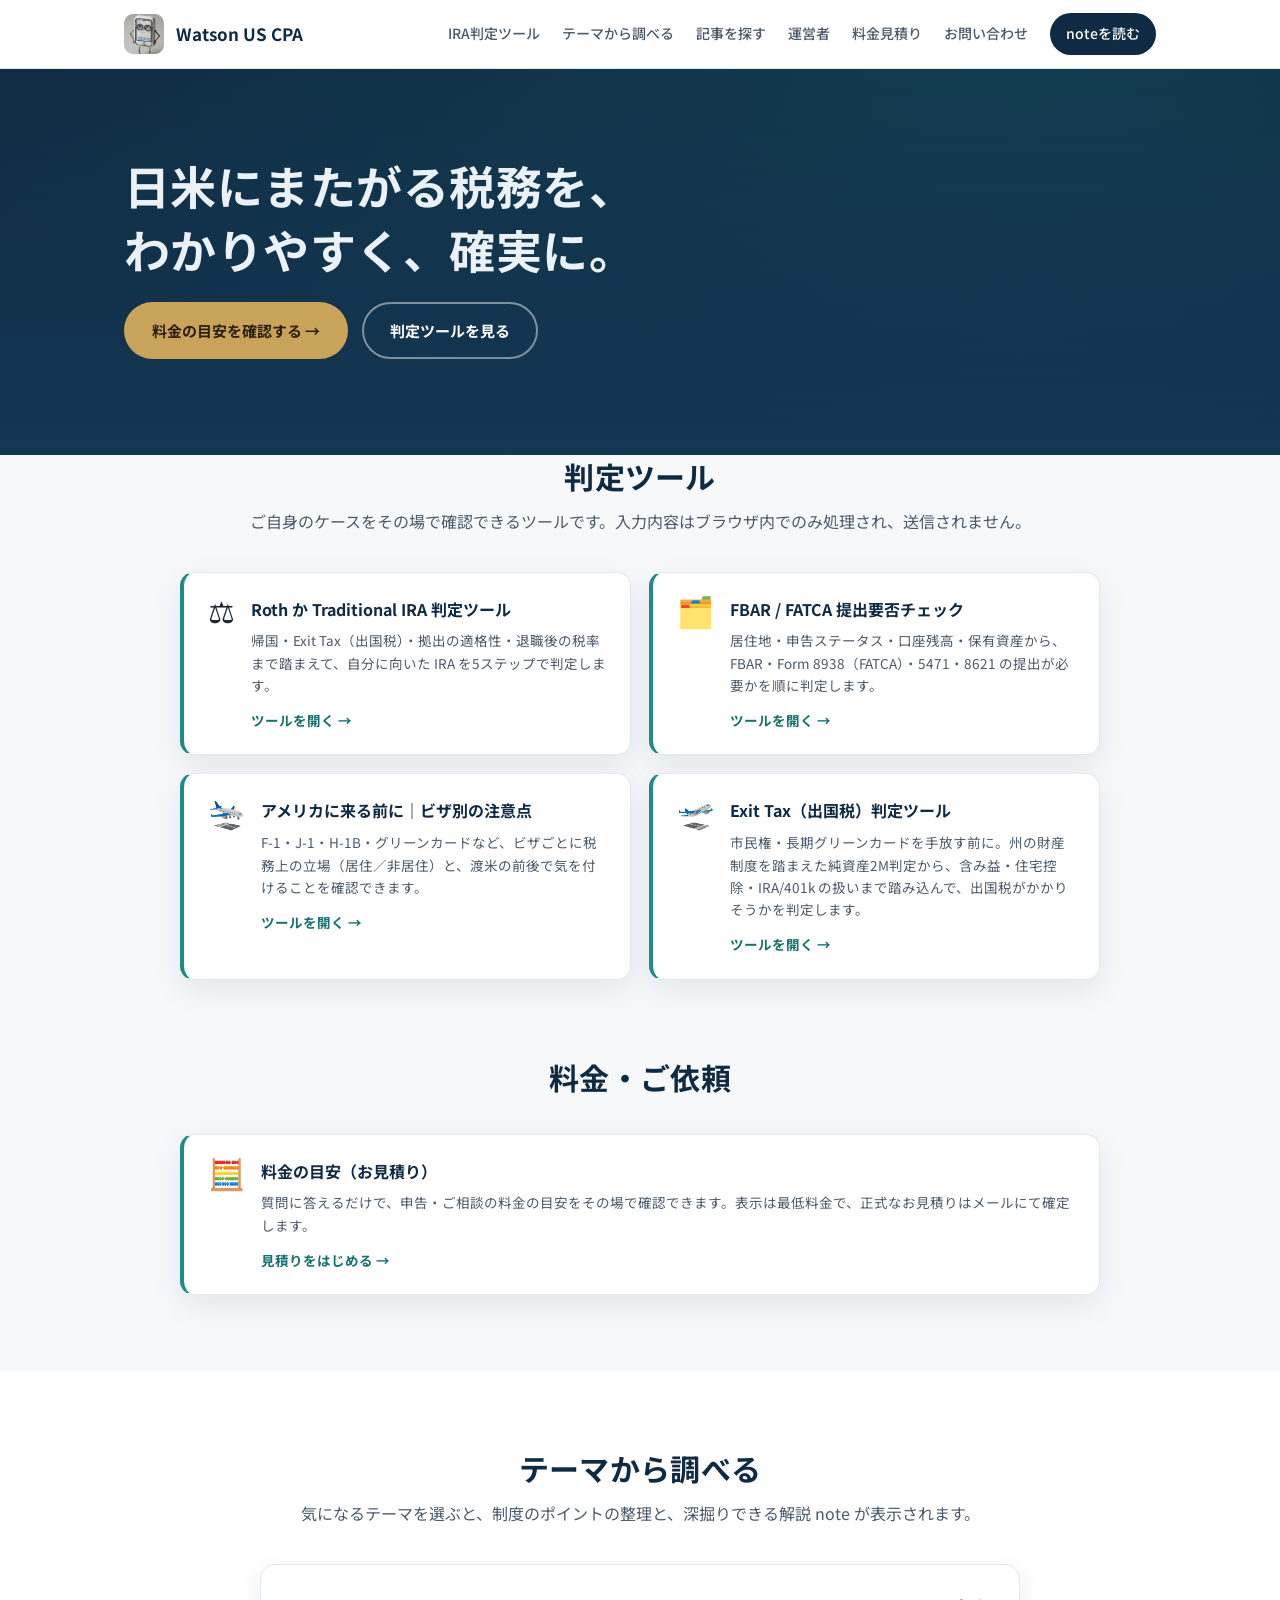
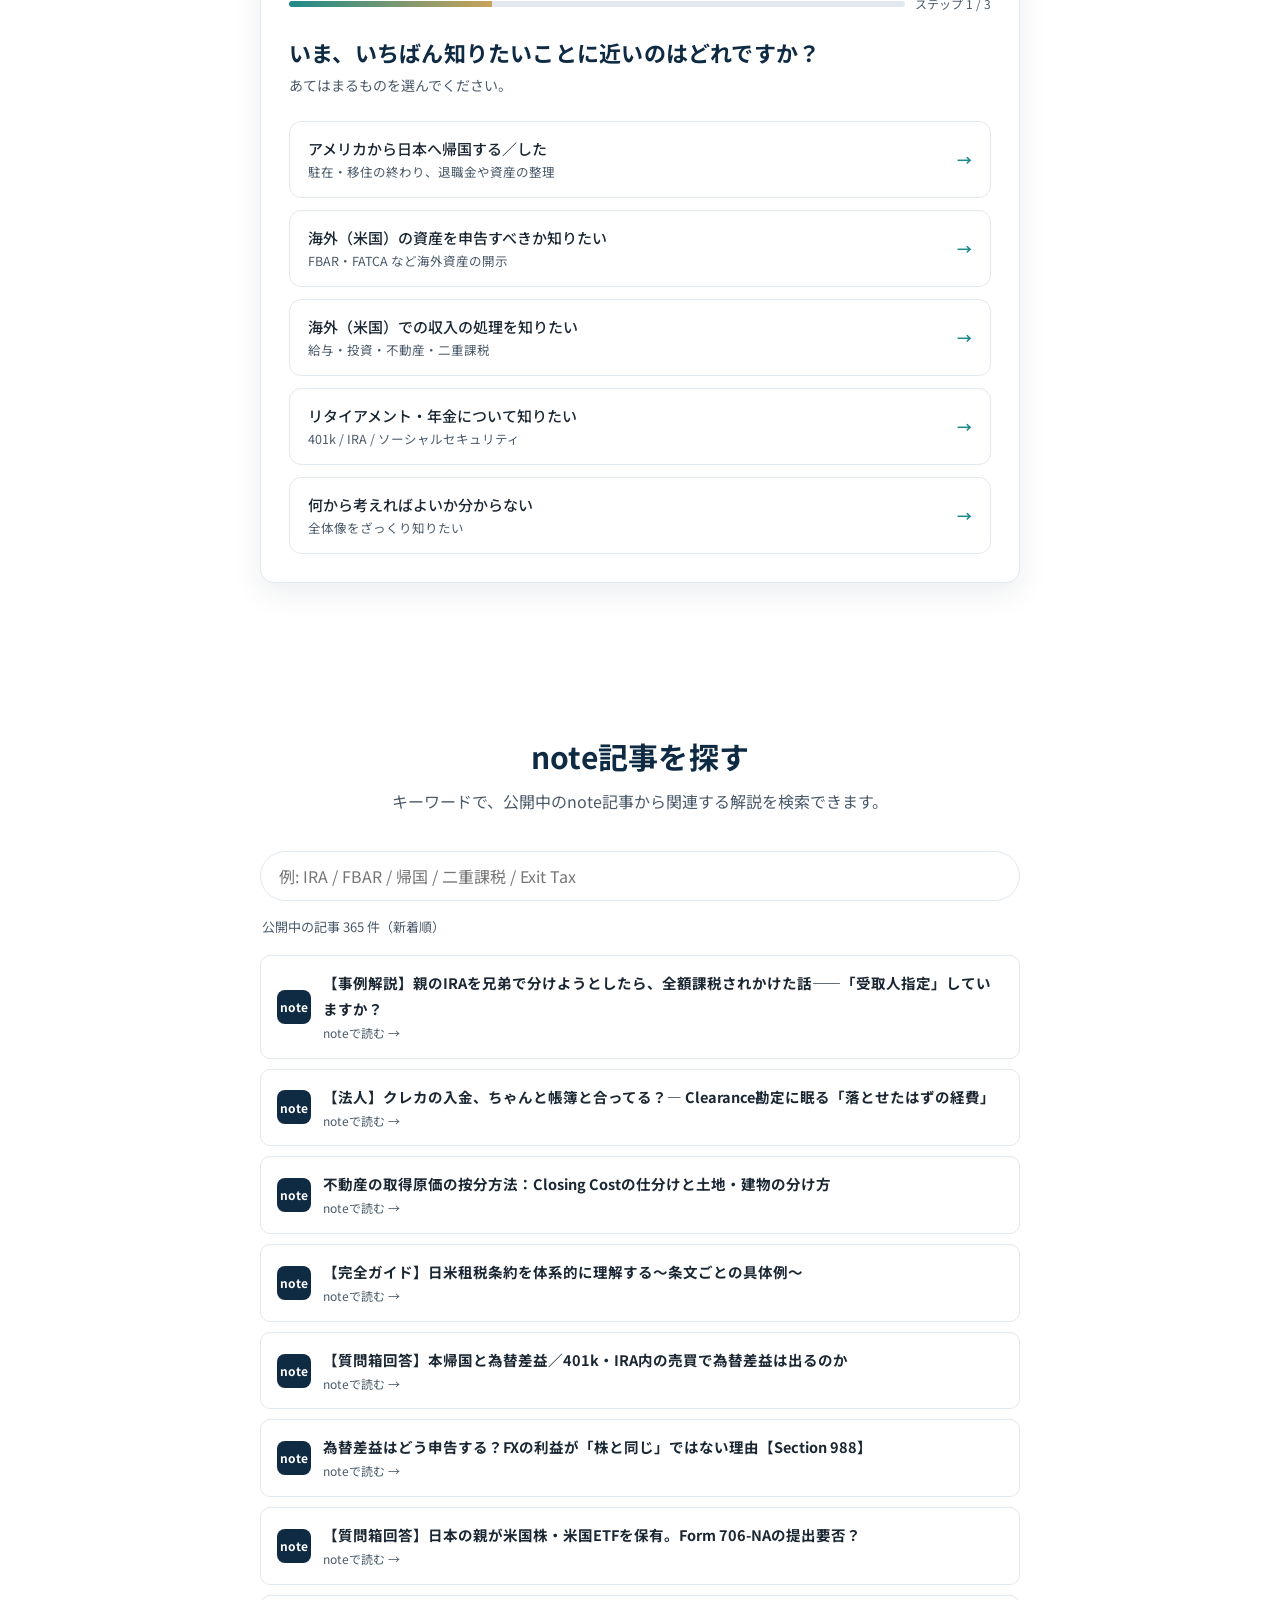
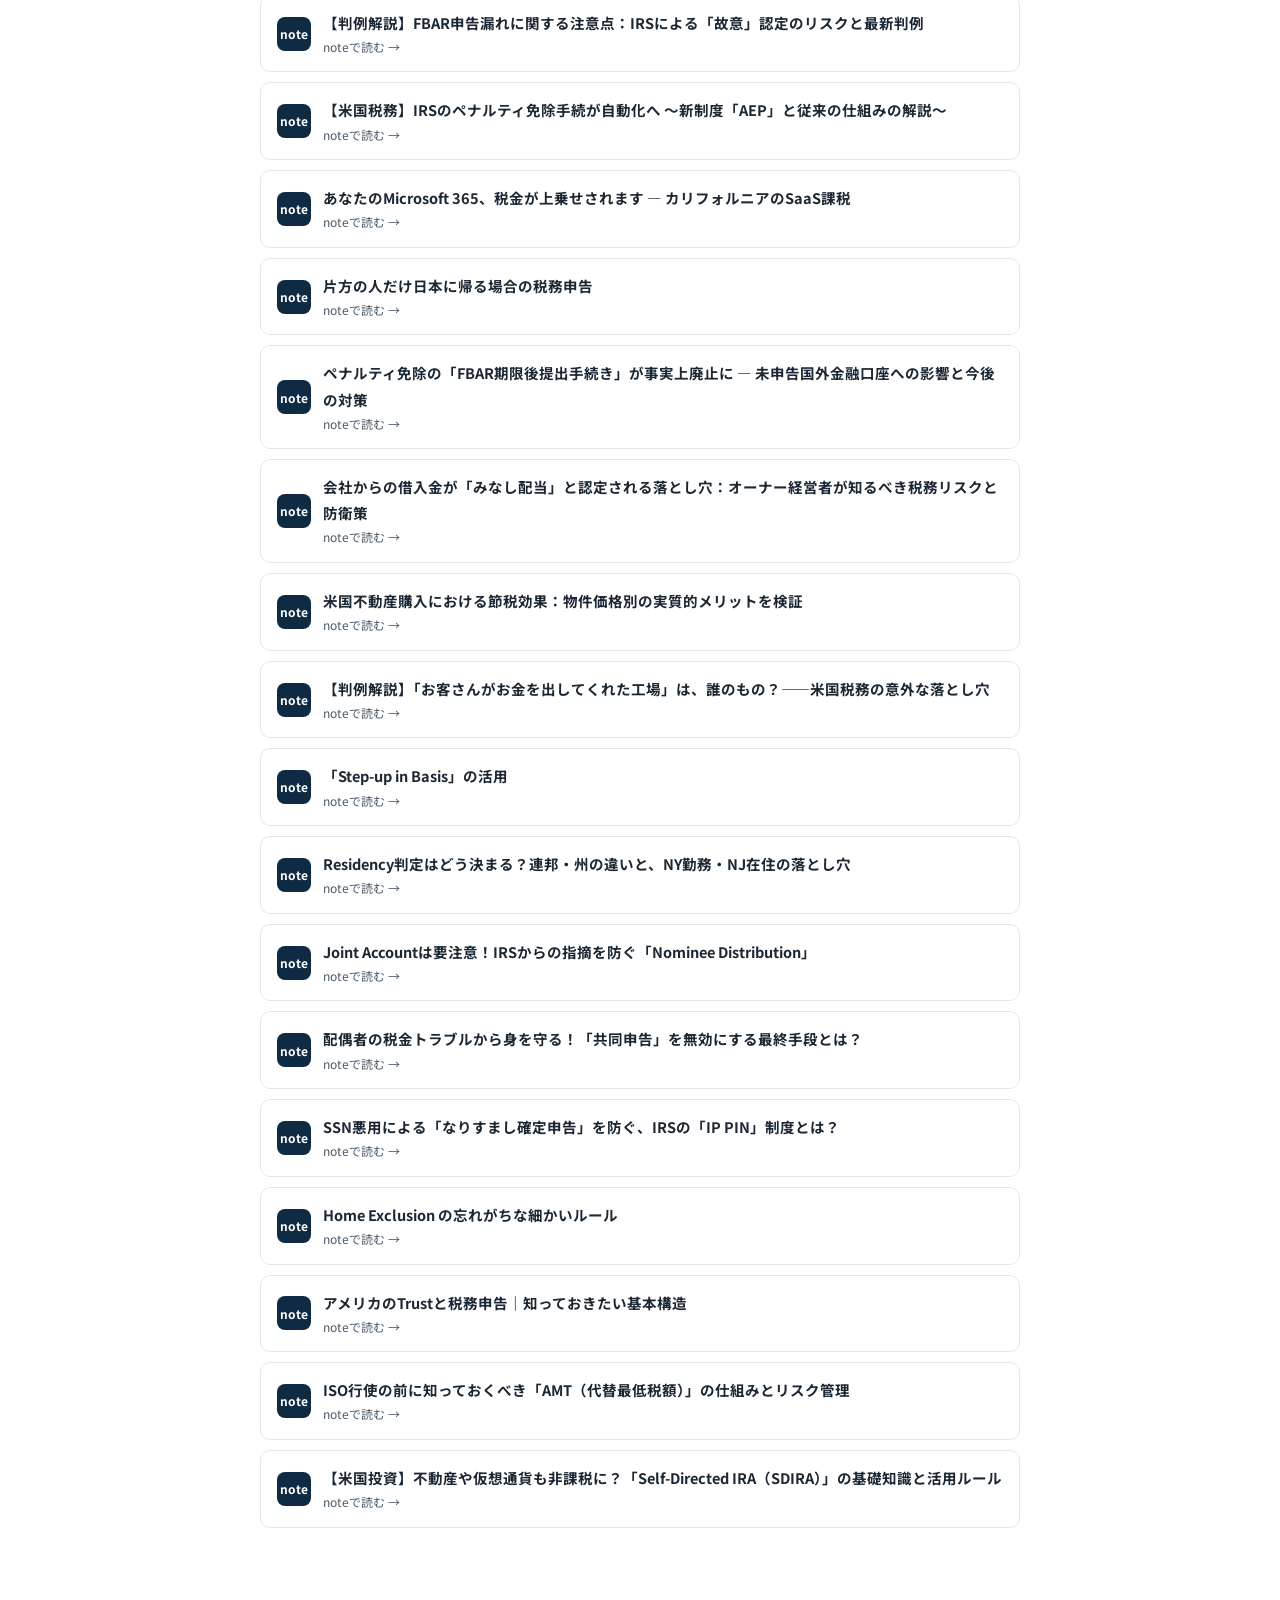
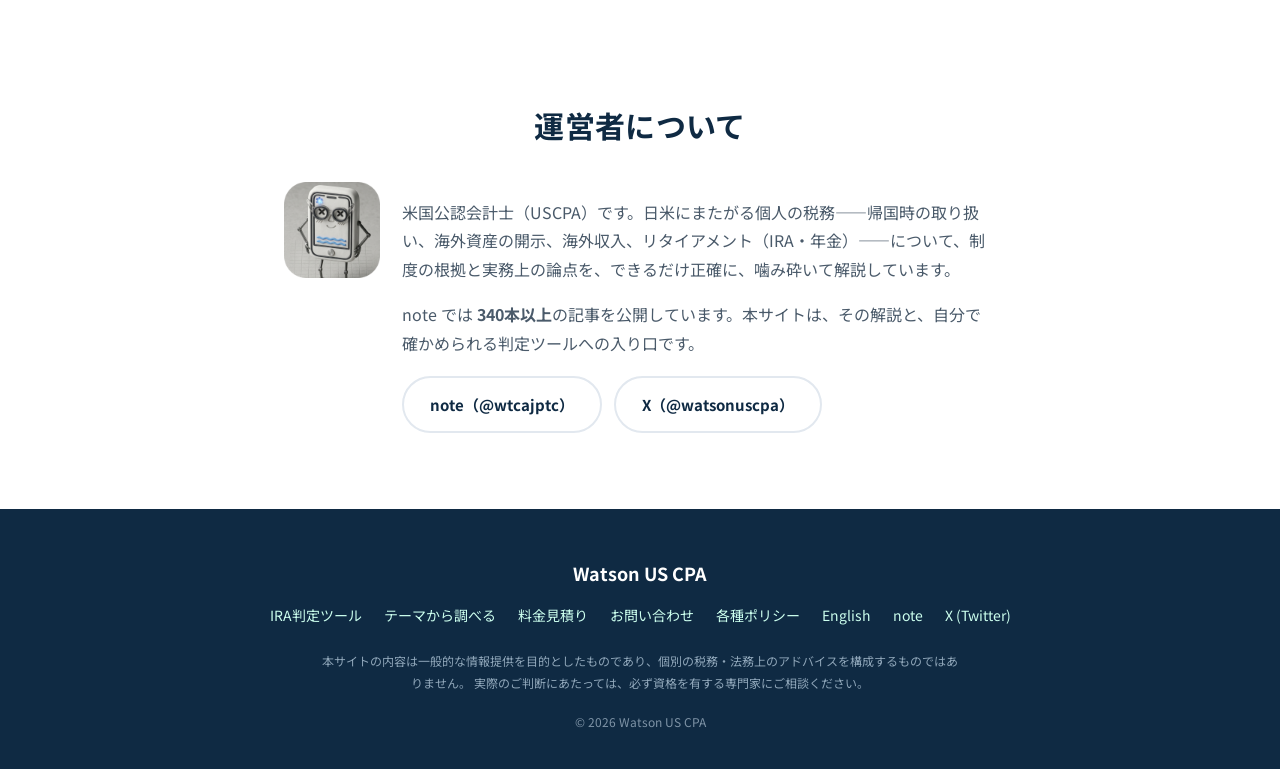
<file: index.html>
<!DOCTYPE html>
<html lang="ja">
<head>
  <meta charset="UTF-8" />
  <meta name="viewport" content="width=device-width, initial-scale=1.0" />
  <title>Watson US CPA ｜ 日米にまたがる税務の実務解説</title>
  <meta name="description" content="米国公認会計士（USCPA）が、日米にまたがる個人の税務——帰国、海外資産の開示（FBAR / FATCA）、海外収入、リタイアメント（IRA・年金）——を実務に基づいて解説します。知りたいテーマから、関連する解説noteと判定ツールにたどり着けます。" />

  <!-- OGP -->
  <meta property="og:type" content="website" />
  <meta property="og:title" content="Watson US CPA ｜ 日米にまたがる税務の実務解説" />
  <meta property="og:description" content="米国公認会計士（USCPA）が、日米にまたがる個人の税務を実務に基づいて解説。帰国・海外資産開示・海外収入・IRA / 年金。" />
  <meta name="twitter:card" content="summary" />
  <meta name="twitter:site" content="@watsonuscpa" />

  <link rel="icon" type="image/png" href="assets/img/favicon.png" />
  <link rel="apple-touch-icon" href="assets/img/apple-touch-icon.png" />

  <link rel="preconnect" href="https://fonts.googleapis.com" />
  <link rel="preconnect" href="https://fonts.gstatic.com" crossorigin />
  <link href="https://fonts.googleapis.com/css2?family=Noto+Sans+JP:wght@400;500;700&display=swap" rel="stylesheet" />
  <link rel="stylesheet" href="assets/css/style.css" />
</head>
<body>
  <!-- ===== Header ===== -->
  <header class="site-header">
    <div class="container header-inner">
      <a class="brand" href="#top">
        <img class="brand-mark" src="assets/img/avatar.png" alt="Watson US CPA" width="40" height="40" />
        <span class="brand-text">
          <strong>Watson US CPA</strong>
        </span>
      </a>
      <nav class="site-nav">
        <a href="ira/">IRA判定ツール</a>
        <a href="#diagnosis">テーマから調べる</a>
        <a href="#notes">記事を探す</a>
        <a href="#about">運営者</a>
        <a href="intake/">料金見積り</a>
        <a href="contact/">お問い合わせ</a>
        <a class="nav-cta" href="https://note.com/wtcajptc" target="_blank" rel="noopener">noteを読む</a>
      </nav>
    </div>
  </header>

  <main id="top">
    <!-- ===== Hero ===== -->
    <section class="hero">
      <div class="container hero-inner">
        <h1>日米にまたがる税務を、<br />わかりやすく、確実に。</h1>
        <div class="hero-actions">
          <a class="btn btn-primary" href="intake/">料金の目安を確認する →</a>
          <a class="btn btn-ghost" href="#tools">判定ツールを見る</a>
        </div>
      </div>
    </section>

    <!-- ===== Tools ===== -->
    <section id="tools" class="tools">
      <div class="container">
        <header class="section-head">
          <h2>判定ツール</h2>
          <p>ご自身のケースをその場で確認できるツールです。入力内容はブラウザ内でのみ処理され、送信されません。</p>
        </header>
        <div id="tools-list" class="tools-grid"></div>
        <noscript>
          <p class="noscript-msg" style="text-align:center;">
            <a href="ira/">Roth か Traditional IRA 判定ツールを開く →</a>
          </p>
        </noscript>
      </div>
    </section>

    <!-- ===== Pricing ===== -->
    <section id="pricing" class="tools">
      <div class="container">
        <header class="section-head">
          <h2>料金・ご依頼</h2>
        </header>
        <div class="tools-grid">
          <a class="tool-card" href="intake/">
            <span class="tool-card-emoji">🧮</span>
            <span class="tool-card-body">
              <strong>料金の目安（お見積り）</strong>
              <span class="tool-card-desc">質問に答えるだけで、申告・ご相談の料金の目安をその場で確認できます。表示は最低料金で、正式なお見積りはメールにて確定します。</span>
              <span class="tool-card-cta">見積りをはじめる →</span>
            </span>
          </a>
        </div>
      </div>
    </section>

    <!-- ===== Diagnosis ===== -->
    <section id="diagnosis" class="diagnosis">
      <div class="container">
        <header class="section-head">
          <h2>テーマから調べる</h2>
          <p>気になるテーマを選ぶと、制度のポイントの整理と、深掘りできる解説 note が表示されます。</p>
        </header>

        <div id="diagnosis-app" class="diagnosis-card">
          <!-- JSが描画します -->
          <noscript>
            <p class="noscript-msg">
              診断機能のご利用には JavaScript を有効にしてください。
              記事は <a href="https://note.com/wtcajptc" target="_blank" rel="noopener">note（@wtcajptc）</a> でもご覧いただけます。
            </p>
          </noscript>
        </div>
      </div>
    </section>

    <!-- ===== Notes search ===== -->
    <section id="notes" class="notes-search">
      <div class="container">
        <header class="section-head">
          <h2>note記事を探す</h2>
          <p>キーワードで、公開中のnote記事から関連する解説を検索できます。</p>
        </header>
        <div class="notes-box">
          <input id="notesSearch" type="search" placeholder="例: IRA / FBAR / 帰国 / 二重課税 / Exit Tax" autocomplete="off" />
          <p id="notesMeta" class="notes-meta"></p>
          <div id="notesList" class="dx-articles"></div>
        </div>
      </div>
    </section>

    <!-- ===== About ===== -->
    <section id="about" class="about">
      <div class="container about-inner">
        <header class="section-head">
          <h2>運営者について</h2>
        </header>
        <div class="about-card">
          <img class="about-avatar" src="assets/img/avatar.png" alt="Watson US CPA" width="96" height="96" />
          <div>
            <p>
              米国公認会計士（USCPA）です。日米にまたがる個人の税務——帰国時の取り扱い、海外資産の開示、海外収入、リタイアメント（IRA・年金）——について、制度の根拠と実務上の論点を、できるだけ正確に、噛み砕いて解説しています。
            </p>
            <p>
              note では <strong>340本以上</strong>の記事を公開しています。本サイトは、その解説と、自分で確かめられる判定ツールへの入り口です。
            </p>
            <p class="about-links">
              <a class="btn btn-outline" href="https://note.com/wtcajptc" target="_blank" rel="noopener">note（@wtcajptc）</a>
              <a class="btn btn-outline" href="https://x.com/watsonuscpa" target="_blank" rel="noopener">X（@watsonuscpa）</a>
            </p>
          </div>
        </div>
      </div>
    </section>
  </main>

  <!-- ===== Footer ===== -->
  <footer class="site-footer">
    <div class="container footer-inner">
      <p class="footer-brand">Watson US CPA</p>
      <nav class="footer-nav">
        <a href="ira/">IRA判定ツール</a>
        <a href="#diagnosis">テーマから調べる</a>
        <a href="intake/">料金見積り</a>
        <a href="contact/">お問い合わせ</a>
        <a href="policies/">各種ポリシー</a>
        <a href="en/">English</a>
        <a href="https://note.com/wtcajptc" target="_blank" rel="noopener">note</a>
        <a href="https://x.com/watsonuscpa" target="_blank" rel="noopener">X (Twitter)</a>
      </nav>
      <p class="footer-disclaimer">
        本サイトの内容は一般的な情報提供を目的としたものであり、個別の税務・法務上のアドバイスを構成するものではありません。
        実際のご判断にあたっては、必ず資格を有する専門家にご相談ください。
      </p>
      <p class="footer-copy">© <span id="year"></span> Watson US CPA</p>
    </div>
  </footer>

  <script src="assets/js/notes.js"></script>
  <script src="assets/js/content.js?v=20260614b"></script>
  <script src="assets/js/app.js?v=20260614a"></script>
</body>
</html>
</file>
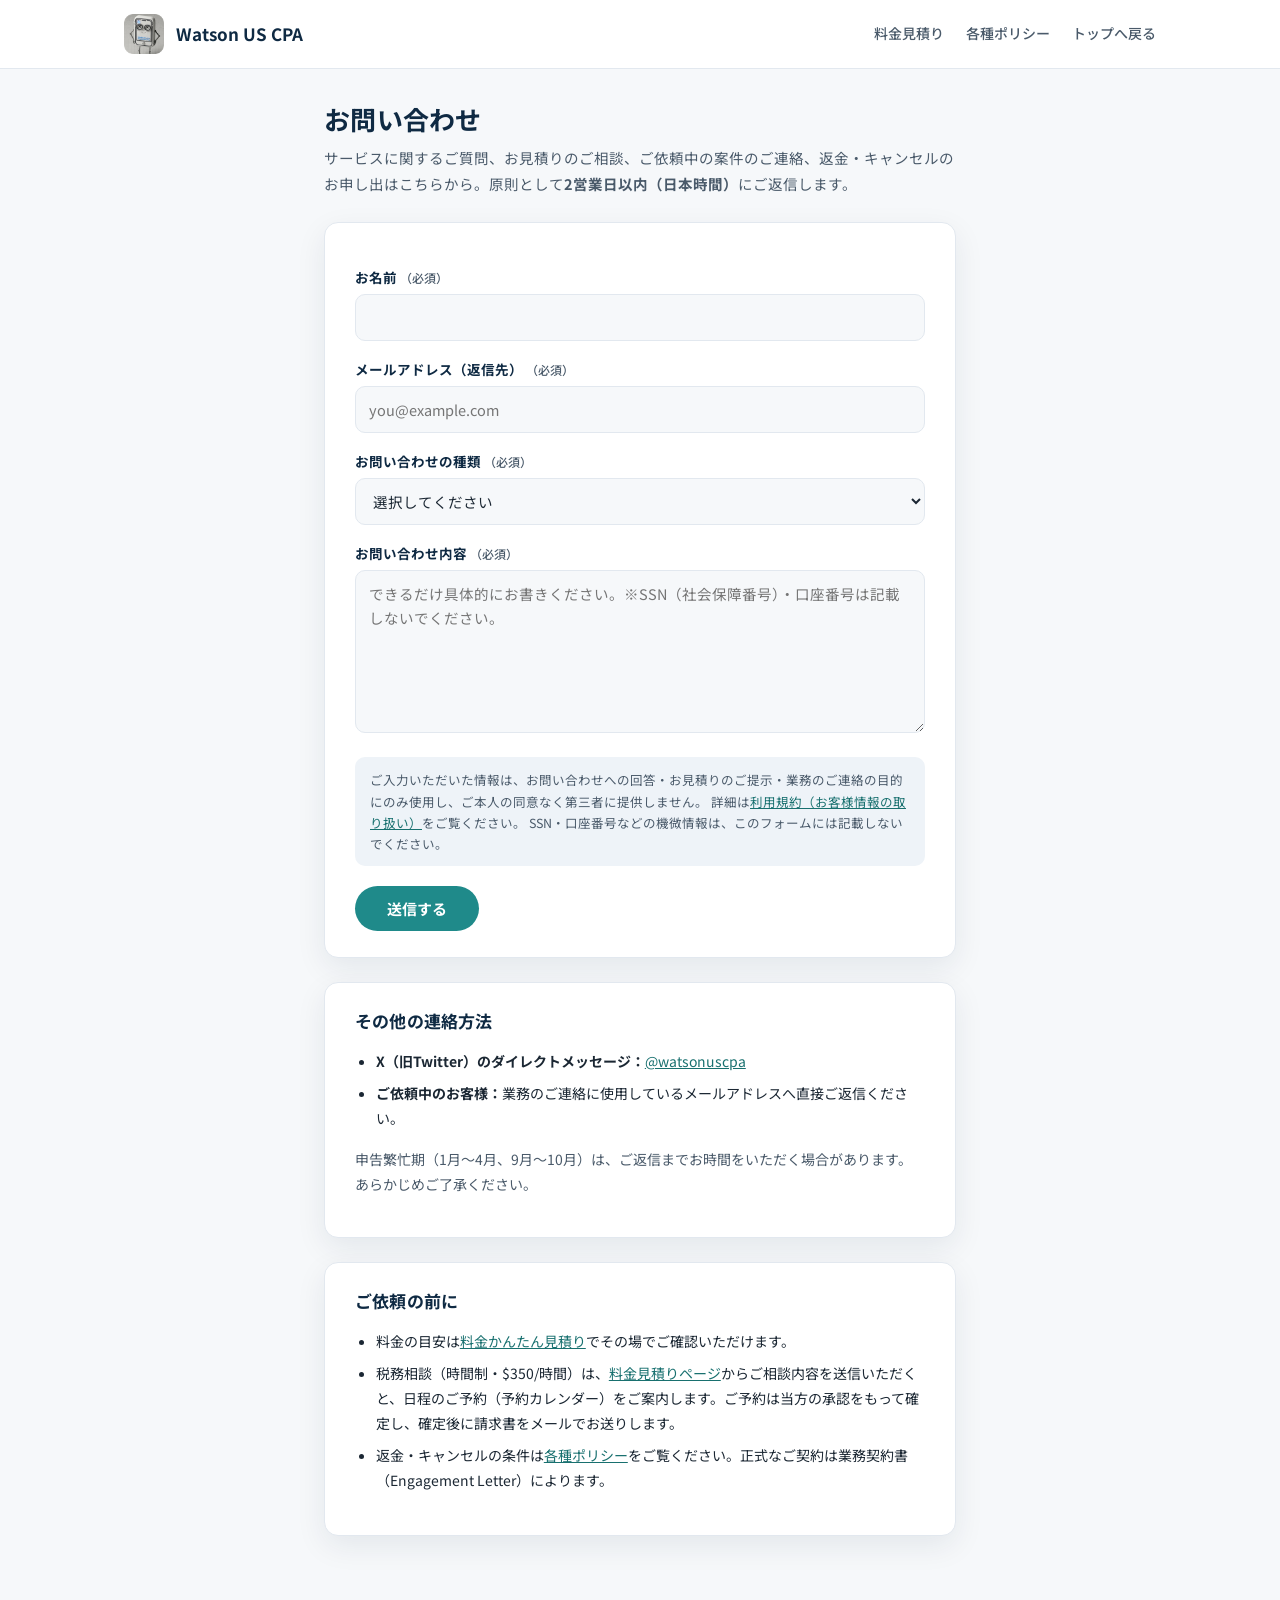
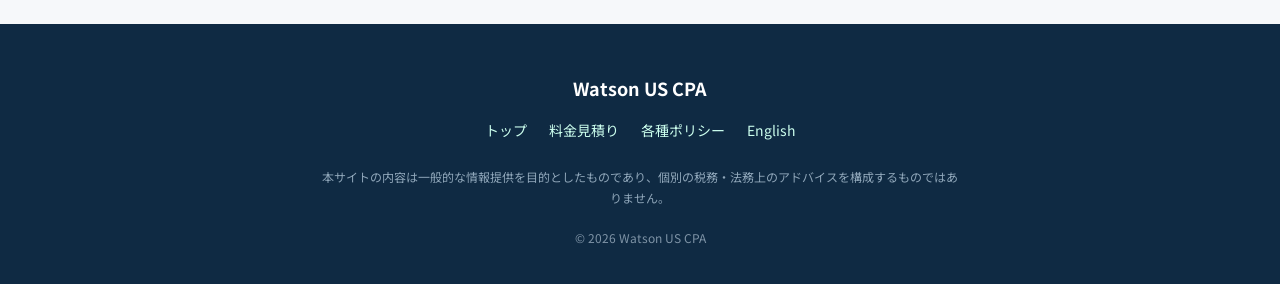
<file: contact/index.html>
<!DOCTYPE html>
<html lang="ja">
<head>
<meta charset="utf-8" />
<meta name="viewport" content="width=device-width, initial-scale=1" />
<title>お問い合わせ ｜ Watson US CPA</title>
<meta name="description" content="Watson US CPA へのお問い合わせフォームです。米国税務申告・税務相談に関するご質問、お見積り、ご依頼中の案件のご連絡はこちらから。2営業日以内にご返信します。" />

<link rel="icon" type="image/png" href="../assets/img/favicon.png" />
<link rel="apple-touch-icon" href="../assets/img/apple-touch-icon.png" />

<link rel="preconnect" href="https://fonts.googleapis.com" />
<link rel="preconnect" href="https://fonts.gstatic.com" crossorigin />
<link href="https://fonts.googleapis.com/css2?family=Noto+Sans+JP:wght@400;500;700&display=swap" rel="stylesheet" />
<link rel="stylesheet" href="../assets/css/style.css" />
<style>
  main.contact{ max-width:680px; margin:0 auto; padding:2rem 1.5rem 4rem; }
  main.contact h1{ font-size:26px; color:var(--navy); margin:0 0 .5rem; }
  main.contact .lead{ color:var(--ink-soft); font-size:14.5px; margin:0 0 1.5rem; }
  .card{ background:var(--surface); border:1px solid var(--line); border-radius:var(--radius); box-shadow:var(--shadow); padding:26px 30px; margin-bottom:1.5rem; }
  .card h2{ font-size:17px; color:var(--navy); margin:0 0 .75rem; }
  .card p, .card li{ font-size:14px; }
  .cform label{ display:block; font-size:13.5px; font-weight:700; color:var(--navy); margin:1rem 0 .3rem; }
  .cform label .opt-tag{ font-weight:500; color:var(--ink-soft); font-size:12px; }
  .cform input, .cform select, .cform textarea{ width:100%; box-sizing:border-box; font-family:inherit; font-size:14.5px; line-height:1.6; color:var(--ink); background:var(--bg); border:1px solid var(--line); border-radius:10px; padding:11px 13px; }
  .cform input:focus, .cform select:focus, .cform textarea:focus{ outline:none; border-color:var(--teal); }
  .cform textarea{ resize:vertical; }
  .cform .privacy{ background:#eef3f8; border-radius:10px; padding:12px 15px; font-size:12.5px; color:var(--ink-soft); margin-top:1rem; line-height:1.7; }
  .cform .btn-send{ font-family:inherit; font-size:15px; font-weight:700; color:#fff; background:var(--teal); border:none; border-radius:999px; padding:12px 32px; cursor:pointer; margin-top:1.25rem; }
  .cform .btn-send:hover{ background:var(--teal-600); }
  .cform .btn-send:disabled{ opacity:.5; cursor:default; }
  .form-ok{ display:none; background:#e3f4f1; color:#18706f; border-radius:10px; padding:14px 18px; font-size:14px; margin-top:1rem; }
  .form-err{ display:none; background:#fbeaea; color:#a32d2d; border-radius:10px; padding:12px 16px; font-size:13px; margin-top:1rem; }
  .alt-list{ padding-left:1.3rem; }
  .alt-list li{ margin:.4rem 0; }
  @media (max-width:640px){ .card{ padding:20px 18px; } }
</style>
</head>
<body>

<header class="site-header">
  <div class="container header-inner">
    <a class="brand" href="../index.html">
      <img class="brand-mark" src="../assets/img/avatar.png" alt="" width="40" height="40" />
      <span class="brand-text"><strong>Watson US CPA</strong></span>
    </a>
    <nav class="site-nav">
      <a href="../intake/">料金見積り</a>
      <a href="../policies/">各種ポリシー</a>
      <a href="../index.html">トップへ戻る</a>
    </nav>
  </div>
</header>

<main class="contact">
  <h1>お問い合わせ</h1>
  <p class="lead">サービスに関するご質問、お見積りのご相談、ご依頼中の案件のご連絡、返金・キャンセルのお申し出はこちらから。原則として<strong>2営業日以内（日本時間）</strong>にご返信します。</p>

  <div class="card">
    <form class="cform" id="contactform" name="contact" method="POST" data-netlify="true" netlify-honeypot="bot-field">
      <input type="hidden" name="form-name" value="contact" />
      <p style="display:none"><label>この欄は空のままにしてください<input name="bot-field" /></label></p>

      <label for="c-name">お名前 <span class="opt-tag">（必須）</span></label>
      <input id="c-name" name="name" type="text" required autocomplete="name" />

      <label for="c-email">メールアドレス（返信先） <span class="opt-tag">（必須）</span></label>
      <input id="c-email" name="email" type="email" required autocomplete="email" placeholder="you@example.com" />

      <label for="c-topic">お問い合わせの種類 <span class="opt-tag">（必須）</span></label>
      <select id="c-topic" name="topic" required>
        <option value="">選択してください</option>
        <option value="見積り・新規のご依頼">お見積り・新規のご依頼について</option>
        <option value="依頼中の案件">ご依頼中の案件について</option>
        <option value="返金・キャンセル">返金・キャンセルのお申し出</option>
        <option value="税務相談の予約">税務相談（時間制）のご予約</option>
        <option value="その他">その他</option>
      </select>

      <label for="c-message">お問い合わせ内容 <span class="opt-tag">（必須）</span></label>
      <textarea id="c-message" name="message" rows="6" required placeholder="できるだけ具体的にお書きください。※SSN（社会保障番号）・口座番号は記載しないでください。"></textarea>

      <div class="privacy">
        ご入力いただいた情報は、お問い合わせへの回答・お見積りのご提示・業務のご連絡の目的にのみ使用し、ご本人の同意なく第三者に提供しません。
        詳細は<a href="../policies/#terms">利用規約（お客様情報の取り扱い）</a>をご覧ください。
        SSN・口座番号などの機微情報は、このフォームには記載しないでください。
      </div>

      <button class="btn-send" type="submit">送信する</button>
      <div class="form-ok" id="form-ok">送信しました。内容を確認のうえ、ご入力のメールアドレスへ<b>2営業日以内</b>にご返信いたします。</div>
      <div class="form-err" id="form-err">送信できませんでした。時間をおいて再度お試しいただくか、下記の別の連絡方法をご利用ください。</div>
    </form>
  </div>

  <div class="card">
    <h2>その他の連絡方法</h2>
    <ul class="alt-list">
      <li><strong>X（旧Twitter）のダイレクトメッセージ：</strong><a href="https://x.com/watsonuscpa" target="_blank" rel="noopener">@watsonuscpa</a></li>
      <li><strong>ご依頼中のお客様：</strong>業務のご連絡に使用しているメールアドレスへ直接ご返信ください。</li>
    </ul>
    <p style="color:var(--ink-soft)">申告繁忙期（1月〜4月、9月〜10月）は、ご返信までお時間をいただく場合があります。あらかじめご了承ください。</p>
  </div>

  <div class="card">
    <h2>ご依頼の前に</h2>
    <ul class="alt-list">
      <li>料金の目安は<a href="../intake/">料金かんたん見積り</a>でその場でご確認いただけます。</li>
      <li>税務相談（時間制・$350/時間）は、<a href="../intake/?type=consult">料金見積りページ</a>からご相談内容を送信いただくと、日程のご予約（予約カレンダー）をご案内します。ご予約は当方の承認をもって確定し、確定後に請求書をメールでお送りします。</li>
      <li>返金・キャンセルの条件は<a href="../policies/">各種ポリシー</a>をご覧ください。正式なご契約は業務契約書（Engagement Letter）によります。</li>
    </ul>
  </div>
</main>

<footer class="site-footer">
  <div class="container footer-inner">
    <p class="footer-brand">Watson US CPA</p>
    <nav class="footer-nav">
      <a href="../index.html">トップ</a>
      <a href="../intake/">料金見積り</a>
      <a href="../policies/">各種ポリシー</a>
      <a href="../en/">English</a>
    </nav>
    <p class="footer-disclaimer">
      本サイトの内容は一般的な情報提供を目的としたものであり、個別の税務・法務上のアドバイスを構成するものではありません。
    </p>
    <p class="footer-copy">© <span id="year"></span> Watson US CPA</p>
  </div>
</footer>

<script>
document.getElementById('year').textContent = new Date().getFullYear();

// Netlify Forms へ AJAX 送信
document.getElementById('contactform').addEventListener('submit', function(e){
  e.preventDefault();
  const form = e.target;
  const btn = form.querySelector('.btn-send');
  btn.disabled = true; btn.textContent = '送信中…';
  fetch('/', {
    method: 'POST',
    headers: { 'Content-Type': 'application/x-www-form-urlencoded' },
    body: new URLSearchParams(new FormData(form)).toString(),
  }).then(res => {
    if (!res.ok) throw new Error(res.status);
    document.getElementById('form-ok').style.display = 'block';
    document.getElementById('form-err').style.display = 'none';
    form.querySelectorAll('input:not([type=hidden]),select,textarea,button').forEach(el => el.disabled = true);
    btn.textContent = '送信済み';
  }).catch(() => {
    document.getElementById('form-err').style.display = 'block';
    btn.disabled = false; btn.textContent = '送信する';
  });
});
</script>
</body>
</html>
</file>
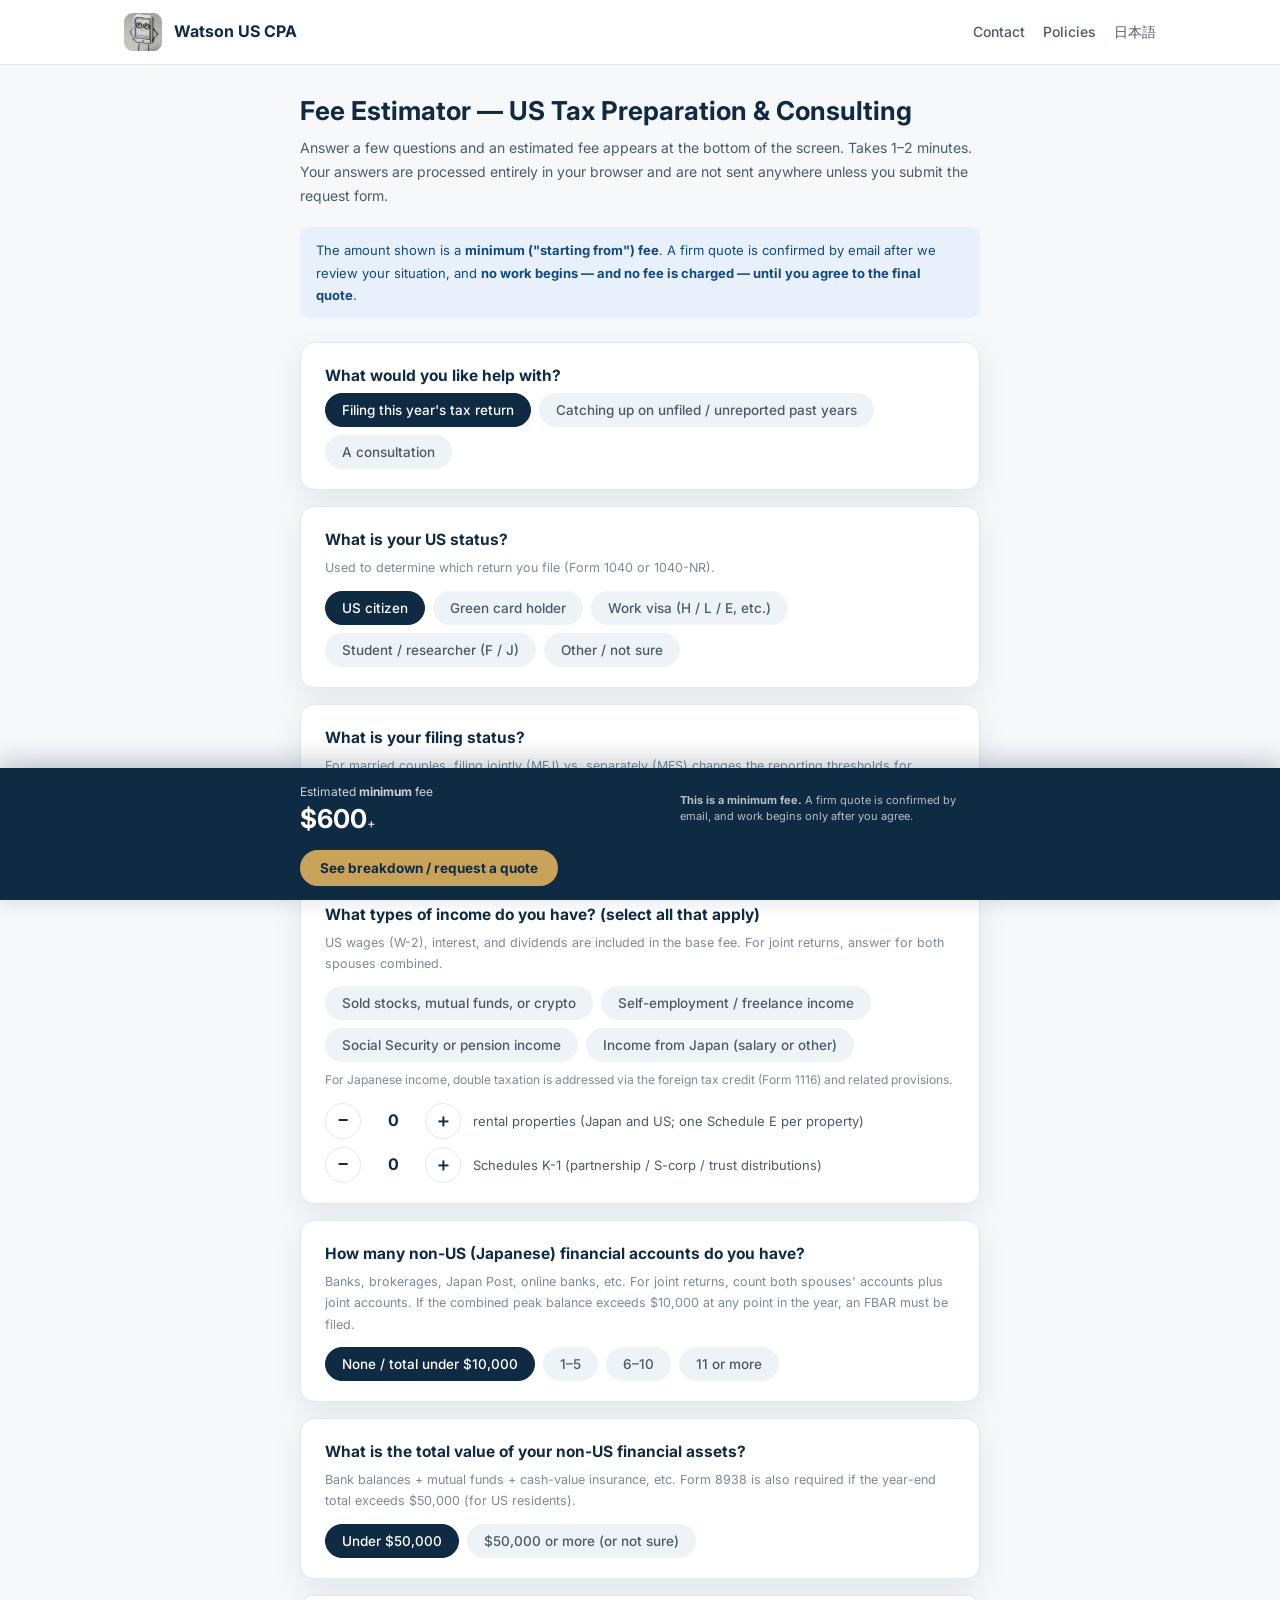
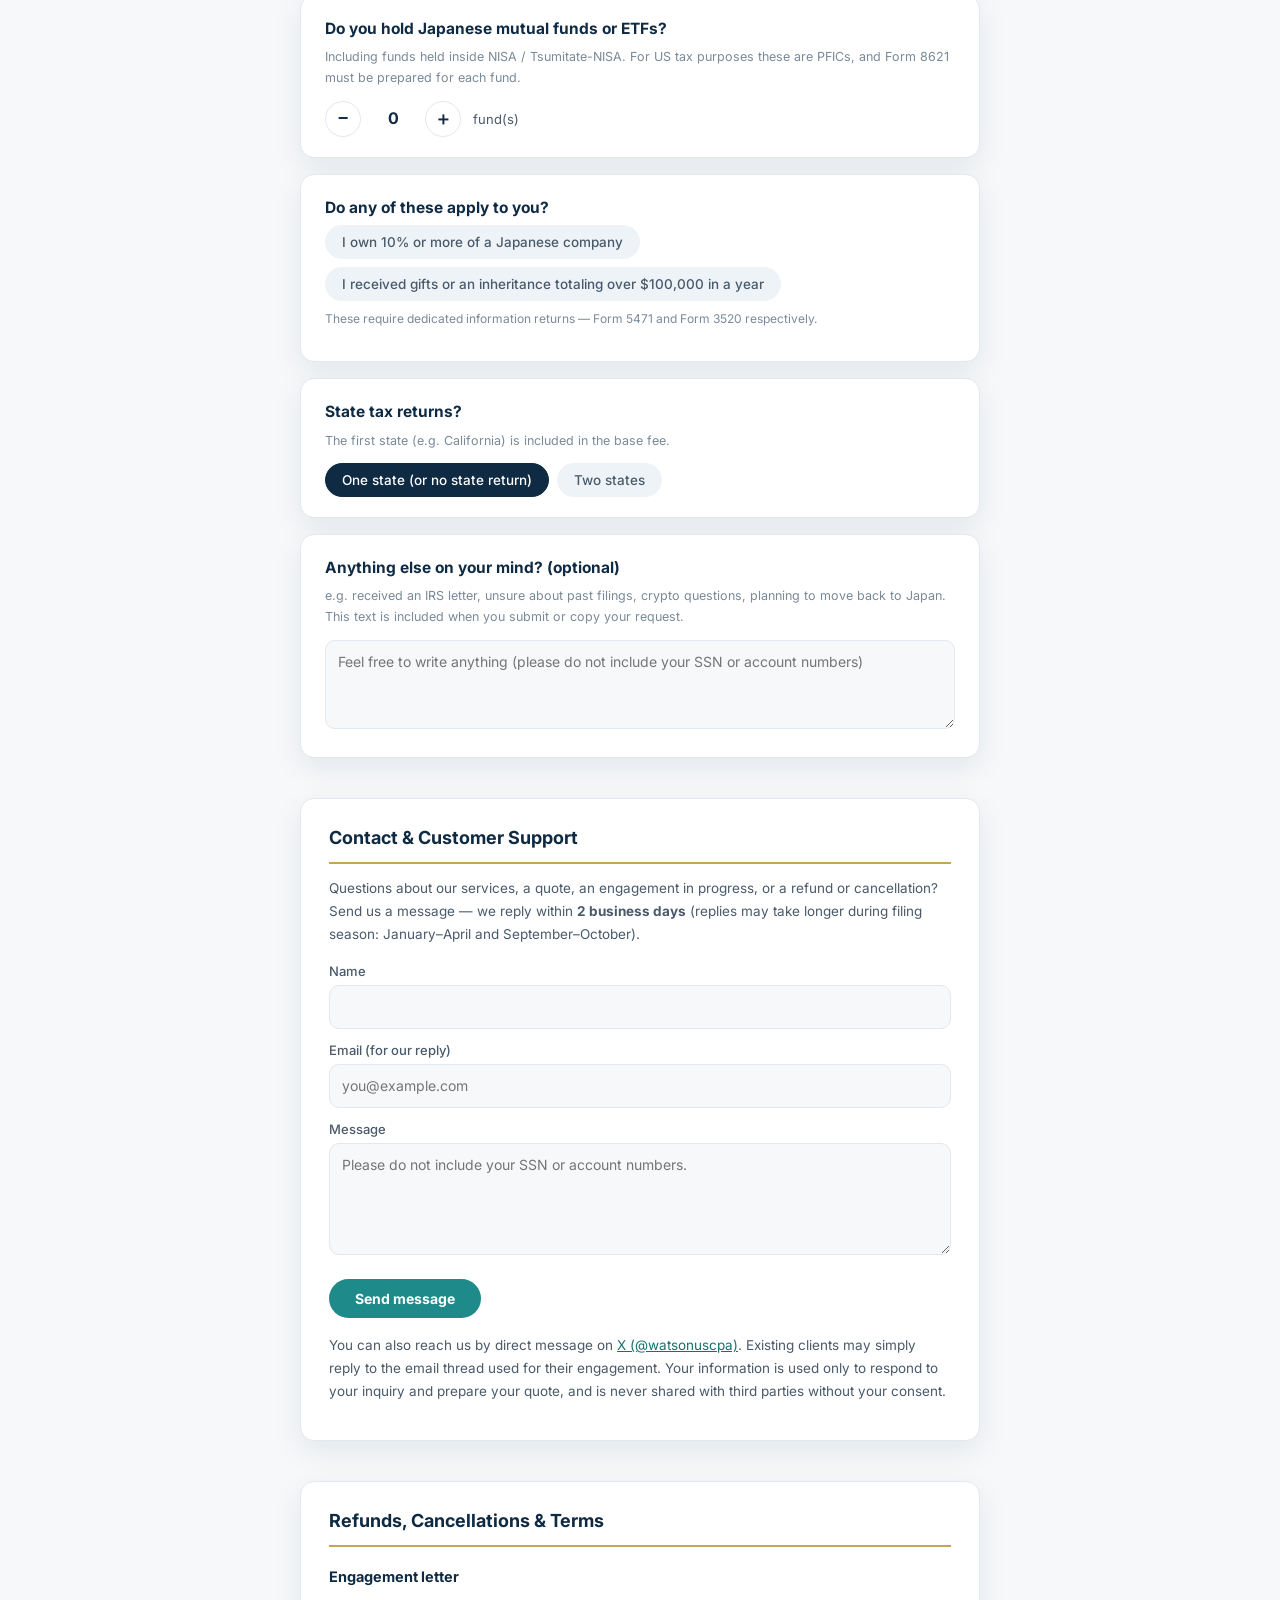
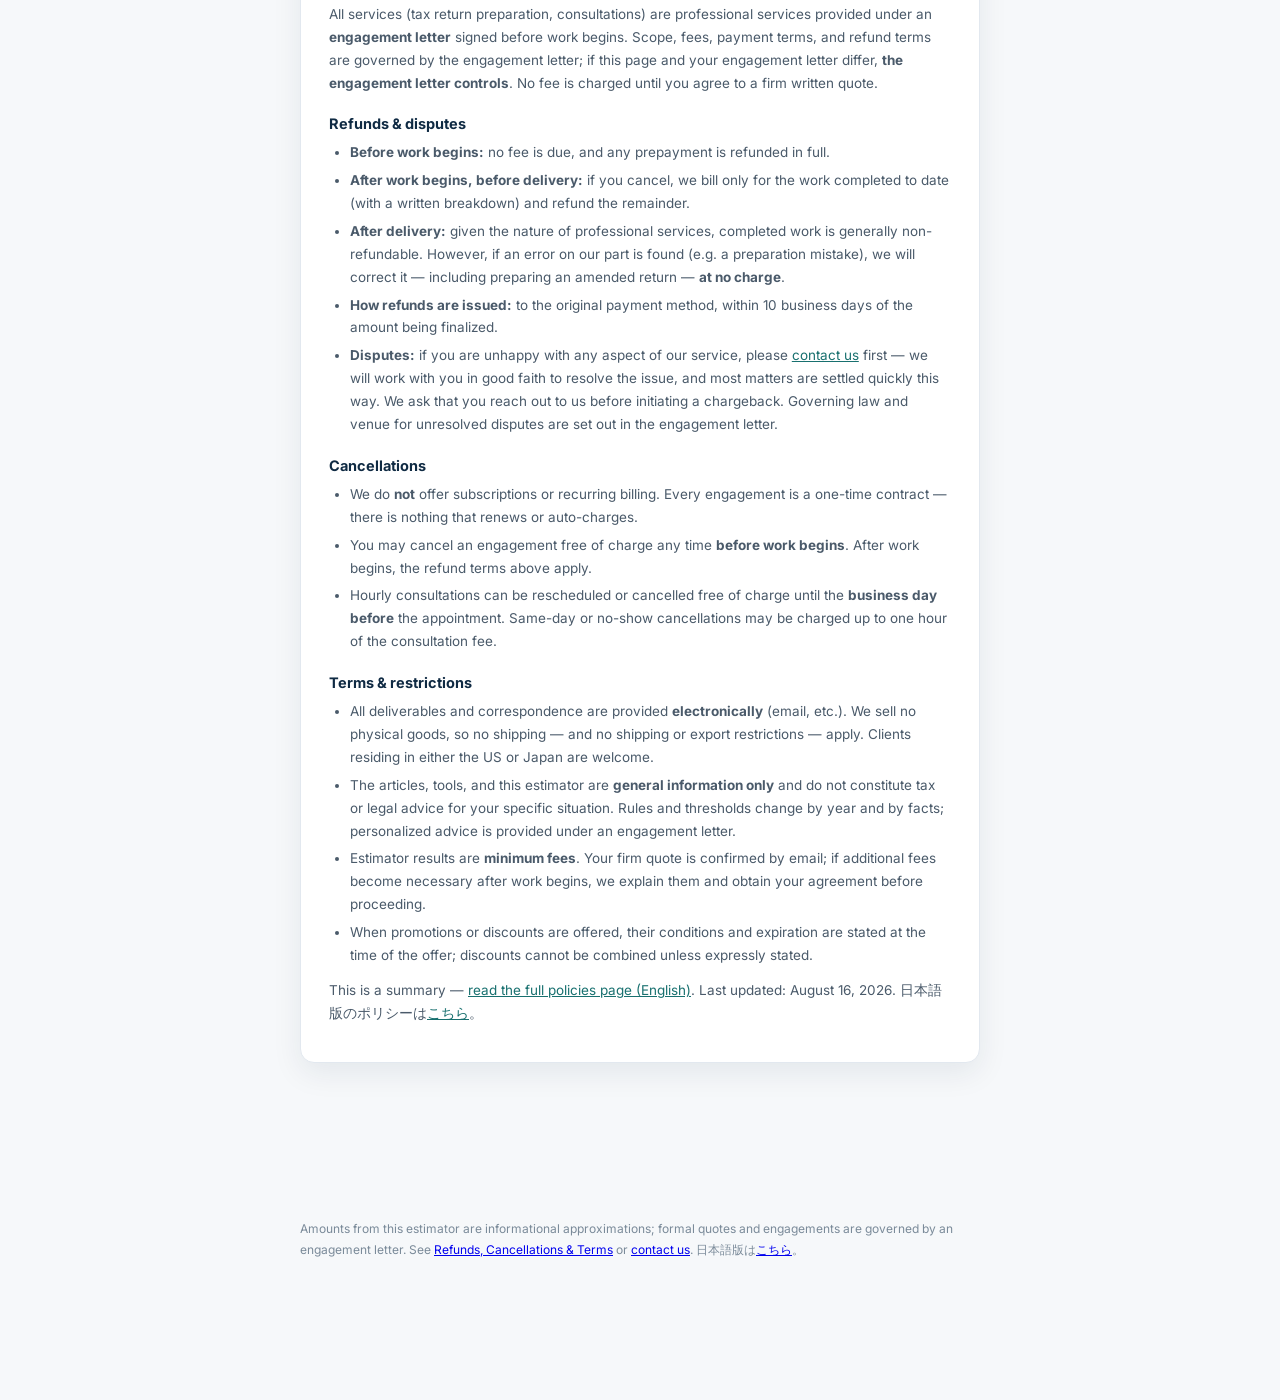
<file: en/index.html>
<!DOCTYPE html>
<html lang="en">
<head>
<meta charset="utf-8" />
<meta name="viewport" content="width=device-width, initial-scale=1" />
<title>Fee Estimator | Watson US CPA</title>
<meta name="description" content="Get an instant fee estimate for US tax preparation (Form 1040 / FBAR / PFIC / Streamlined Procedures) and tax consultations for US-Japan cross-border individuals, by a US CPA. Everything is calculated in your browser." />

<link rel="icon" type="image/png" href="../assets/img/favicon.png" />
<link rel="apple-touch-icon" href="../assets/img/apple-touch-icon.png" />

<link rel="preconnect" href="https://fonts.googleapis.com" />
<link rel="preconnect" href="https://fonts.gstatic.com" crossorigin />
<link href="https://fonts.googleapis.com/css2?family=Inter:wght@400;500;700&display=swap" rel="stylesheet" />
<style>
  :root {
    --navy:#0f2a43; --navy-700:#16395a; --teal:#1f8a8a; --teal-600:#18706f; --gold:#c9a35a;
    --bg-primary:#ffffff; --bg-secondary:#f6f8fa; --bg-tertiary:#eef3f8;
    --bg-info:#e8f1fb; --bg-warning:#f7efdd; --bg-success:#e3f4f1;
    --tx-primary:#1b2733; --tx-secondary:#4a5a6a; --tx-tertiary:#7a8a99;
    --tx-info:#11497e; --tx-warning:#8a6516; --tx-success:#18706f;
    --line:#e2e8ef;
    --r-md:10px; --r-lg:14px;
    --shadow:0 10px 30px rgba(15,42,67,0.08);
    --font:"Inter", system-ui, -apple-system, "Segoe UI", Helvetica, Arial, sans-serif;
  }
  *{ box-sizing:border-box; }
  body{ margin:0; font-family:var(--font); color:var(--tx-primary); line-height:1.7; background:var(--bg-secondary); -webkit-font-smoothing:antialiased; }

  .site-header{ position:sticky; top:0; z-index:50; background:rgba(255,255,255,0.92); backdrop-filter:blur(8px); border-bottom:1px solid var(--line); }
  .header-inner{ max-width:1080px; margin:0 auto; padding:0 24px; height:64px; display:flex; align-items:center; justify-content:space-between; }
  .brand{ display:flex; align-items:center; gap:12px; text-decoration:none; color:var(--navy); }
  .brand-mark{ width:38px; height:38px; object-fit:contain; }
  .brand-text{ display:flex; flex-direction:column; line-height:1.2; }
  .brand-text strong{ font-size:16px; font-weight:700; }
  .site-nav{ display:flex; gap:18px; }
  .site-nav a{ text-decoration:none; color:var(--tx-secondary); font-size:14px; font-weight:500; }
  .site-nav a:hover{ color:var(--navy); }

  main{ max-width:720px; margin:0 auto; padding:1.75rem 1.25rem 9rem; }
  h1{ font-size:26px; font-weight:700; margin:0 0 .5rem; color:var(--navy); line-height:1.35; }
  .lead{ color:var(--tx-secondary); font-size:14px; margin:0 0 1.25rem; }
  .notice{ background:var(--bg-info); color:var(--tx-info); border-radius:var(--r-md); padding:12px 16px; font-size:13px; margin-bottom:1.5rem; }

  .q{ background:var(--bg-primary); border:1px solid var(--line); border-radius:var(--r-lg); box-shadow:var(--shadow); padding:20px 24px; margin-bottom:1rem; }
  .q h2{ font-size:15.5px; font-weight:700; color:var(--navy); margin:0 0 .25rem; }
  .q .hint{ font-size:12.5px; color:var(--tx-tertiary); margin:0 0 .75rem; }
  .opts{ display:flex; flex-wrap:wrap; gap:8px; }
  .opt{ font-family:var(--font); font-size:13.5px; font-weight:500; color:var(--tx-secondary); background:var(--bg-tertiary); border:1.5px solid transparent; border-radius:999px; padding:8px 16px; cursor:pointer; transition:all .12s; }
  .opt:hover{ border-color:var(--teal); color:var(--teal-600); }
  .opt.on{ background:var(--navy); color:#fff; border-color:var(--navy); }
  .stepper{ display:flex; align-items:center; gap:12px; margin-top:.5rem; }
  .stepper button{ width:36px; height:36px; border-radius:50%; border:1.5px solid var(--line); background:var(--bg-primary); font-size:18px; font-weight:700; color:var(--navy); cursor:pointer; }
  .stepper button:hover{ border-color:var(--teal); }
  .stepper .val{ min-width:2.5em; text-align:center; font-size:16px; font-weight:700; color:var(--navy); }
  .stepper .slabel{ font-size:13px; color:var(--tx-secondary); }
  .q .addnote{ font-size:12px; color:var(--tx-tertiary); margin-top:.5rem; }

  /* Estimate bar */
  .estbar{ position:fixed; left:0; right:0; bottom:0; z-index:60; background:var(--navy); color:#fff; box-shadow:0 -6px 24px rgba(15,42,67,0.25); }
  .estbar-inner{ max-width:720px; margin:0 auto; padding:14px 1.25rem; display:flex; align-items:center; justify-content:space-between; gap:16px; flex-wrap:wrap; }
  .est-label{ font-size:12px; opacity:.8; }
  .est-amount{ font-size:26px; font-weight:700; line-height:1.2; }
  .est-amount small{ font-size:13px; font-weight:500; opacity:.85; }
  .est-note{ font-size:11px; opacity:.7; max-width:300px; line-height:1.5; }
  button.detail{ font-family:var(--font); font-size:13.5px; font-weight:700; color:var(--navy); background:var(--gold); border:none; border-radius:999px; padding:10px 20px; cursor:pointer; }
  button.detail:hover{ filter:brightness(1.08); }

  /* Breakdown sheet */
  .sheet{ display:none; position:fixed; inset:0; z-index:70; background:rgba(15,42,67,0.5); }
  .sheet.open{ display:flex; align-items:flex-end; justify-content:center; }
  .sheet-body{ background:var(--bg-primary); width:100%; max-width:720px; max-height:85vh; overflow:auto; border-radius:var(--r-lg) var(--r-lg) 0 0; padding:24px; }
  .sheet-body h2{ font-size:18px; font-weight:700; color:var(--navy); margin:0 0 1rem; }
  table.bd{ width:100%; border-collapse:collapse; font-size:14px; }
  table.bd td{ padding:8px 4px; border-bottom:1px solid var(--line); }
  table.bd td:last-child{ text-align:right; font-weight:700; white-space:nowrap; }
  table.bd tr.total td{ border-bottom:none; font-size:17px; color:var(--navy); font-weight:700; padding-top:14px; }
  .sheet-warn{ background:var(--bg-warning); color:var(--tx-warning); border-radius:var(--r-md); padding:12px 16px; font-size:13px; margin:1rem 0; }
  .sheet-actions{ display:flex; gap:10px; margin-top:1.25rem; flex-wrap:wrap; }
  .sheet-actions button{ font-family:var(--font); font-size:14px; font-weight:700; border-radius:999px; padding:11px 22px; cursor:pointer; border:none; }
  .btn-copy{ background:var(--teal); color:#fff; }
  .btn-copy:hover{ background:var(--teal-600); }
  .btn-close{ background:var(--bg-tertiary); color:var(--tx-secondary); }

  /* Request / contact forms */
  .req-form{ margin-top:1.25rem; border-top:1px solid var(--line); padding-top:1.25rem; }
  .req-form h3{ font-size:15px; font-weight:700; color:var(--navy); margin:0 0 .75rem; }
  .req-form label{ display:block; font-size:13px; font-weight:500; color:var(--tx-secondary); margin:.6rem 0 .2rem; }
  .req-form input, .req-form textarea{ width:100%; font-family:var(--font); font-size:14px; line-height:1.6; color:var(--tx-primary); background:var(--bg-secondary); border:1px solid var(--line); border-radius:var(--r-md); padding:10px 12px; }
  .req-form input:focus, .req-form textarea:focus{ outline:none; border-color:var(--teal); }
  .req-form .btn-send{ font-family:var(--font); font-size:14px; font-weight:700; color:#fff; background:var(--teal); border:none; border-radius:999px; padding:11px 26px; cursor:pointer; margin-top:1rem; }
  .req-form .btn-send:hover{ background:var(--teal-600); }
  .req-form .btn-send:disabled{ opacity:.5; cursor:default; }
  .consent{ display:flex; gap:10px; align-items:flex-start; background:var(--bg-tertiary); border-radius:var(--r-md); padding:12px 14px; margin-top:1rem; font-size:13px; color:var(--tx-secondary); line-height:1.6; cursor:pointer; }
  .consent input{ width:auto; margin-top:4px; accent-color:var(--teal); transform:scale(1.2); cursor:pointer; }
  .consent b{ color:var(--tx-primary); }
  .form-ok{ display:none; background:var(--bg-success); color:var(--tx-success); border-radius:var(--r-md); padding:14px 18px; font-size:14px; margin-top:1rem; }
  .form-err{ display:none; background:#fbeaea; color:#a32d2d; border-radius:var(--r-md); padding:12px 16px; font-size:13px; margin-top:1rem; }

  /* Contact & policies */
  .info-section{ background:var(--bg-primary); border:1px solid var(--line); border-radius:var(--r-lg); box-shadow:var(--shadow); padding:24px 28px; margin-top:2.5rem; }
  .info-section h2{ font-size:18px; font-weight:700; color:var(--navy); margin:0 0 .75rem; padding-bottom:.5rem; border-bottom:2px solid var(--gold); }
  .info-section h3{ font-size:14.5px; font-weight:700; color:var(--navy); margin:1.1rem 0 .3rem; }
  .info-section p, .info-section li{ font-size:13.5px; color:var(--tx-secondary); }
  .info-section ul{ padding-left:1.3rem; margin:.3rem 0; }
  .info-section li{ margin:.3rem 0; }
  .info-section a{ color:var(--teal-600); }

  footer{ max-width:720px; margin:0 auto; padding:0 1.25rem 8rem; color:var(--tx-tertiary); font-size:12px; }
</style>
</head>
<body>

<header class="site-header">
  <div class="header-inner">
    <a class="brand" href="../index.html">
      <img class="brand-mark" src="../assets/img/favicon.png" alt="" />
      <span class="brand-text"><strong>Watson US CPA</strong></span>
    </a>
    <nav class="site-nav">
      <a href="#contact">Contact</a>
      <a href="policies/">Policies</a>
      <a href="../index.html">日本語</a>
    </nav>
  </div>
</header>

<main>
  <h1>Fee Estimator — US Tax Preparation &amp; Consulting</h1>
  <p class="lead">Answer a few questions and an estimated fee appears at the bottom of the screen. Takes 1–2 minutes. Your answers are processed entirely in your browser and are not sent anywhere unless you submit the request form.</p>
  <div class="notice">The amount shown is a <b>minimum ("starting from") fee</b>. A firm quote is confirmed by email after we review your situation, and <b>no work begins — and no fee is charged — until you agree to the final quote</b>.</div>

  <!-- Q1 type -->
  <div class="q" id="q-type">
    <h2>What would you like help with?</h2>
    <div class="opts" data-key="type">
      <button class="opt on" data-v="annual">Filing this year's tax return</button>
      <button class="opt" data-v="sdop">Catching up on unfiled / unreported past years</button>
      <button class="opt" data-v="consult">A consultation</button>
    </div>
    <p class="addnote" id="type-note" style="display:none"></p>
  </div>

  <!-- Consultation only -->
  <div class="q mode-consult" id="q-consult" style="display:none">
    <h2>What is the consultation about?</h2>
    <p class="hint">All consultations are $350/hour (1-hour minimum). Answer the questions below, then send your topic via "See breakdown / request a quote" — we'll guide you to scheduling right after you submit.</p>
    <div class="opts" data-key="consult">
      <button class="opt on" data-v="move">Taxes around moving to/from the US or Japan</button>
      <button class="opt" data-v="invest">US taxation of Japanese investments &amp; assets (NISA, mutual funds, insurance, etc.)</button>
      <button class="opt" data-v="resident">Residency determination / US-Japan tax treaty</button>
      <button class="opt" data-v="other">Something else</button>
    </div>
  </div>

  <!-- SDOP type -->
  <div class="q mode-sdop" id="q-sdoptype" style="display:none">
    <h2>Which best describes your situation?</h2>
    <div class="opts" data-key="sdoptype">
      <button class="opt on" data-v="offshore">I didn't report my non-US (Japanese) accounts, assets, or income</button>
      <button class="opt" data-v="late">I didn't file for certain years / need to fix a mistake on a filed return</button>
    </div>
    <p class="addnote" id="sdoptype-note"></p>
  </div>

  <!-- Late years -->
  <div class="q mode-sdop" id="q-lateyears" style="display:none">
    <h2>How many years?</h2>
    <p class="hint">Each year is billed at the standard annual-return rate. Simple amendments (math errors, a missed form, etc.) can be as little as $350+ per year.</p>
    <div class="stepper" data-key="lateyears">
      <button type="button" onclick="step('lateyears',-1)">−</button>
      <span class="val" id="lateyears-val">1</span>
      <button type="button" onclick="step('lateyears',1)">＋</button>
      <span class="slabel">year(s)</span>
    </div>
  </div>

  <!-- US status -->
  <div class="q mode-annual mode-sdop" id="q-status">
    <h2>What is your US status?</h2>
    <p class="hint">Used to determine which return you file (Form 1040 or 1040-NR).</p>
    <div class="opts" data-key="status">
      <button class="opt on" data-v="citizen">US citizen</button>
      <button class="opt" data-v="gc">Green card holder</button>
      <button class="opt" data-v="work">Work visa (H / L / E, etc.)</button>
      <button class="opt" data-v="fj">Student / researcher (F / J)</button>
      <button class="opt" data-v="unknown">Other / not sure</button>
    </div>
    <p class="addnote" id="status-note" style="display:none"></p>
  </div>

  <!-- Work visa: days -->
  <div class="q mode-annual mode-sdop" id="q-workdays" style="display:none">
    <h2>How many days were you in the US during the tax year?</h2>
    <p class="hint">Used for the substantial presence test — resident (Form 1040) vs. nonresident (Form 1040-NR).</p>
    <div class="opts" data-key="workdays">
      <button class="opt on" data-v="ge183">183 days or more (most of the year)</button>
      <button class="opt" data-v="lt183">Fewer than 183 days</button>
      <button class="opt" data-v="partial">I moved to or from the US mid-year</button>
    </div>
    <p class="addnote" id="workdays-note" style="display:none"></p>
  </div>

  <!-- F/J: years -->
  <div class="q mode-annual mode-sdop" id="q-fjyears" style="display:none">
    <h2>How many years have you been in the US?</h2>
    <p class="hint">F/J visa holders are treated as nonresidents for their first years (5 calendar years for F) regardless of days present (exempt individual).</p>
    <div class="opts" data-key="fjyears">
      <button class="opt on" data-v="le5">5 years or fewer</button>
      <button class="opt" data-v="ge6">6th year or later</button>
    </div>
    <p class="addnote" id="fjyears-note" style="display:none"></p>
  </div>

  <!-- Filing status -->
  <div class="q mode-annual mode-sdop" id="q-filing">
    <h2 id="filing-title">What is your filing status?</h2>
    <p class="hint">For married couples, filing jointly (MFJ) vs. separately (MFS) changes the reporting thresholds for foreign assets.</p>
    <div class="opts" data-key="filing">
      <button class="opt on" data-v="single">Single</button>
      <button class="opt" data-v="mfj">Married filing jointly (MFJ)</button>
      <button class="opt" data-v="mfs">Married filing separately (MFS)</button>
      <button class="opt" data-v="unknown">Not sure</button>
    </div>
    <p class="addnote" id="filing-note" style="display:none">"Not sure" is fine. We'll review your situation and recommend the better option (the estimate assumes Single for now).</p>
  </div>

  <!-- Income -->
  <div class="q mode-annual mode-sdop" id="q-income">
    <h2 id="income-title">What types of income do you have? (select all that apply)</h2>
    <p class="hint">US wages (W-2), interest, and dividends are included in the base fee. For joint returns, answer for both spouses combined.</p>
    <div class="opts" data-key="income" data-multi="1">
      <button class="opt" data-v="stocks">Sold stocks, mutual funds, or crypto</button>
      <button class="opt" data-v="biz">Self-employment / freelance income</button>
      <button class="opt" data-v="pension">Social Security or pension income</button>
      <button class="opt" data-v="jp">Income from Japan (salary or other)</button>
    </div>
    <p class="addnote">For Japanese income, double taxation is addressed via the foreign tax credit (Form 1116) and related provisions.</p>
    <div class="stepper" data-key="rental">
      <button type="button" onclick="step('rental',-1)">−</button>
      <span class="val" id="rental-val">0</span>
      <button type="button" onclick="step('rental',1)">＋</button>
      <span class="slabel">rental properties (Japan and US; one Schedule E per property)</span>
    </div>
    <div class="stepper" data-key="k1">
      <button type="button" onclick="step('k1',-1)">−</button>
      <span class="val" id="k1-val">0</span>
      <button type="button" onclick="step('k1',1)">＋</button>
      <span class="slabel">Schedules K-1 (partnership / S-corp / trust distributions)</span>
    </div>
  </div>

  <!-- Business size -->
  <div class="q mode-annual mode-sdop" id="q-bizsize" style="display:none">
    <h2>Tell us about your self-employment / freelance activity</h2>
    <p class="hint">A rough figure is fine — it helps us estimate the workload (transaction volume, expense categorization).</p>
    <div style="font-size:13px;font-weight:700;color:var(--navy);margin-bottom:.4rem">Annual gross revenue</div>
    <div class="opts" data-key="bizrev">
      <button class="opt on" data-v="s">Under $100,000</button>
      <button class="opt" data-v="m">$100,000–$500,000</button>
      <button class="opt" data-v="l">Over $500,000</button>
    </div>
    <div style="font-size:13px;font-weight:700;color:var(--navy);margin:.9rem 0 .4rem">Annual net profit (revenue − expenses)</div>
    <div class="opts" data-key="bizprofit">
      <button class="opt on" data-v="p1">Under $50,000</button>
      <button class="opt" data-v="p2">$50,000–$150,000</button>
      <button class="opt" data-v="p3">Over $150,000</button>
    </div>
    <p class="addnote">Profit range is used for guidance on self-employment tax, the QBI deduction, and estimated tax payments. Fees are based on revenue size.</p>
  </div>

  <!-- FBAR accounts -->
  <div class="q mode-annual mode-sdop" id="q-fbar">
    <h2 id="fbar-title">How many non-US (Japanese) financial accounts do you have?</h2>
    <p class="hint">Banks, brokerages, Japan Post, online banks, etc. For joint returns, count both spouses' accounts plus joint accounts. If the combined peak balance exceeds $10,000 at any point in the year, an FBAR must be filed.</p>
    <div class="opts" data-key="fbar">
      <button class="opt on" data-v="0">None / total under $10,000</button>
      <button class="opt" data-v="5">1–5</button>
      <button class="opt" data-v="10">6–10</button>
      <button class="opt" data-v="15">11 or more</button>
    </div>
  </div>

  <!-- 8938 -->
  <div class="q mode-annual" id="q-8938">
    <h2 id="fatca-title">What is the total value of your non-US financial assets?</h2>
    <p class="hint" id="fatca-hint"></p>
    <div class="opts" data-key="fatca">
      <button class="opt on" data-v="no" id="fatca-btn-no">Under $50,000</button>
      <button class="opt" data-v="yes" id="fatca-btn-yes">$50,000 or more (or not sure)</button>
    </div>
  </div>

  <!-- PFIC -->
  <div class="q mode-annual mode-sdop" id="q-pfic">
    <h2 id="pfic-title">Do you hold Japanese mutual funds or ETFs?</h2>
    <p class="hint">Including funds held inside NISA / Tsumitate-NISA. For US tax purposes these are PFICs, and Form 8621 must be prepared for each fund.</p>
    <div class="stepper" data-key="pfic">
      <button type="button" onclick="step('pfic',-1)">−</button>
      <span class="val" id="pfic-val">0</span>
      <button type="button" onclick="step('pfic',1)">＋</button>
      <span class="slabel">fund(s)</span>
    </div>
  </div>

  <!-- Misc -->
  <div class="q mode-annual mode-sdop" id="q-misc">
    <h2 id="misc-title">Do any of these apply to you?</h2>
    <div class="opts" data-key="misc" data-multi="1">
      <button class="opt" data-v="corp">I own 10% or more of a Japanese company</button>
      <button class="opt" data-v="gift">I received gifts or an inheritance totaling over $100,000 in a year</button>
    </div>
    <p class="addnote">These require dedicated information returns — Form 5471 and Form 3520 respectively.</p>
  </div>

  <!-- State -->
  <div class="q mode-annual" id="q-state">
    <h2>State tax returns?</h2>
    <p class="hint">The first state (e.g. California) is included in the base fee.</p>
    <div class="opts" data-key="state">
      <button class="opt on" data-v="1">One state (or no state return)</button>
      <button class="opt" data-v="2">Two states</button>
    </div>
  </div>

  <!-- Concerns -->
  <div class="q mode-annual mode-sdop mode-consult" id="q-concerns">
    <h2 id="concerns-title">Anything else on your mind? (optional)</h2>
    <p class="hint" id="concerns-hint">e.g. received an IRS letter, unsure about past filings, crypto questions, planning to move back to Japan. This text is included when you submit or copy your request.</p>
    <textarea id="concerns" rows="3" style="width:100%;font-family:var(--font);font-size:14px;line-height:1.6;color:var(--tx-primary);background:var(--bg-secondary);border:1px solid var(--line);border-radius:var(--r-md);padding:10px 12px;resize:vertical" placeholder="Feel free to write anything (please do not include your SSN or account numbers)"></textarea>
  </div>

  <!-- SDOP years -->
  <div class="q mode-sdop" id="q-sdopyears" style="display:none">
    <h2>Roughly how many years are unfiled?</h2>
    <p class="hint">The Streamlined Procedures cover the most recent 3 years of returns plus 6 years of FBARs. Years beyond 3 are an additional charge.</p>
    <div class="opts" data-key="sdopyears">
      <button class="opt on" data-v="3">3 years or fewer</button>
      <button class="opt" data-v="4">4 years</button>
      <button class="opt" data-v="5">5 or more years</button>
    </div>
  </div>

  <!-- ===== Contact ===== -->
  <section class="info-section" id="contact">
    <h2>Contact &amp; Customer Support</h2>
    <p>Questions about our services, a quote, an engagement in progress, or a refund or cancellation? Send us a message — we reply within <b>2 business days</b> (replies may take longer during filing season: January–April and September–October).</p>
    <form class="req-form" id="contactform" name="contact-en" method="POST" data-netlify="true" netlify-honeypot="bot-field" style="border-top:none;padding-top:0;margin-top:.75rem">
      <input type="hidden" name="form-name" value="contact-en" />
      <p style="display:none"><label>Leave this field empty<input name="bot-field" /></label></p>
      <label for="c-name">Name</label>
      <input id="c-name" name="name" type="text" required autocomplete="name" />
      <label for="c-email">Email (for our reply)</label>
      <input id="c-email" name="email" type="email" required autocomplete="email" placeholder="you@example.com" />
      <label for="c-message">Message</label>
      <textarea id="c-message" name="message" rows="4" required placeholder="Please do not include your SSN or account numbers."></textarea>
      <button class="btn-send" type="submit">Send message</button>
      <div class="form-ok" id="cform-ok">Thank you — your message has been sent. We will reply to your email address within <b>2 business days</b>.</div>
      <div class="form-err" id="cform-err">Your message could not be sent. Please try again later, or DM us on <a href="https://x.com/watsonuscpa" target="_blank" rel="noopener">X (@watsonuscpa)</a>.</div>
    </form>
    <p style="margin-top:1rem">You can also reach us by direct message on <a href="https://x.com/watsonuscpa" target="_blank" rel="noopener">X (@watsonuscpa)</a>. Existing clients may simply reply to the email thread used for their engagement. Your information is used only to respond to your inquiry and prepare your quote, and is never shared with third parties without your consent.</p>
  </section>

  <!-- ===== Policies ===== -->
  <section class="info-section" id="policies">
    <h2>Refunds, Cancellations &amp; Terms</h2>

    <h3>Engagement letter</h3>
    <p>All services (tax return preparation, consultations) are professional services provided under an <b>engagement letter</b> signed before work begins. Scope, fees, payment terms, and refund terms are governed by the engagement letter; if this page and your engagement letter differ, <b>the engagement letter controls</b>. No fee is charged until you agree to a firm written quote.</p>

    <h3>Refunds &amp; disputes</h3>
    <ul>
      <li><b>Before work begins:</b> no fee is due, and any prepayment is refunded in full.</li>
      <li><b>After work begins, before delivery:</b> if you cancel, we bill only for the work completed to date (with a written breakdown) and refund the remainder.</li>
      <li><b>After delivery:</b> given the nature of professional services, completed work is generally non-refundable. However, if an error on our part is found (e.g. a preparation mistake), we will correct it — including preparing an amended return — <b>at no charge</b>.</li>
      <li><b>How refunds are issued:</b> to the original payment method, within 10 business days of the amount being finalized.</li>
      <li><b>Disputes:</b> if you are unhappy with any aspect of our service, please <a href="#contact">contact us</a> first — we will work with you in good faith to resolve the issue, and most matters are settled quickly this way. We ask that you reach out to us before initiating a chargeback. Governing law and venue for unresolved disputes are set out in the engagement letter.</li>
    </ul>

    <h3>Cancellations</h3>
    <ul>
      <li>We do <b>not</b> offer subscriptions or recurring billing. Every engagement is a one-time contract — there is nothing that renews or auto-charges.</li>
      <li>You may cancel an engagement free of charge any time <b>before work begins</b>. After work begins, the refund terms above apply.</li>
      <li>Hourly consultations can be rescheduled or cancelled free of charge until the <b>business day before</b> the appointment. Same-day or no-show cancellations may be charged up to one hour of the consultation fee.</li>
    </ul>

    <h3>Terms &amp; restrictions</h3>
    <ul>
      <li>All deliverables and correspondence are provided <b>electronically</b> (email, etc.). We sell no physical goods, so no shipping — and no shipping or export restrictions — apply. Clients residing in either the US or Japan are welcome.</li>
      <li>The articles, tools, and this estimator are <b>general information only</b> and do not constitute tax or legal advice for your specific situation. Rules and thresholds change by year and by facts; personalized advice is provided under an engagement letter.</li>
      <li>Estimator results are <b>minimum fees</b>. Your firm quote is confirmed by email; if additional fees become necessary after work begins, we explain them and obtain your agreement before proceeding.</li>
      <li>When promotions or discounts are offered, their conditions and expiration are stated at the time of the offer; discounts cannot be combined unless expressly stated.</li>
    </ul>
    <p style="margin-top:.75rem">This is a summary — <a href="policies/">read the full policies page (English)</a>. Last updated: August 16, 2026. 日本語版のポリシーは<a href="../policies/">こちら</a>。</p>
  </section>
</main>

<!-- Estimate bar -->
<div class="estbar">
  <div class="estbar-inner">
    <div>
      <div class="est-label" id="est-label">Estimated <b>minimum</b> fee</div>
      <div class="est-amount" id="est-amount">$600<small>+</small></div>
    </div>
    <div class="est-note" id="est-note">A firm quote is confirmed by email after we review your situation. Additional fees may apply depending on complexity.</div>
    <button class="detail" onclick="openSheet()">See breakdown / request a quote</button>
  </div>
</div>

<!-- Breakdown sheet -->
<div class="sheet" id="sheet" onclick="if(event.target===this)closeSheet()">
  <div class="sheet-body">
    <h2 id="sheet-title">Estimated fee breakdown</h2>
    <table class="bd" id="bdtable"></table>
    <div class="sheet-warn" id="sheet-warn">
      <b>This is a minimum fee.</b> Your firm quote is confirmed by email after we review the details. Typical reasons the final fee is higher:
      <ul style="margin:.5rem 0 0;padding-left:1.3rem">
        <li>More PFIC funds or Schedules K-1 than initially estimated</li>
        <li>High volume of stock / crypto transactions requiring reconciliation</li>
        <li>Form 5471 requiring financial statements to be rebuilt</li>
        <li>Missing historical balance records requiring reconstruction from bank statements ($350/hour)</li>
        <li>Years with a mid-year residency change (dual-status returns)</li>
      </ul>
      <div style="margin-top:.6rem"><b>Work begins only after you agree to the firm quote.</b> We never bill extra without telling you first.</div>
    </div>
    <form class="req-form" id="reqform" name="estimate-request-en" method="POST" data-netlify="true" netlify-honeypot="bot-field">
      <input type="hidden" name="form-name" value="estimate-request-en" />
      <input type="hidden" name="estimate" id="f-estimate" />
      <p style="display:none"><label>Leave this field empty<input name="bot-field" /></label></p>
      <h3>Request a firm quote / get in touch</h3>
      <label for="f-name">Name</label>
      <input id="f-name" name="name" type="text" required autocomplete="name" />
      <label for="f-email">Email (for our reply)</label>
      <input id="f-email" name="email" type="email" required autocomplete="email" placeholder="you@example.com" />
      <label for="f-message">Anything to add? (optional)</label>
      <textarea id="f-message" name="message" rows="3" placeholder="Please do not include your SSN or account numbers."></textarea>
      <label class="consent">
        <input type="checkbox" name="consent" id="f-consent" required value="I understand the displayed amount is a minimum fee and that work begins only after I agree to the firm quote." />
        <span>I understand that the amount shown is a <b>minimum fee</b>, that a firm quote will be confirmed by email, and that <b>work begins only after I agree to the firm quote</b> (no fee is charged until then).</span>
      </label>
      <button class="btn-send" type="submit">Send with my estimate details</button>
      <div class="form-ok" id="form-ok">Sent! We will review your answers and <b>reply to your email address with a firm quote</b>. <b>Work begins only after you agree to the quote</b>, so nothing is owed at this point.</div>
      <div class="form-ok" id="form-ok-consult">
        Your consultation topic has been sent. <b>Next, pick a time for your consultation.</b><br />
        <a href="https://cal.com/wataru-takahashi-0gmzon/60mins-consultation" target="_blank" rel="noopener"
           style="display:inline-block;background:var(--teal);color:#fff;text-decoration:none;font-weight:700;font-size:14px;border-radius:999px;padding:11px 26px;margin:.75rem 0 .5rem">
          Book your consultation → (60 min, online)
        </a><br />
        Your booking is submitted as a request and is <b>confirmed once we approve it</b>. After confirmation, we <b>send an invoice by email</b> for the consultation fee ($350/hour, 1-hour minimum). Nothing is owed until then.
      </div>
      <div class="form-err" id="form-err">Your request could not be sent. Please try again later, or use the copy button below to reach us by DM.</div>
    </form>
    <div class="sheet-actions" style="margin-top:1rem">
      <button class="btn-copy" onclick="copyEstimate()">(If the form fails) Copy details &amp; DM us on X</button>
      <button class="btn-close" onclick="closeSheet()">Close</button>
    </div>
    <p style="font-size:12px;color:var(--tx-tertiary);margin-top:.75rem">Your answers and the estimated amount are attached to the form automatically. Please do not send your SSN or account numbers.</p>
  </div>
</div>

<footer>
  <p>Amounts from this estimator are informational approximations; formal quotes and engagements are governed by an engagement letter. See <a href="#policies">Refunds, Cancellations &amp; Terms</a> or <a href="#contact">contact us</a>. 日本語版は<a href="../intake/">こちら</a>。</p>
</footer>

<script>
const DM_URL = 'https://x.com/watsonuscpa';

// ===== Fee schedule (keep in sync with intake/index.html) =====
const FEES = {
  base: 600,            // 1040 + one state (W-2 wages, interest, dividends included)
  nrBase: 700,          // 1040-NR + one state
  state2: 200,          // second state
  fbarOnly: 150,        // FBAR only (up to 5 accounts)
  fbarFatca: 200,       // FBAR + 8938 (up to 5 accounts/assets)
  per5accts: 100,       // each additional 5 accounts beyond the first 5
  ftc: 250,             // 1116/2555
  schedCE: 250,         // Schedule C / E
  schedD: 150,          // Schedule D (stock / crypto sales)
  k1: 250,              // per K-1
  pension: 50,          // Social Security / pension
  pficFirst: 300, pficAddl: 200,
  corp: 1000,           // 5471 (from)
  gift: 650,            // 3520
  sdopBase: 3500, sdopYear: 400,
  consultHr: 350,       // hourly consulting
};

const state = { type:'annual', consult:'move', sdoptype:'offshore', lateyears:1, status:'citizen', workdays:'ge183', fjyears:'le5', filing:'single', income:new Set(), k1:0, rental:0, bizrev:'s', bizprofit:'p1',
                fbar:0, fatca:'no', pfic:0, misc:new Set(), state:1, sdopyears:3 };

// ===== UI wiring =====
document.querySelectorAll('.opts').forEach(g => {
  const key = g.dataset.key, multi = g.dataset.multi;
  g.querySelectorAll('.opt').forEach(b => b.addEventListener('click', () => {
    if (multi) {
      b.classList.toggle('on');
      state[key].has(b.dataset.v) ? state[key].delete(b.dataset.v) : state[key].add(b.dataset.v);
    } else {
      g.querySelectorAll('.opt').forEach(x => x.classList.remove('on'));
      b.classList.add('on');
      state[key] = isNaN(+b.dataset.v) ? b.dataset.v : +b.dataset.v;
    }
    onChange();
  }));
});

function step(key, d){
  const lo = (key === 'lateyears') ? 1 : 0;
  state[key] = Math.max(lo, Math.min(30, state[key] + d));
  document.getElementById(key + '-val').textContent = state[key];
  onChange();
}

function isNR(){
  if (state.status === 'fj') return state.fjyears === 'le5';
  if (state.status === 'work') return state.workdays === 'lt183';
  return false;
}

function schedCFee(){
  return { s: FEES.schedCE, m: 400, l: 600 }[state.bizrev];
}
function schedCLabel(){
  return { s: 'Self-employment (Schedule C)', m: 'Self-employment (Schedule C, revenue $100K–500K)',
           l: 'Self-employment (Schedule C, revenue over $500K), from' }[state.bizrev];
}

// ===== Form 8938 thresholds (US resident, year-end basis) =====
function fatcaThreshold(){
  return state.filing === 'mfj' ? '$100,000' : '$50,000';
}

// ===== Mode switching =====
function onChange(){
  const isLate = state.type === 'sdop' && state.sdoptype === 'late';
  const mode = isLate ? 'annual' : state.type;   // "late" uses the same questions as an annual return
  document.querySelectorAll('.q').forEach(q => {
    if (q.id === 'q-type') return;
    const show = q.classList.contains('mode-' + mode);
    q.style.display = show ? '' : 'none';
  });
  document.getElementById('q-sdoptype').style.display = (state.type === 'sdop') ? '' : 'none';
  document.getElementById('q-lateyears').style.display = isLate ? '' : 'none';
  const stn = document.getElementById('sdoptype-note');
  if (state.type === 'sdop') {
    stn.textContent = (state.sdoptype === 'offshore')
      ? 'Unreported non-US accounts and assets are usually resolved in one package under the Streamlined Procedures: 3 years of returns, 6 years of FBARs, and a non-willfulness statement.'
      : 'Handled as ordinary late or amended returns, prepared year by year. Note: if unreported Japanese accounts or assets are involved, the Streamlined Procedures are often the safer route — email us if unsure.';
  }
  if (isLate) {
    document.getElementById('q-sdopyears').style.display = 'none';
    document.getElementById('q-concerns').style.display = '';
  }

  const note = document.getElementById('type-note');
  if (mode === 'sdop') {
    note.style.display = '';
    note.textContent = 'Catching up under the Streamlined Procedures is a complete package: 3 years of tax returns, 6 years of FBARs, and a non-willfulness statement.';
  } else if (mode === 'consult') {
    note.style.display = '';
    note.textContent = 'A one-time consultation or second opinion, with no return preparation involved.';
  } else {
    note.style.display = 'none';
  }

  // US status → sub-questions and NR determination
  const sn = document.getElementById('status-note');
  const inFiling = (state.type === 'annual' || state.type === 'sdop');
  document.getElementById('q-workdays').style.display = (inFiling && state.status === 'work') ? '' : 'none';
  document.getElementById('q-fjyears').style.display = (inFiling && state.status === 'fj') ? '' : 'none';
  const nr = isNR();
  sn.style.display = (state.status === 'unknown') ? '' : 'none';
  if (state.status === 'unknown') {
    sn.textContent = "Not sure is fine — we'll determine your status by email. The estimate assumes a standard Form 1040 for now.";
  }
  const wn = document.getElementById('workdays-note');
  if (state.status === 'work') {
    if (state.workdays === 'lt183') {
      wn.style.display = '';
      wn.textContent = 'With fewer than 183 days you are likely a nonresident (Form 1040-NR), so the estimate uses the 1040-NR base ($700+). Nonresidents generally do not file FBAR / Form 8938. The formal determination (3-year weighted substantial presence test, treaty) is made by email.';
    } else if (state.workdays === 'partial') {
      wn.style.display = '';
      wn.textContent = 'A year with a mid-year residency change (dual-status) involves different fees and procedures. The estimate assumes a standard Form 1040 for now; we confirm by email.';
    } else { wn.style.display = 'none'; }
  } else { wn.style.display = 'none'; }
  const fn = document.getElementById('fjyears-note');
  if (state.status === 'fj') {
    fn.style.display = '';
    fn.textContent = (state.fjyears === 'le5')
      ? 'Estimated on the nonresident (Form 1040-NR) basis ($700+). Nonresidents generally do not file FBAR / Form 8938. The formal determination is made by email.'
      : 'From the 6th year most F/J holders become residents (Form 1040) under the substantial presence test, so the standard 1040 basis is used. FBAR / Form 8938 reporting also applies.';
  } else { fn.style.display = 'none'; }
  // Hide foreign-asset questions for nonresidents (filing modes only)
  if (state.type === 'annual' || state.type === 'sdop') {
    ['q-fbar','q-8938','q-pfic','q-misc'].forEach(id => {
      const el = document.getElementById(id);
      if (el && el.classList.contains('mode-' + state.type)) el.style.display = nr ? 'none' : '';
    });
  }

  // Self-employment sub-question
  const bizOn = state.income.has('biz') && (state.type === 'annual' || state.type === 'sdop');
  document.getElementById('q-bizsize').style.display = bizOn ? '' : 'none';

  // In consultation mode, the "concerns" box IS the consultation topic
  if (mode === 'consult') {
    document.getElementById('concerns-title').textContent = 'Tell us about your consultation topic';
    document.getElementById('concerns-hint').textContent = 'e.g. how your stock holdings are treated when you move back to Japan, how to report NISA funds, an IRS letter you received. The more specific, the smoother the session. We guide you to scheduling right after you submit.';
  } else {
    document.getElementById('concerns-title').textContent = 'Anything else on your mind? (optional)';
    document.getElementById('concerns-hint').textContent = 'e.g. received an IRS letter, unsure about past filings, crypto questions, planning to move back to Japan. This text is included when you submit or copy your request.';
  }

  document.getElementById('filing-note').style.display = (state.filing === 'unknown') ? '' : 'none';
  const th = fatcaThreshold();
  document.getElementById('fatca-btn-no').textContent = 'Under ' + th;
  document.getElementById('fatca-btn-yes').textContent = th + ' or more (or not sure)';
  document.getElementById('fatca-hint').textContent =
    `Bank balances + mutual funds + cash-value insurance, etc. Form 8938 is also required if the ${state.filing === 'mfj' ? 'combined year-end total for both spouses exceeds ' + th : 'year-end total exceeds ' + th} (for US residents).`;

  render();
}

// ===== Estimate calculation =====
function calc(){
  const rows = [];
  let total = 0;
  const add = (label, amt) => { rows.push([label, amt]); total += amt; };

  if (state.type === 'consult') {
    const labels = { move:'Consultation: moving to/from the US or Japan', invest:'Consultation: US taxation of Japanese investments & assets',
                     resident:'Consultation: residency / tax treaty', other:'Tax consultation' };
    add(labels[state.consult] + ' (hourly)', FEES.consultHr);
    return { rows, total, consult:true };
  }

  if (state.type === 'sdop' && state.sdoptype === 'late') {
    // Late/amended returns: standard annual fee × years
    if (isNR()) add('Base fee (Form 1040-NR + one state) / year', FEES.nrBase);
    else add('Base fee (Form 1040 + one state) / year', FEES.base);
    if (state.state === 2) add('Second state / year', FEES.state2);
    if (!isNR() && state.fbar > 0) {
      if (state.fatca === 'yes') add('Foreign account & asset reporting (FBAR + Form 8938) / year', FEES.fbarFatca);
      else add('Foreign account reporting (FBAR) / year', FEES.fbarOnly);
      if (state.fbar > 5) add('Additional accounts / year', Math.ceil((state.fbar - 5) / 5) * FEES.per5accts);
    }
    if (!isNR() && state.income.has('jp')) add('Japanese income & foreign tax credit (Form 1116 / 2555) / year', FEES.ftc);
    if (state.income.has('pension')) add('Social Security / pension / year', FEES.pension);
    if (state.income.has('stocks')) add('Stock, fund & crypto sales (Schedule D) / year', FEES.schedD);
    if (state.income.has('biz')) add(schedCLabel() + ' / year', schedCFee());
    if (state.rental > 0) add(`Rental real estate (Schedule E), ${state.rental} propert${state.rental > 1 ? 'ies' : 'y'} / year`, state.rental * FEES.schedCE);
    if (state.k1 > 0) add(`Schedule K-1 × ${state.k1} / year`, state.k1 * FEES.k1);
    if (!isNR() && state.pfic > 0) add(`Mutual funds (PFIC / Form 8621), ${state.pfic} fund${state.pfic > 1 ? 's' : ''} / year`,
      FEES.pficFirst + Math.max(0, state.pfic - 1) * FEES.pficAddl);
    if (!isNR() && state.misc.has('corp')) add('Japanese corporation reporting (Form 5471), from / year', FEES.corp);
    if (!isNR() && state.misc.has('gift')) add('Gift / inheritance reporting (Form 3520) / year', FEES.gift);
    if (state.lateyears > 1) {
      const perYear = total;
      add(`Above × ${state.lateyears} years (${state.lateyears - 1} additional year${state.lateyears - 1 > 1 ? 's' : ''})`, perYear * (state.lateyears - 1));
    }
    return { rows, total };
  }

  if (state.type === 'sdop') {
    add('Streamlined package (3 years of returns + 6 years of FBARs + statement)', FEES.sdopBase);
    if (state.sdopyears > 3) add(`Additional years (${state.sdopyears - 3})`, (state.sdopyears - 3) * FEES.sdopYear);
    if (state.fbar > 5) add('Additional accounts', Math.ceil((state.fbar - 5) / 5) * FEES.per5accts);
    if (state.pfic > 0) add(`Mutual funds (PFIC), ${state.pfic} fund${state.pfic > 1 ? 's' : ''}`, state.pfic * FEES.pficAddl);
    if (state.income.has('biz')) add(schedCLabel() + ' (approx.)', schedCFee());
    if (state.rental > 0) add(`Rental real estate, ${state.rental} propert${state.rental > 1 ? 'ies' : 'y'} (approx.)`, state.rental * FEES.schedCE);
    if (state.k1 > 0) add(`Schedule K-1 × ${state.k1} (approx.)`, state.k1 * FEES.k1);
    if (state.misc.has('corp')) add('Japanese corporation reporting (Form 5471), from', FEES.corp);
    if (state.misc.has('gift')) add('Gift / inheritance reporting (Form 3520)', FEES.gift);
    return { rows, total };
  }

  // annual
  if (isNR()) add('Base fee (Form 1040-NR + one state)', FEES.nrBase);
  else add('Base fee (Form 1040 + one state; W-2 wages, interest & dividends included)', FEES.base);
  if (state.state === 2) add('Second state', FEES.state2);
  if (!isNR() && state.fbar > 0) {
    if (state.fatca === 'yes') add('Foreign account & asset reporting (FBAR + Form 8938)', FEES.fbarFatca);
    else add('Foreign account reporting (FBAR)', FEES.fbarOnly);
    if (state.fbar > 5) add('Additional accounts', Math.ceil((state.fbar - 5) / 5) * FEES.per5accts);
  }
  if (!isNR() && state.income.has('jp')) add('Japanese income & foreign tax credit (Form 1116 / 2555)', FEES.ftc);
  if (state.income.has('pension')) add('Social Security / pension', FEES.pension);
  if (state.income.has('stocks')) add('Stock, fund & crypto sales (Schedule D)', FEES.schedD);
  if (state.income.has('biz')) add(schedCLabel(), schedCFee());
  if (state.rental > 0) add(`Rental real estate (Schedule E), ${state.rental} propert${state.rental > 1 ? 'ies' : 'y'}`, state.rental * FEES.schedCE);
  if (state.k1 > 0) add(`Schedule K-1 × ${state.k1}`, state.k1 * FEES.k1);
  if (!isNR() && state.pfic > 0) add(`Mutual funds (PFIC / Form 8621), ${state.pfic} fund${state.pfic > 1 ? 's' : ''}`,
    FEES.pficFirst + Math.max(0, state.pfic - 1) * FEES.pficAddl);
  if (!isNR() && state.misc.has('corp')) add('Japanese corporation reporting (Form 5471), from', FEES.corp);
  if (!isNR() && state.misc.has('gift')) add('Gift / inheritance reporting (Form 3520)', FEES.gift);
  return { rows, total };
}

function render(){
  const r = calc();
  const amt = document.getElementById('est-amount');
  if (r.consult) {
    amt.innerHTML = `$${FEES.consultHr.toLocaleString()}<small> /hour (1-hour min.)</small>`;
    document.getElementById('est-note').textContent = 'Beyond the first hour, time is billed in 30-minute increments. Send your topic via "See breakdown / request a quote" and we guide you to scheduling right after.';
  } else {
    amt.innerHTML = `$${r.total.toLocaleString()}<small>+</small>`;
    document.getElementById('est-note').innerHTML = '<b>This is a minimum fee.</b> A firm quote is confirmed by email, and work begins only after you agree.';
  }
}

// ===== Breakdown & copy =====
function estimateText(){
  const { rows, total, consult } = calc();
  const filingLabel = { single:'Single', mfj:'Married filing jointly (MFJ)', mfs:'Married filing separately (MFS)', unknown:'Not sure' }[state.filing];
  let statusLabel = { citizen:'US citizen', gc:'Green card', work:'Work visa (H/L/E etc.)', fj:'Student/researcher (F/J)', unknown:'Other / not sure' }[state.status];
  if (state.status === 'work') statusLabel += ', ' + ({ ge183:'183+ days in the US', lt183:'under 183 days in the US', partial:'moved to/from the US mid-year' }[state.workdays]);
  if (state.status === 'fj') statusLabel += ', ' + (state.fjyears === 'le5' ? '5 years or fewer in the US' : '6th year or later in the US');
  const concerns = document.getElementById('concerns').value.trim();
  const profitLabel = { p1:'under $50K', p2:'$50K–150K', p3:'over $150K' }[state.bizprofit];
  return [
    ...(state.type !== 'consult' ? [`US status: ${statusLabel}`, `Filing status: ${filingLabel}`] : []),
    ...rows.map(([l, a]) => `- ${l}: $${a.toLocaleString()}${consult ? '/h' : ''}`),
    consult ? 'Fee: $350/hour (1-hour minimum)' : `Estimated total: $${total.toLocaleString()}+`,
    ...(state.income.has('biz') && state.type !== 'consult' ? [`Self-employment profit range: ${profitLabel}`] : []),
    ...(concerns ? ['', 'Notes / concerns:', concerns] : []),
  ].join('\n');
}

function openSheet(){
  const { rows, total, consult } = calc();
  document.getElementById('bdtable').innerHTML =
    rows.map(([l, a]) => `<tr><td>${l}</td><td>$${a.toLocaleString()}${consult ? '/h' : ''}</td></tr>`).join('') +
    (consult
      ? `<tr class="total"><td>Consultation fee</td><td>$350/hour (1-hour min.)</td></tr>`
      : `<tr class="total"><td>Estimated minimum fee</td><td>$${total.toLocaleString()}+</td></tr>`);
  document.getElementById('f-estimate').value = estimateText();
  document.getElementById('sheet').classList.add('open');
}
function closeSheet(){ document.getElementById('sheet').classList.remove('open'); }

// AJAX submit to Netlify Forms
function wireNetlifyForm(formId, okId, errId, sentLabel){
  document.getElementById(formId).addEventListener('submit', function(e){
    e.preventDefault();
    const form = e.target;
    if (formId === 'reqform') document.getElementById('f-estimate').value = estimateText();
    const btn = form.querySelector('.btn-send');
    const original = btn.textContent;
    btn.disabled = true; btn.textContent = 'Sending…';
    fetch('/', {
      method: 'POST',
      headers: { 'Content-Type': 'application/x-www-form-urlencoded' },
      body: new URLSearchParams(new FormData(form)).toString(),
    }).then(res => {
      if (!res.ok) throw new Error(res.status);
      const finalOk = (formId === 'reqform' && state.type === 'consult') ? 'form-ok-consult' : okId;
      document.getElementById(finalOk).style.display = 'block';
      document.getElementById(errId).style.display = 'none';
      form.querySelectorAll('input:not([type=hidden]),textarea,button').forEach(el => el.disabled = true);
      btn.textContent = sentLabel;
    }).catch(() => {
      document.getElementById(errId).style.display = 'block';
      btn.disabled = false; btn.textContent = original;
    });
  });
}
wireNetlifyForm('reqform', 'form-ok', 'form-err', 'Sent');
wireNetlifyForm('contactform', 'cform-ok', 'cform-err', 'Sent');

function copyEstimate(){
  const text = [
    '[Quote request] Watson US CPA fee estimator',
    '',
    estimateText(),
    '',
    '* The above is an approximation from the online estimator. Please send me a firm quote.',
    '',
    'Name:',
    'Contact:',
  ].join('\n');
  const btn = document.querySelector('.btn-copy');
  navigator.clipboard.writeText(text).then(() => {
    btn.textContent = 'Copied — paste it into a DM on X';
    setTimeout(() => { btn.textContent = '(If the form fails) Copy details & DM us on X'; }, 2500);
  }).catch(() => {
    window.prompt('Automatic copy failed. Select all and copy the text below:', text);
  });
  window.open(DM_URL, '_blank', 'noopener');
}

// Preselect mode via URL parameter
(function(){
  const t = new URLSearchParams(location.search).get('type');
  if (t === 'consult' || t === 'sdop') {
    state.type = t;
    document.querySelectorAll('[data-key="type"] .opt').forEach(b => b.classList.toggle('on', b.dataset.v === t));
  }
})();

onChange();
</script>
</body>
</html>
</file>
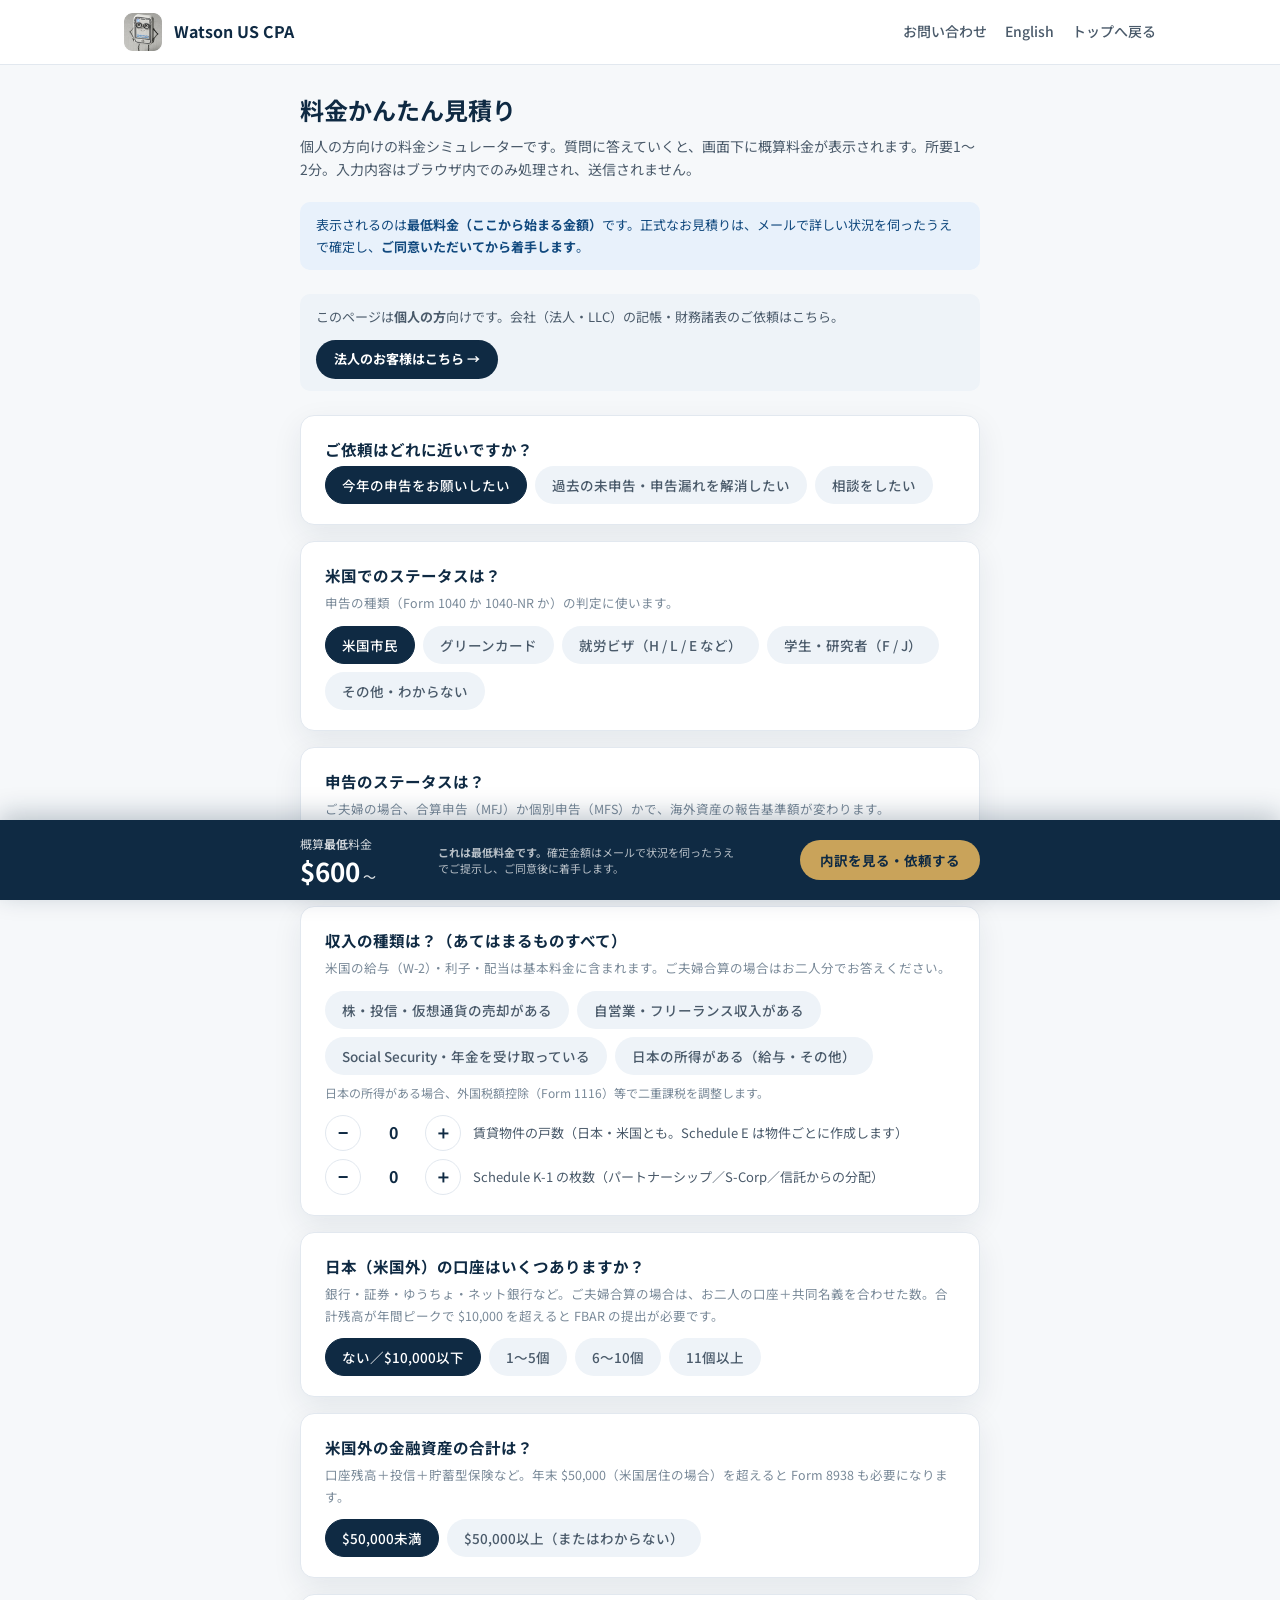
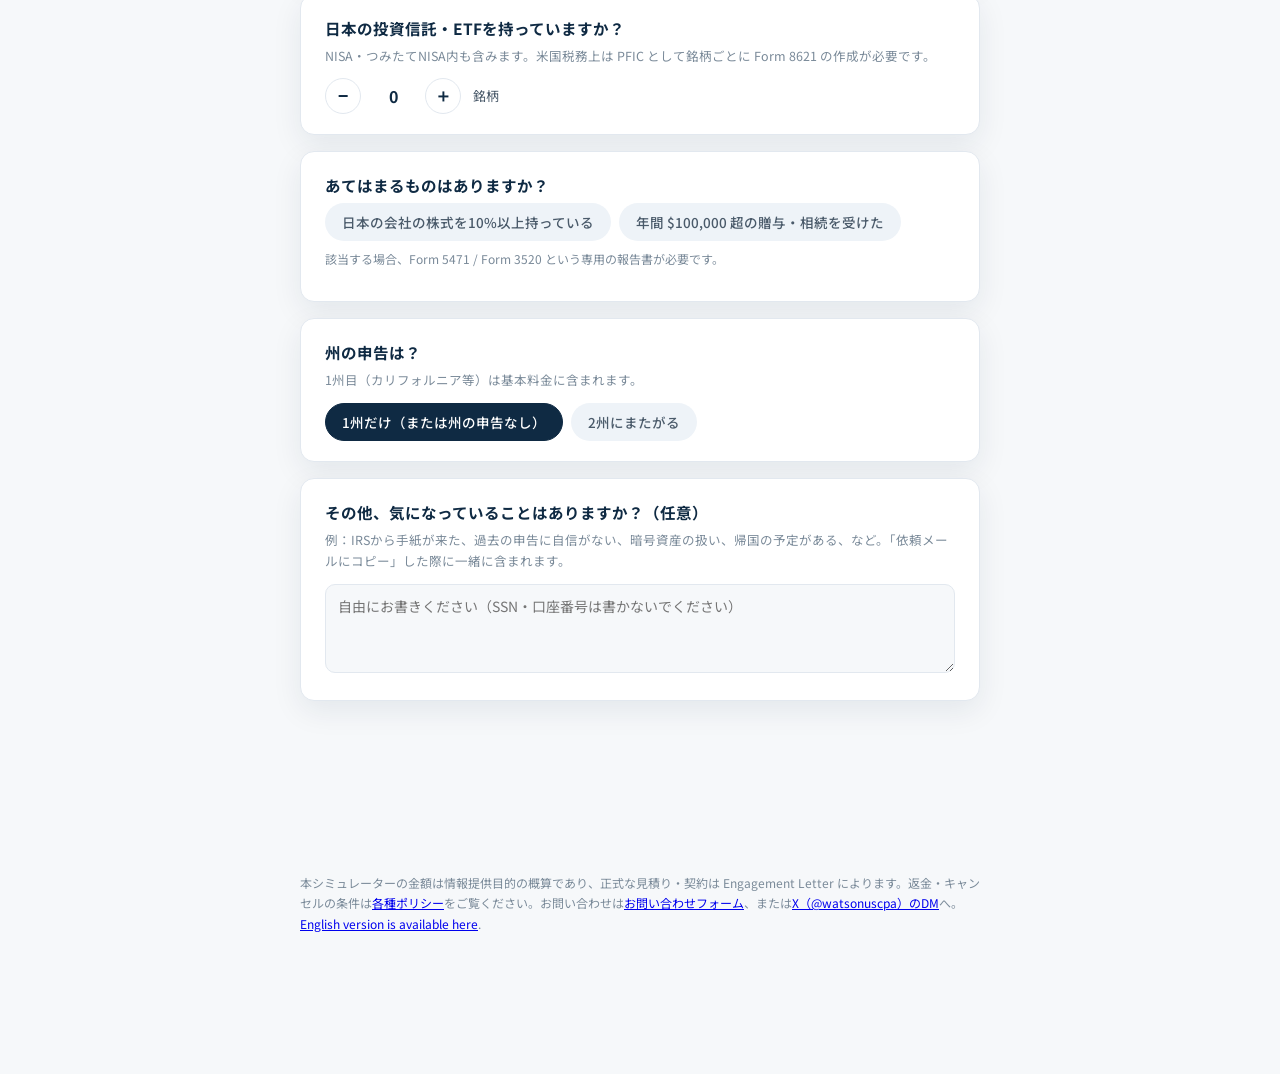
<file: intake/index.html>
<!DOCTYPE html>
<html lang="ja">
<head>
<meta charset="utf-8" />
<meta name="viewport" content="width=device-width, initial-scale=1" />
<title>料金かんたん見積り ｜ Watson US CPA</title>
<meta name="description" content="米国税務申告（Form 1040 / FBAR / PFIC / Streamlined）や税務相談の概算料金を、質問に答えるだけで確認できます。米国公認会計士（USCPA）によるお見積りシミュレーター。入力はブラウザ内のみで処理されます。" />

<link rel="icon" type="image/png" href="../assets/img/favicon.png" />
<link rel="apple-touch-icon" href="../assets/img/apple-touch-icon.png" />

<link rel="preconnect" href="https://fonts.googleapis.com" />
<link rel="preconnect" href="https://fonts.gstatic.com" crossorigin />
<link href="https://fonts.googleapis.com/css2?family=Noto+Sans+JP:wght@400;500;700&display=swap" rel="stylesheet" />
<style>
  :root {
    --navy:#0f2a43; --navy-700:#16395a; --teal:#1f8a8a; --teal-600:#18706f; --gold:#c9a35a;
    --bg-primary:#ffffff; --bg-secondary:#f6f8fa; --bg-tertiary:#eef3f8;
    --bg-info:#e8f1fb; --bg-warning:#f7efdd; --bg-success:#e3f4f1;
    --tx-primary:#1b2733; --tx-secondary:#4a5a6a; --tx-tertiary:#7a8a99;
    --tx-info:#11497e; --tx-warning:#8a6516; --tx-success:#18706f;
    --line:#e2e8ef;
    --r-md:10px; --r-lg:14px;
    --shadow:0 10px 30px rgba(15,42,67,0.08);
    --font:"Noto Sans JP", system-ui, -apple-system, "Segoe UI", "Hiragino Kaku Gothic ProN", Meiryo, sans-serif;
  }
  *{ box-sizing:border-box; }
  body{ margin:0; font-family:var(--font); color:var(--tx-primary); line-height:1.7; background:var(--bg-secondary); -webkit-font-smoothing:antialiased; }

  .site-header{ position:sticky; top:0; z-index:50; background:rgba(255,255,255,0.92); backdrop-filter:blur(8px); border-bottom:1px solid var(--line); }
  .header-inner{ max-width:1080px; margin:0 auto; padding:0 24px; height:64px; display:flex; align-items:center; justify-content:space-between; }
  .brand{ display:flex; align-items:center; gap:12px; text-decoration:none; color:var(--navy); }
  .brand-mark{ width:38px; height:38px; object-fit:contain; }
  .brand-text{ display:flex; flex-direction:column; line-height:1.2; }
  .brand-text strong{ font-size:16px; font-weight:700; }
  .brand-text small{ color:var(--tx-secondary); font-size:11px; }
  .site-nav a{ text-decoration:none; color:var(--tx-secondary); font-size:14px; font-weight:500; }
  .site-nav a:hover{ color:var(--navy); }

  main{ max-width:720px; margin:0 auto; padding:1.75rem 1.25rem 9rem; }
  h1{ font-size:24px; font-weight:700; margin:0 0 .5rem; color:var(--navy); line-height:1.4; }
  .lead{ color:var(--tx-secondary); font-size:14px; margin:0 0 1.25rem; }
  .notice{ background:var(--bg-info); color:var(--tx-info); border-radius:var(--r-md); padding:12px 16px; font-size:13px; margin-bottom:1.5rem; }

  .q{ background:var(--bg-primary); border:1px solid var(--line); border-radius:var(--r-lg); box-shadow:var(--shadow); padding:20px 24px; margin-bottom:1rem; }
  .q h2{ font-size:15.5px; font-weight:700; color:var(--navy); margin:0 0 .25rem; }
  .q .hint{ font-size:12.5px; color:var(--tx-tertiary); margin:0 0 .75rem; }
  .opts{ display:flex; flex-wrap:wrap; gap:8px; }
  .opt{ font-family:var(--font); font-size:13.5px; font-weight:500; color:var(--tx-secondary); background:var(--bg-tertiary); border:1.5px solid transparent; border-radius:999px; padding:8px 16px; cursor:pointer; transition:all .12s; }
  .opt:hover{ border-color:var(--teal); color:var(--teal-600); }
  .opt.on{ background:var(--navy); color:#fff; border-color:var(--navy); }
  .stepper{ display:flex; align-items:center; gap:12px; margin-top:.5rem; }
  .stepper button{ width:36px; height:36px; border-radius:50%; border:1.5px solid var(--line); background:var(--bg-primary); font-size:18px; font-weight:700; color:var(--navy); cursor:pointer; }
  .stepper button:hover{ border-color:var(--teal); }
  .stepper .val{ min-width:2.5em; text-align:center; font-size:16px; font-weight:700; color:var(--navy); }
  .stepper .slabel{ font-size:13px; color:var(--tx-secondary); }
  .q .addnote{ font-size:12px; color:var(--tx-tertiary); margin-top:.5rem; }

  /* 見積バー */
  .estbar{ position:fixed; left:0; right:0; bottom:0; z-index:60; background:var(--navy); color:#fff; box-shadow:0 -6px 24px rgba(15,42,67,0.25); }
  .estbar-inner{ max-width:720px; margin:0 auto; padding:14px 1.25rem; display:flex; align-items:center; justify-content:space-between; gap:16px; flex-wrap:wrap; }
  .est-label{ font-size:12px; opacity:.8; }
  .est-amount{ font-size:26px; font-weight:700; line-height:1.2; }
  .est-amount small{ font-size:13px; font-weight:500; opacity:.85; }
  .est-note{ font-size:11px; opacity:.7; max-width:300px; line-height:1.5; }
  button.detail{ font-family:var(--font); font-size:13.5px; font-weight:700; color:var(--navy); background:var(--gold); border:none; border-radius:999px; padding:10px 20px; cursor:pointer; }
  button.detail:hover{ filter:brightness(1.08); }

  /* 内訳モーダル */
  .sheet{ display:none; position:fixed; inset:0; z-index:70; background:rgba(15,42,67,0.5); }
  .sheet.open{ display:flex; align-items:flex-end; justify-content:center; }
  .sheet-body{ background:var(--bg-primary); width:100%; max-width:720px; max-height:85vh; overflow:auto; border-radius:var(--r-lg) var(--r-lg) 0 0; padding:24px; }
  .sheet-body h2{ font-size:18px; font-weight:700; color:var(--navy); margin:0 0 1rem; }
  table.bd{ width:100%; border-collapse:collapse; font-size:14px; }
  table.bd td{ padding:8px 4px; border-bottom:1px solid var(--line); }
  table.bd td:last-child{ text-align:right; font-weight:700; white-space:nowrap; }
  table.bd tr.total td{ border-bottom:none; font-size:17px; color:var(--navy); font-weight:700; padding-top:14px; }
  .sheet-warn{ background:var(--bg-warning); color:var(--tx-warning); border-radius:var(--r-md); padding:12px 16px; font-size:13px; margin:1rem 0; }
  .sheet-actions{ display:flex; gap:10px; margin-top:1.25rem; flex-wrap:wrap; }
  .sheet-actions button{ font-family:var(--font); font-size:14px; font-weight:700; border-radius:999px; padding:11px 22px; cursor:pointer; border:none; }
  .btn-copy{ background:var(--teal); color:#fff; }
  .btn-copy:hover{ background:var(--teal-600); }
  .btn-close{ background:var(--bg-tertiary); color:var(--tx-secondary); }

  /* 依頼フォーム */
  .req-form{ margin-top:1.25rem; border-top:1px solid var(--line); padding-top:1.25rem; }
  .req-form h3{ font-size:15px; font-weight:700; color:var(--navy); margin:0 0 .75rem; }
  .req-form label{ display:block; font-size:13px; font-weight:500; color:var(--tx-secondary); margin:.6rem 0 .2rem; }
  .req-form input, .req-form textarea{ width:100%; font-family:var(--font); font-size:14px; line-height:1.6; color:var(--tx-primary); background:var(--bg-secondary); border:1px solid var(--line); border-radius:var(--r-md); padding:10px 12px; }
  .req-form input:focus, .req-form textarea:focus{ outline:none; border-color:var(--teal); }
  .req-form .btn-send{ font-family:var(--font); font-size:14px; font-weight:700; color:#fff; background:var(--teal); border:none; border-radius:999px; padding:11px 26px; cursor:pointer; margin-top:1rem; }
  .req-form .btn-send:hover{ background:var(--teal-600); }
  .req-form .btn-send:disabled{ opacity:.5; cursor:default; }
  .consent{ display:flex; gap:10px; align-items:flex-start; background:var(--bg-tertiary); border-radius:var(--r-md); padding:12px 14px; margin-top:1rem; font-size:13px; color:var(--tx-secondary); line-height:1.6; cursor:pointer; }
  .consent input{ width:auto; margin-top:4px; accent-color:var(--teal); transform:scale(1.2); cursor:pointer; }
  .consent b{ color:var(--tx-primary); }
  .form-ok{ display:none; background:var(--bg-success); color:var(--tx-success); border-radius:var(--r-md); padding:14px 18px; font-size:14px; margin-top:1rem; }
  .form-err{ display:none; background:#fbeaea; color:#a32d2d; border-radius:var(--r-md); padding:12px 16px; font-size:13px; margin-top:1rem; }

  footer{ max-width:720px; margin:0 auto; padding:0 1.25rem 8rem; color:var(--tx-tertiary); font-size:12px; }
</style>
</head>
<body>

<header class="site-header">
  <div class="header-inner">
    <a class="brand" href="../index.html">
      <img class="brand-mark" src="../assets/img/favicon.png" alt="" />
      <span class="brand-text"><strong>Watson US CPA</strong></span>
    </a>
    <nav class="site-nav" style="display:flex;gap:18px">
      <a href="../contact/">お問い合わせ</a>
      <a href="../en/">English</a>
      <a href="../index.html">トップへ戻る</a>
    </nav>
  </div>
</header>

<main>
  <h1>料金かんたん見積り</h1>
  <p class="lead">個人の方向けの料金シミュレーターです。質問に答えていくと、画面下に概算料金が表示されます。所要1〜2分。入力内容はブラウザ内でのみ処理され、送信されません。</p>
  <div class="notice">表示されるのは<b>最低料金（ここから始まる金額）</b>です。正式なお見積りは、メールで詳しい状況を伺ったうえで確定し、<b>ご同意いただいてから着手します</b>。</div>
  <div class="notice" style="background:var(--bg-tertiary);color:var(--tx-secondary);display:flex;align-items:center;justify-content:space-between;gap:12px;flex-wrap:wrap">
    <span>このページは<b>個人の方</b>向けです。会社（法人・LLC）の記帳・財務諸表のご依頼はこちら。</span>
    <a href="./corp/" style="flex:none;text-decoration:none;font-weight:700;font-size:13px;color:#fff;background:var(--navy);border-radius:999px;padding:8px 18px">法人のお客様はこちら →</a>
  </div>

  <!-- Q1 依頼タイプ -->
  <div class="q" id="q-type">
    <h2>ご依頼はどれに近いですか？</h2>
    <div class="opts" data-key="type">
      <button class="opt on" data-v="annual">今年の申告をお願いしたい</button>
      <button class="opt" data-v="sdop">過去の未申告・申告漏れを解消したい</button>
      <button class="opt" data-v="consult">相談をしたい</button>
    </div>
    <p class="addnote" id="type-note" style="display:none"></p>
  </div>

  <!-- 相談専用 -->
  <div class="q mode-consult" id="q-consult" style="display:none">
    <h2>どんなご相談ですか？</h2>
    <p class="hint">「税務戦略」は、申告書の作成ではなく<b>これからの意思決定</b>のご相談です（例：RSU・ストックオプションの行使時期、NISA・投信の持ち方、帰国前後の資産の整理、不動産の売却時期、自営業の法人化）。料金はいずれも $350/時間（最低1時間）です。下の質問にお答えのうえ「内訳を見る・依頼する」からご相談内容をお送りください。日程のご予約は送信後にご案内します。</p>
    <div class="opts" data-key="consult">
      <button class="opt on" data-v="move">渡米・帰国前後の税金の相談</button>
      <button class="opt" data-v="invest">日本の投資・資産の米国税務（NISA・投信・保険など）</button>
      <button class="opt" data-v="resident">居住判定・日米租税条約の適用</button>
      <button class="opt" data-v="strategy">税務戦略・タックスプランニングの相談</button>
      <button class="opt" data-v="other">その他</button>
    </div>
  </div>

  <!-- 未申告の種類（SDOPモードのみ） -->
  <div class="q mode-sdop" id="q-sdoptype" style="display:none">
    <h2>未申告の内容はどちらに近いですか？</h2>
    <div class="opts" data-key="sdoptype">
      <button class="opt on" data-v="offshore">日本の口座・資産・所得を申告に入れていなかった</button>
      <button class="opt" data-v="late">特定の年度の申告書を出していない／間違えたので直したい</button>
    </div>
    <p class="addnote" id="sdoptype-note"></p>
  </div>

  <!-- 過年度申告の年数（lateのみ） -->
  <div class="q mode-sdop" id="q-lateyears" style="display:none">
    <h2>何年分ですか？</h2>
    <p class="hint">1年あたり通常の申告料金で計算します。単純な修正（計算間違い・書類の出し忘れ等）は1年あたり $350〜 で済む場合もあります。</p>
    <div class="stepper" data-key="lateyears">
      <button type="button" onclick="step('lateyears',-1)">−</button>
      <span class="val" id="lateyears-val">1</span>
      <button type="button" onclick="step('lateyears',1)">＋</button>
      <span class="slabel">年分</span>
    </div>
  </div>

  <!-- 米国ステータス -->
  <div class="q mode-annual mode-sdop" id="q-status">
    <h2>米国でのステータスは？</h2>
    <p class="hint">申告の種類（Form 1040 か 1040-NR か）の判定に使います。</p>
    <div class="opts" data-key="status">
      <button class="opt on" data-v="citizen">米国市民</button>
      <button class="opt" data-v="gc">グリーンカード</button>
      <button class="opt" data-v="work">就労ビザ（H / L / E など）</button>
      <button class="opt" data-v="fj">学生・研究者（F / J）</button>
      <button class="opt" data-v="unknown">その他・わからない</button>
    </div>
    <p class="addnote" id="status-note" style="display:none"></p>
  </div>

  <!-- 就労ビザ：滞在日数 -->
  <div class="q mode-annual mode-sdop" id="q-workdays" style="display:none">
    <h2>対象年の米国滞在日数は？</h2>
    <p class="hint">居住者（Form 1040）か非居住者（Form 1040-NR）かの判定に使います（実質滞在テスト）。</p>
    <div class="opts" data-key="workdays">
      <button class="opt on" data-v="ge183">183日以上（ほぼ通年）</button>
      <button class="opt" data-v="lt183">183日未満</button>
      <button class="opt" data-v="partial">年の途中で渡米・帰国した</button>
    </div>
    <p class="addnote" id="workdays-note" style="display:none"></p>
  </div>

  <!-- F/J：滞在年数 -->
  <div class="q mode-annual mode-sdop" id="q-fjyears" style="display:none">
    <h2>米国に来て何年目ですか？</h2>
    <p class="hint">F/J ビザは最初の数年間（Fは5暦年）、滞在日数に関係なく非居住者として扱われます（exempt individual）。</p>
    <div class="opts" data-key="fjyears">
      <button class="opt on" data-v="le5">5年以内</button>
      <button class="opt" data-v="ge6">6年目以降</button>
    </div>
    <p class="addnote" id="fjyears-note" style="display:none"></p>
  </div>

  <!-- 申告ステータス -->
  <div class="q mode-annual mode-sdop" id="q-filing">
    <h2 id="filing-title">申告のステータスは？</h2>
    <p class="hint">ご夫婦の場合、合算申告（MFJ）か個別申告（MFS）かで、海外資産の報告基準額が変わります。</p>
    <div class="opts" data-key="filing">
      <button class="opt on" data-v="single">単身</button>
      <button class="opt" data-v="mfj">夫婦合算（MFJ）</button>
      <button class="opt" data-v="mfs">夫婦個別（MFS）</button>
      <button class="opt" data-v="unknown">わからない</button>
    </div>
    <p class="addnote" id="filing-note" style="display:none">「わからない」でOKです。ご状況を伺って有利な方をご提案します（見積りは単身基準で仮計算します）。</p>
  </div>

  <!-- 収入 -->
  <div class="q mode-annual mode-sdop" id="q-income">
    <h2 id="income-title">収入の種類は？（あてはまるものすべて）</h2>
    <p class="hint">米国の給与（W-2）・利子・配当は基本料金に含まれます。ご夫婦合算の場合はお二人分でお答えください。</p>
    <div class="opts" data-key="income" data-multi="1">
      <button class="opt" data-v="stocks">株・投信・仮想通貨の売却がある</button>
      <button class="opt" data-v="biz">自営業・フリーランス収入がある</button>
      <button class="opt" data-v="pension">Social Security・年金を受け取っている</button>
      <button class="opt" data-v="jp">日本の所得がある（給与・その他）</button>
    </div>
    <p class="addnote">日本の所得がある場合、外国税額控除（Form 1116）等で二重課税を調整します。</p>
    <div class="stepper" data-key="rental">
      <button type="button" onclick="step('rental',-1)">−</button>
      <span class="val" id="rental-val">0</span>
      <button type="button" onclick="step('rental',1)">＋</button>
      <span class="slabel">賃貸物件の戸数（日本・米国とも。Schedule E は物件ごとに作成します）</span>
    </div>
    <div class="stepper" data-key="k1">
      <button type="button" onclick="step('k1',-1)">−</button>
      <span class="val" id="k1-val">0</span>
      <button type="button" onclick="step('k1',1)">＋</button>
      <span class="slabel">Schedule K-1 の枚数（パートナーシップ／S-Corp／信託からの分配）</span>
    </div>
  </div>

  <!-- 自営業の規模（bizのとき表示） -->
  <div class="q mode-annual mode-sdop" id="q-bizsize" style="display:none">
    <h2>自営業・フリーランスについて教えてください</h2>
    <p class="hint">ざっくりで構いません。作業量（取引の集計・経費区分）の見積りに使います。</p>
    <div style="font-size:13px;font-weight:700;color:var(--navy);margin-bottom:.4rem">年間の売上（収入）</div>
    <div class="opts" data-key="bizrev">
      <button class="opt on" data-v="s">$100,000未満</button>
      <button class="opt" data-v="m">$100,000〜$500,000</button>
      <button class="opt" data-v="l">$500,000以上</button>
    </div>
    <div style="font-size:13px;font-weight:700;color:var(--navy);margin:.9rem 0 .4rem">年間の利益（売上−経費）</div>
    <div class="opts" data-key="bizprofit">
      <button class="opt on" data-v="p1">$50,000未満</button>
      <button class="opt" data-v="p2">$50,000〜$150,000</button>
      <button class="opt" data-v="p3">$150,000以上</button>
    </div>
    <p class="addnote">利益の規模は自営業税（SE tax）・QBI控除・推定納税のご案内に使います。料金は売上規模で変わります。</p>
  </div>

  <!-- 口座 -->
  <div class="q mode-annual mode-sdop" id="q-fbar">
    <h2 id="fbar-title">日本（米国外）の口座はいくつありますか？</h2>
    <p class="hint">銀行・証券・ゆうちょ・ネット銀行など。ご夫婦合算の場合は、お二人の口座＋共同名義を合わせた数。合計残高が年間ピークで $10,000 を超えると FBAR の提出が必要です。</p>
    <div class="opts" data-key="fbar">
      <button class="opt on" data-v="0">ない／$10,000以下</button>
      <button class="opt" data-v="5">1〜5個</button>
      <button class="opt" data-v="10">6〜10個</button>
      <button class="opt" data-v="15">11個以上</button>
    </div>
  </div>

  <!-- 8938 -->
  <div class="q mode-annual" id="q-8938">
    <h2 id="fatca-title">米国外の金融資産の合計は？</h2>
    <p class="hint" id="fatca-hint"></p>
    <div class="opts" data-key="fatca">
      <button class="opt on" data-v="no" id="fatca-btn-no">$50,000未満</button>
      <button class="opt" data-v="yes" id="fatca-btn-yes">$50,000以上（またはわからない）</button>
    </div>
  </div>

  <!-- PFIC -->
  <div class="q mode-annual mode-sdop" id="q-pfic">
    <h2 id="pfic-title">日本の投資信託・ETFを持っていますか？</h2>
    <p class="hint">NISA・つみたてNISA内も含みます。米国税務上は PFIC として銘柄ごとに Form 8621 の作成が必要です。</p>
    <div class="stepper" data-key="pfic">
      <button type="button" onclick="step('pfic',-1)">−</button>
      <span class="val" id="pfic-val">0</span>
      <button type="button" onclick="step('pfic',1)">＋</button>
      <span class="slabel">銘柄</span>
    </div>
  </div>

  <!-- その他の資産イベント -->
  <div class="q mode-annual mode-sdop" id="q-misc">
    <h2 id="misc-title">あてはまるものはありますか？</h2>
    <div class="opts" data-key="misc" data-multi="1">
      <button class="opt" data-v="corp">日本の会社の株式を10%以上持っている</button>
      <button class="opt" data-v="gift">年間 $100,000 超の贈与・相続を受けた</button>
    </div>
    <p class="addnote">該当する場合、Form 5471 / Form 3520 という専用の報告書が必要です。</p>
  </div>

  <!-- 州 -->
  <div class="q mode-annual" id="q-state">
    <h2>州の申告は？</h2>
    <p class="hint">1州目（カリフォルニア等）は基本料金に含まれます。</p>
    <div class="opts" data-key="state">
      <button class="opt on" data-v="1">1州だけ（または州の申告なし）</button>
      <button class="opt" data-v="2">2州にまたがる</button>
    </div>
  </div>

  <!-- 懸念点（全モード共通） -->
  <div class="q mode-annual mode-sdop mode-consult" id="q-concerns">
    <h2 id="concerns-title">その他、気になっていることはありますか？（任意）</h2>
    <p class="hint" id="concerns-hint">例：IRSから手紙が来た、過去の申告に自信がない、暗号資産の扱い、帰国の予定がある、など。「依頼メールにコピー」した際に一緒に含まれます。</p>
    <textarea id="concerns" rows="3" style="width:100%;font-family:var(--font);font-size:14px;line-height:1.6;color:var(--tx-primary);background:var(--bg-secondary);border:1px solid var(--line);border-radius:var(--r-md);padding:10px 12px;resize:vertical" placeholder="自由にお書きください（SSN・口座番号は書かないでください）"></textarea>
  </div>

  <!-- SDOP専用 -->
  <div class="q mode-sdop" id="q-sdopyears" style="display:none">
    <h2>未申告はおよそ何年分ですか？</h2>
    <p class="hint">Streamlined では直近3年分の申告書＋6年分のFBARを提出します。3年を超える分は加算になります。</p>
    <div class="opts" data-key="sdopyears">
      <button class="opt on" data-v="3">3年以内</button>
      <button class="opt" data-v="4">4年</button>
      <button class="opt" data-v="5">5年以上</button>
    </div>
  </div>
</main>

<!-- 見積バー -->
<div class="estbar">
  <div class="estbar-inner">
    <div>
      <div class="est-label" id="est-label">概算<b>最低</b>料金</div>
      <div class="est-amount" id="est-amount">$600<small> 〜</small></div>
    </div>
    <div class="est-note" id="est-note">確定金額はメールで状況を伺ったうえでご提示します。内容により追加費用が生じる場合があります。</div>
    <button class="detail" onclick="openSheet()">内訳を見る・依頼する</button>
  </div>
</div>

<!-- 内訳シート -->
<div class="sheet" id="sheet" onclick="if(event.target===this)closeSheet()">
  <div class="sheet-body">
    <h2 id="sheet-title">概算お見積りの内訳</h2>
    <table class="bd" id="bdtable"></table>
    <div class="sheet-warn" id="sheet-warn">
      <b>この金額は最低料金です。</b>正式なお見積りは、メールで詳しい状況を確認してから確定します。実際の料金が上がる典型例：
      <ul style="margin:.5rem 0 0;padding-left:1.3rem">
        <li>投資信託の銘柄数・K-1の枚数が申告時に増えた</li>
        <li>株・仮想通貨の取引数が多い（明細の集計が必要）</li>
        <li>日本法人の報告（Form 5471）で財務諸表の作り直しが必要</li>
        <li>過去の残高資料が揃わず、銀行明細からの再構築が必要（$350/時間）</li>
        <li>年の途中で居住ステータスが変わる年度（Dual-status）</li>
      </ul>
      <div style="margin-top:.6rem"><b>確定金額にご同意いただいてから着手します。</b>着手後に黙って追加請求することはありません。</div>
    </div>
    <form class="req-form" id="reqform" name="estimate-request" method="POST" data-netlify="true" netlify-honeypot="bot-field">
      <input type="hidden" name="form-name" value="estimate-request" />
      <input type="hidden" name="estimate" id="f-estimate" />
      <p style="display:none"><label>この欄は空のままにしてください<input name="bot-field" /></label></p>
      <h3>このままご依頼・お問い合わせ</h3>
      <label for="f-name">お名前</label>
      <input id="f-name" name="name" type="text" required autocomplete="name" />
      <label for="f-email">メールアドレス（返信先）</label>
      <input id="f-email" name="email" type="email" required autocomplete="email" placeholder="you@example.com" />
      <label for="f-message">補足があればどうぞ（任意）</label>
      <textarea id="f-message" name="message" rows="3" placeholder="SSN・口座番号は書かないでください"></textarea>
      <label class="consent">
        <input type="checkbox" name="consent" id="f-consent" required value="表示金額が最低料金であること、確定見積に同意後に着手されることを理解した" />
        <span>表示されている金額は<b>最低料金</b>であり、正式なお見積りはメールで確定すること、<b>確定金額に同意してから作業が始まる</b>こと（それまで費用は発生しないこと）を理解しました。</span>
      </label>
      <button class="btn-send" type="submit">上の見積り内容とあわせて送信</button>
      <div class="form-ok" id="form-ok">送信しました。内容を確認のうえ、<b>ご入力のメールアドレスへ正式なお見積りを返信</b>いたします。<b>確定金額にご同意いただいてから着手</b>しますので、この時点で費用は発生しません。</div>
      <div class="form-ok" id="form-ok-consult">
        ご相談内容を送信しました。<b>続いて、ご相談日時をご予約ください。</b><br />
        <a href="https://cal.com/wataru-takahashi-0gmzon/60mins-consultation" target="_blank" rel="noopener"
           style="display:inline-block;background:var(--teal);color:#fff;text-decoration:none;font-weight:700;font-size:14px;border-radius:999px;padding:11px 26px;margin:.75rem 0 .5rem">
          相談日時を予約する →（60分・オンライン）
        </a><br />
        ご予約はリクエストとして送信され、<b>当方が承認した時点で確定</b>します。確定後、相談料（$350/時間・最低1時間）の<b>請求書をメールでお送りします</b>。この時点ではまだ費用は発生しません。
      </div>
      <div class="form-err" id="form-err">送信できませんでした。時間をおいて再度お試しいただくか、ページ下部の「コピー」からメールでお送りください。</div>
    </form>
    <div class="sheet-actions" style="margin-top:1rem">
      <button class="btn-copy" onclick="copyEstimate()">（うまく送れない場合）内容をコピーして X のDMで連絡</button>
      <button class="btn-close" onclick="closeSheet()">閉じる</button>
    </div>
    <p style="font-size:12px;color:var(--tx-tertiary);margin-top:.75rem">回答内容と概算額はフォームに自動で添付されます。SSN・口座番号は送らないでください。</p>
  </div>
</div>

<footer>
  <p>本シミュレーターの金額は情報提供目的の概算であり、正式な見積り・契約は Engagement Letter によります。返金・キャンセルの条件は<a href="../policies/">各種ポリシー</a>をご覧ください。お問い合わせは<a href="../contact/">お問い合わせフォーム</a>、または<a href="https://x.com/watsonuscpa" target="_blank" rel="noopener">X（@watsonuscpa）のDM</a>へ。<a href="../en/">English version is available here</a>.</p>
</footer>

<script>
const DM_URL = 'https://x.com/watsonuscpa';

// ===== 料金マスタ（TaxReturn/startup/fee-schedule.md と同期させること） =====
const FEES = {
  base: 600,            // 1040 + 州1つ（W-2給与・利子・配当込み）
  nrBase: 700,          // 1040-NR + 州1つ
  state2: 200,          // 2州目
  fbarOnly: 150,        // FBAR単体（5口座まで）
  fbarFatca: 200,       // FBAR + 8938 セット（5口座/資産まで）
  per5accts: 100,       // 6口座目以降 5口座ごと
  ftc: 250,             // 1116/2555
  schedCE: 250,         // Schedule C / E
  schedD: 150,          // Schedule D（株式・仮想通貨の売却）
  k1: 250,              // K-1 1枚あたり
  pension: 50,          // Social Security・年金
  pficFirst: 300, pficAddl: 200,
  corp: 1000,           // 5471（〜から）
  gift: 650,            // 3520
  sdopBase: 3500, sdopYear: 400,
  consultHr: 350,       // 時間制コンサル
};

const state = { type:'annual', consult:'move', sdoptype:'offshore', lateyears:1, status:'citizen', workdays:'ge183', fjyears:'le5', filing:'single', income:new Set(), k1:0, rental:0, bizrev:'s', bizprofit:'p1',
                fbar:0, fatca:'no', pfic:0, misc:new Set(), state:1, sdopyears:3 };

// ===== UI 配線 =====
document.querySelectorAll('.opts').forEach(g => {
  const key = g.dataset.key, multi = g.dataset.multi;
  g.querySelectorAll('.opt').forEach(b => b.addEventListener('click', () => {
    if (multi) {
      b.classList.toggle('on');
      state[key].has(b.dataset.v) ? state[key].delete(b.dataset.v) : state[key].add(b.dataset.v);
    } else {
      g.querySelectorAll('.opt').forEach(x => x.classList.remove('on'));
      b.classList.add('on');
      state[key] = isNaN(+b.dataset.v) ? b.dataset.v : +b.dataset.v;
    }
    onChange();
  }));
});

function step(key, d){
  const lo = (key === 'lateyears') ? 1 : 0;
  state[key] = Math.max(lo, Math.min(30, state[key] + d));
  document.getElementById(key + '-val').textContent = state[key];
  onChange();
}

function isNR(){
  if (state.status === 'fj') return state.fjyears === 'le5';
  if (state.status === 'work') return state.workdays === 'lt183';
  return false;
}

function schedCFee(){
  return { s: FEES.schedCE, m: 400, l: 600 }[state.bizrev];
}
function schedCLabel(){
  return { s: '自営業（Schedule C）', m: '自営業（Schedule C・売上$100K〜500K）',
           l: '自営業（Schedule C・売上$500K超）〜' }[state.bizrev];
}

// ===== 8938 基準額（米国居住・年末ベース） =====
function fatcaThreshold(){
  return state.filing === 'mfj' ? '$100,000' : '$50,000';
}

// ===== モード切替 =====
function onChange(){
  const isLate = state.type === 'sdop' && state.sdoptype === 'late';
  const mode = isLate ? 'annual' : state.type;   // late は年次申告と同じ質問構成
  document.querySelectorAll('.q').forEach(q => {
    if (q.id === 'q-type') return;
    const show = q.classList.contains('mode-' + mode);
    q.style.display = show ? '' : 'none';
  });
  // SDOP系の質問の表示制御
  document.getElementById('q-sdoptype').style.display = (state.type === 'sdop') ? '' : 'none';
  document.getElementById('q-lateyears').style.display = isLate ? '' : 'none';
  const stn = document.getElementById('sdoptype-note');
  if (state.type === 'sdop') {
    stn.textContent = (state.sdoptype === 'offshore')
      ? '海外の口座・資産の申告漏れは、Streamlined Procedures（過去3年分の申告＋6年分のFBAR＋非故意性の説明書）でまとめて解消するのが一般的です。'
      : '通常の過年度申告・修正申告として、年度ごとに作成します。※日本の口座・資産の申告漏れを含む場合は、Streamlined の方が安全なことが多いです — ご不明ならメールでご相談ください。';
  }
  if (isLate) {
    document.getElementById('q-sdopyears').style.display = 'none';
    document.getElementById('q-concerns').style.display = '';
  }

  const note = document.getElementById('type-note');
  if (mode === 'sdop') {
    note.style.display = '';
    note.textContent = '過去の申告漏れの解消（Streamlined Procedures）は、過去3年分の申告書と6年分のFBAR、非故意性の説明書の作成を含む一式のお手続きです。';
  } else if (mode === 'consult') {
    note.style.display = '';
    note.textContent = '申告書の作成を伴わない、単発のご相談・セカンドオピニオンです。';
  } else {
    note.style.display = 'none';
  }

  // 米国ステータス → サブ質問と NR 判定
  const sn = document.getElementById('status-note');
  const inFiling = (state.type === 'annual' || state.type === 'sdop');
  document.getElementById('q-workdays').style.display = (inFiling && state.status === 'work') ? '' : 'none';
  document.getElementById('q-fjyears').style.display = (inFiling && state.status === 'fj') ? '' : 'none';
  const nr = isNR();
  sn.style.display = (state.status === 'unknown') ? '' : 'none';
  if (state.status === 'unknown') {
    sn.textContent = 'ステータスが不明でも大丈夫です。メールでご状況を伺って判定します（見積りは通常の 1040 基準で仮計算します）。';
  }
  const wn = document.getElementById('workdays-note');
  if (state.status === 'work') {
    if (state.workdays === 'lt183') {
      wn.style.display = '';
      wn.textContent = '滞在183日未満の年は非居住者（1040-NR）になる可能性が高いため、見積りは 1040-NR 基準（$700〜）で計算します。非居住者の間は海外口座の報告（FBAR / 8938）は通常不要です。正式な判定（3年加重の実質滞在テスト・条約）はメールで行います。';
    } else if (state.workdays === 'partial') {
      wn.style.display = '';
      wn.textContent = '年の途中で居住ステータスが変わる年（Dual-status）は通常と料金・手続きが異なります。見積りは通常の1040基準で仮計算し、確定はメールでご案内します。';
    } else { wn.style.display = 'none'; }
  } else { wn.style.display = 'none'; }
  const fn = document.getElementById('fjyears-note');
  if (state.status === 'fj') {
    fn.style.display = '';
    fn.textContent = (state.fjyears === 'le5')
      ? '非居住者（Form 1040-NR）基準（$700〜）で計算します。非居住者の間は海外口座の報告（FBAR / 8938）は通常不要です。正式な判定はメールで行います。'
      : '6年目以降は実質滞在テストにより居住者（Form 1040）となることが多いため、通常の1040基準で計算します。海外口座の報告（FBAR / 8938）も対象になります。';
  } else { fn.style.display = 'none'; }
  // NR のときは海外資産系の質問を隠す（申告モードのみ）
  if (state.type === 'annual' || state.type === 'sdop') {
    ['q-fbar','q-8938','q-pfic','q-misc'].forEach(id => {
      const el = document.getElementById(id);
      if (el && el.classList.contains('mode-' + state.type)) el.style.display = nr ? 'none' : '';
    });
  }

  // 自営業サブ質問
  const bizOn = state.income.has('biz') && (state.type === 'annual' || state.type === 'sdop');
  document.getElementById('q-bizsize').style.display = bizOn ? '' : 'none';

  // 相談モードでは「気になっていること」＝ご相談内容そのもの
  if (mode === 'consult') {
    document.getElementById('concerns-title').textContent = 'ご相談内容をお聞かせください';
    document.getElementById('concerns-hint').textContent = '例：帰国予定と持ち株の扱い、NISA・投信の申告方法、IRSからの手紙、など。具体的に書いていただくほど当日のご相談がスムーズです。送信後に日程のご予約をご案内します。';
  } else {
    document.getElementById('concerns-title').textContent = 'その他、気になっていることはありますか？（任意）';
    document.getElementById('concerns-hint').textContent = '例：IRSから手紙が来た、過去の申告に自信がない、暗号資産の扱い、帰国の予定がある、など。「依頼メールにコピー」した際に一緒に含まれます。';
  }

  document.getElementById('filing-note').style.display = (state.filing === 'unknown') ? '' : 'none';
  const th = fatcaThreshold();
  document.getElementById('fatca-btn-no').textContent = th + '未満';
  document.getElementById('fatca-btn-yes').textContent = th + '以上（またはわからない）';
  document.getElementById('fatca-hint').textContent =
    `口座残高＋投信＋貯蓄型保険など。${state.filing === 'mfj' ? 'ご夫婦合算で年末 ' + fatcaThreshold() : '年末 ' + fatcaThreshold()}（米国居住の場合）を超えると Form 8938 も必要になります。`;

  render();
}

// ===== 見積計算 =====
function calc(){
  const rows = [];
  let total = 0;
  const add = (label, amt) => { rows.push([label, amt]); total += amt; };

  if (state.type === 'consult') {
    const labels = { move:'渡米・帰国前後の税金の相談', invest:'日本の投資・資産の米国税務のご相談',
                     resident:'居住判定・租税条約のご相談', strategy:'税務戦略・タックスプランニングのご相談',
                     other:'税務のご相談' };
    add(labels[state.consult] + '（時間制）', FEES.consultHr);
    return { rows, total, consult:true };
  }

  if (state.type === 'sdop' && state.sdoptype === 'late') {
    // 過年度申告：1年あたり通常料金 × 年数
    if (isNR()) add('基本料金（Form 1040-NR ＋ 州1つ）／年', FEES.nrBase);
    else add('基本料金（Form 1040 ＋ 州1つ）／年', FEES.base);
    if (state.state === 2) add('2州目／年', FEES.state2);
    if (!isNR() && state.fbar > 0) {
      if (state.fatca === 'yes') add('海外口座・資産の報告（FBAR＋Form 8938）／年', FEES.fbarFatca);
      else add('海外口座の報告（FBAR）／年', FEES.fbarOnly);
      if (state.fbar > 5) add('口座数の加算／年', Math.ceil((state.fbar - 5) / 5) * FEES.per5accts);
    }
    if (!isNR() && state.income.has('jp')) add('日本の所得・外国税額控除（Form 1116 / 2555）／年', FEES.ftc);
    if (state.income.has('pension')) add('Social Security・年金／年', FEES.pension);
    if (state.income.has('stocks')) add('株・投信・仮想通貨の売却（Schedule D）／年', FEES.schedD);
    if (state.income.has('biz')) add(schedCLabel() + '／年', schedCFee());
    if (state.rental > 0) add(`不動産賃貸（Schedule E）${state.rental}戸／年`, state.rental * FEES.schedCE);
    if (state.k1 > 0) add(`Schedule K-1 ${state.k1}枚／年`, state.k1 * FEES.k1);
    if (!isNR() && state.pfic > 0) add(`投資信託（PFIC / Form 8621）${state.pfic}銘柄／年`,
      FEES.pficFirst + Math.max(0, state.pfic - 1) * FEES.pficAddl);
    if (!isNR() && state.misc.has('corp')) add('日本法人の報告（Form 5471）〜／年', FEES.corp);
    if (!isNR() && state.misc.has('gift')) add('贈与・相続の報告（Form 3520）／年', FEES.gift);
    if (state.lateyears > 1) {
      const perYear = total;
      add(`上記 × ${state.lateyears}年分（残り${state.lateyears - 1}年分）`, perYear * (state.lateyears - 1));
    }
    return { rows, total };
  }

  if (state.type === 'sdop') {
    add('Streamlined 一式（3年分の申告＋6年分FBAR＋説明書）', FEES.sdopBase);
    if (state.sdopyears > 3) add(`年度追加（${state.sdopyears - 3}年分）`, (state.sdopyears - 3) * FEES.sdopYear);
    if (state.fbar > 5) add('口座数の加算', Math.ceil((state.fbar - 5) / 5) * FEES.per5accts);
    if (state.pfic > 0) add(`投資信託（PFIC）${state.pfic}銘柄`, state.pfic * FEES.pficAddl);
    if (state.income.has('biz')) add(schedCLabel() + '（概算）', schedCFee());
    if (state.rental > 0) add(`不動産賃貸 ${state.rental}戸（概算）`, state.rental * FEES.schedCE);
    if (state.k1 > 0) add(`Schedule K-1 ${state.k1}枚（概算）`, state.k1 * FEES.k1);
    if (state.misc.has('corp')) add('日本法人の報告（Form 5471）〜', FEES.corp);
    if (state.misc.has('gift')) add('贈与・相続の報告（Form 3520）', FEES.gift);
    return { rows, total };
  }

  // annual
  if (isNR()) add('基本料金（Form 1040-NR ＋ 州1つ）', FEES.nrBase);
  else add('基本料金（Form 1040 ＋ 州1つ、W-2給与・利子・配当込み）', FEES.base);
  if (state.state === 2) add('2州目', FEES.state2);
  if (!isNR() && state.fbar > 0) {
    if (state.fatca === 'yes') add('海外口座・資産の報告（FBAR＋Form 8938）', FEES.fbarFatca);
    else add('海外口座の報告（FBAR）', FEES.fbarOnly);
    if (state.fbar > 5) add('口座数の加算', Math.ceil((state.fbar - 5) / 5) * FEES.per5accts);
  }
  if (!isNR() && state.income.has('jp')) add('日本の所得・外国税額控除（Form 1116 / 2555）', FEES.ftc);
  if (state.income.has('pension')) add('Social Security・年金', FEES.pension);
  if (state.income.has('stocks')) add('株・投信・仮想通貨の売却（Schedule D）', FEES.schedD);
  if (state.income.has('biz')) add(schedCLabel(), schedCFee());
  if (state.rental > 0) add(`不動産賃貸（Schedule E）${state.rental}戸`, state.rental * FEES.schedCE);
  if (state.k1 > 0) add(`Schedule K-1 ${state.k1}枚`, state.k1 * FEES.k1);
  if (!isNR() && state.pfic > 0) add(`投資信託（PFIC / Form 8621）${state.pfic}銘柄`,
    FEES.pficFirst + Math.max(0, state.pfic - 1) * FEES.pficAddl);
  if (!isNR() && state.misc.has('corp')) add('日本法人の報告（Form 5471）〜', FEES.corp);
  if (!isNR() && state.misc.has('gift')) add('贈与・相続の報告（Form 3520）', FEES.gift);
  return { rows, total };
}

function render(){
  const r = calc();
  const amt = document.getElementById('est-amount');
  if (r.consult) {
    amt.innerHTML = `$${FEES.consultHr.toLocaleString()}<small> /時間（最低1時間）</small>`;
    document.getElementById('est-note').textContent = '2時間目以降は30分単位で計算します。「内訳を見る・依頼する」からご相談内容を送信すると、日程のご予約をご案内します。';
  } else {
    amt.innerHTML = `$${r.total.toLocaleString()}<small> 〜</small>`;
    document.getElementById('est-note').innerHTML = '<b>これは最低料金です。</b>確定金額はメールで状況を伺ったうえでご提示し、ご同意後に着手します。';
  }
}

// ===== 内訳・コピー =====
function estimateText(){
  const { rows, total, consult } = calc();
  const filingLabel = { single:'単身', mfj:'夫婦合算（MFJ）', mfs:'夫婦個別（MFS）', unknown:'わからない' }[state.filing];
  let statusLabel = { citizen:'米国市民', gc:'グリーンカード', work:'就労ビザ（H/L/E等）', fj:'学生・研究者（F/J）', unknown:'その他・わからない' }[state.status];
  if (state.status === 'work') statusLabel += '・滞在' + ({ ge183:'183日以上', lt183:'183日未満', partial:'年の途中で渡米/帰国' }[state.workdays]);
  if (state.status === 'fj') statusLabel += '・米国' + (state.fjyears === 'le5' ? '5年以内' : '6年目以降');
  const concerns = document.getElementById('concerns').value.trim();
  const profitLabel = { p1:'$50K未満', p2:'$50K〜150K', p3:'$150K以上' }[state.bizprofit];
  return [
    ...(state.type !== 'consult' ? [`米国ステータス: ${statusLabel}`, `申告ステータス: ${filingLabel}`] : []),
    ...rows.map(([l, a]) => `・${l}: $${a.toLocaleString()}${consult ? '/h' : ''}`),
    consult ? '料金: $350/時間（最低1時間）' : `概算合計: $${total.toLocaleString()} 〜`,
    ...(state.income.has('biz') && state.type !== 'consult' ? [`自営業の利益レンジ: ${profitLabel}`] : []),
    ...(concerns ? ['', '気になっていること:', concerns] : []),
  ].join('\n');
}

function openSheet(){
  const { rows, total, consult } = calc();
  document.getElementById('bdtable').innerHTML =
    rows.map(([l, a]) => `<tr><td>${l}</td><td>$${a.toLocaleString()}${consult ? '/h' : ''}</td></tr>`).join('') +
    (consult
      ? `<tr class="total"><td>ご相談料</td><td>$350/時間（最低1時間）</td></tr>`
      : `<tr class="total"><td>概算最低料金</td><td>$${total.toLocaleString()} 〜</td></tr>`);
  document.getElementById('f-estimate').value = estimateText();
  document.getElementById('sheet').classList.add('open');
}
function closeSheet(){ document.getElementById('sheet').classList.remove('open'); }

// Netlify Forms へ AJAX 送信
document.getElementById('reqform').addEventListener('submit', function(e){
  e.preventDefault();
  const form = e.target;
  document.getElementById('f-estimate').value = estimateText();
  const btn = form.querySelector('.btn-send');
  btn.disabled = true; btn.textContent = '送信中…';
  fetch('/', {
    method: 'POST',
    headers: { 'Content-Type': 'application/x-www-form-urlencoded' },
    body: new URLSearchParams(new FormData(form)).toString(),
  }).then(res => {
    if (!res.ok) throw new Error(res.status);
    const okId = (state.type === 'consult') ? 'form-ok-consult' : 'form-ok';
    document.getElementById(okId).style.display = 'block';
    document.getElementById('form-err').style.display = 'none';
    form.querySelectorAll('input:not([type=hidden]),textarea,button').forEach(el => el.disabled = true);
    btn.textContent = '送信済み';
  }).catch(() => {
    document.getElementById('form-err').style.display = 'block';
    btn.disabled = false; btn.textContent = '上の見積り内容とあわせて送信';
  });
});

function copyEstimate(){
  const text = [
    '【お見積り依頼】Watson US CPA 料金シミュレーター',
    '',
    estimateText(),
    '',
    '※上記はシミュレーターによる概算です。正式見積りをお願いします。',
    '',
    'お名前：',
    'ご連絡先：',
  ].join('\n');
  const btn = document.querySelector('.btn-copy');
  navigator.clipboard.writeText(text).then(() => {
    btn.textContent = 'コピーしました — X のDMに貼り付けてください';
    setTimeout(() => { btn.textContent = '（うまく送れない場合）内容をコピーして X のDMで連絡'; }, 2500);
  }).catch(() => {
    window.prompt('自動コピーできませんでした。以下を全選択してコピーしてください：', text);
  });
  window.open(DM_URL, '_blank', 'noopener');
}

// URLパラメータでモードを初期選択（判定ツールの「相談する」導線用）
(function(){
  const t = new URLSearchParams(location.search).get('type');
  if (t === 'consult' || t === 'sdop') {
    state.type = t;
    document.querySelectorAll('[data-key="type"] .opt').forEach(b => b.classList.toggle('on', b.dataset.v === t));
  }
})();

onChange();
</script>
</body>
</html>
</file>
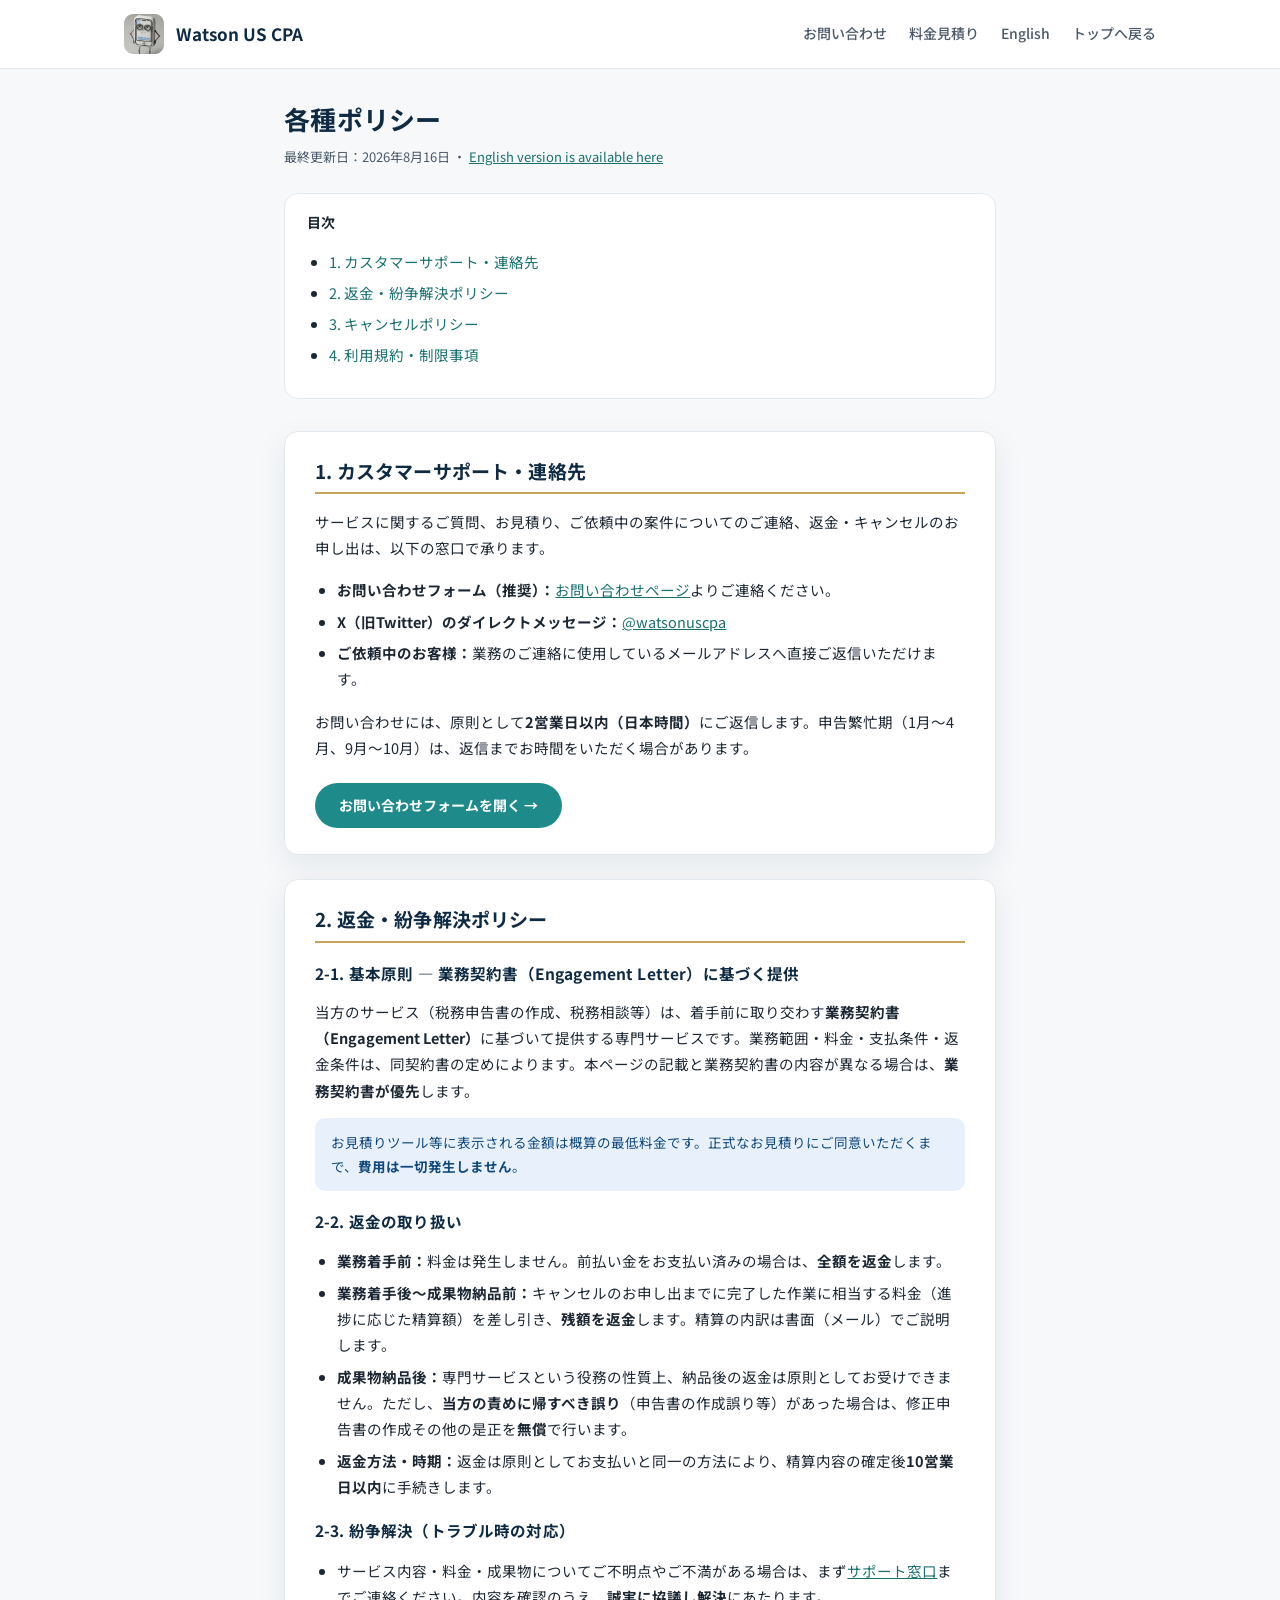
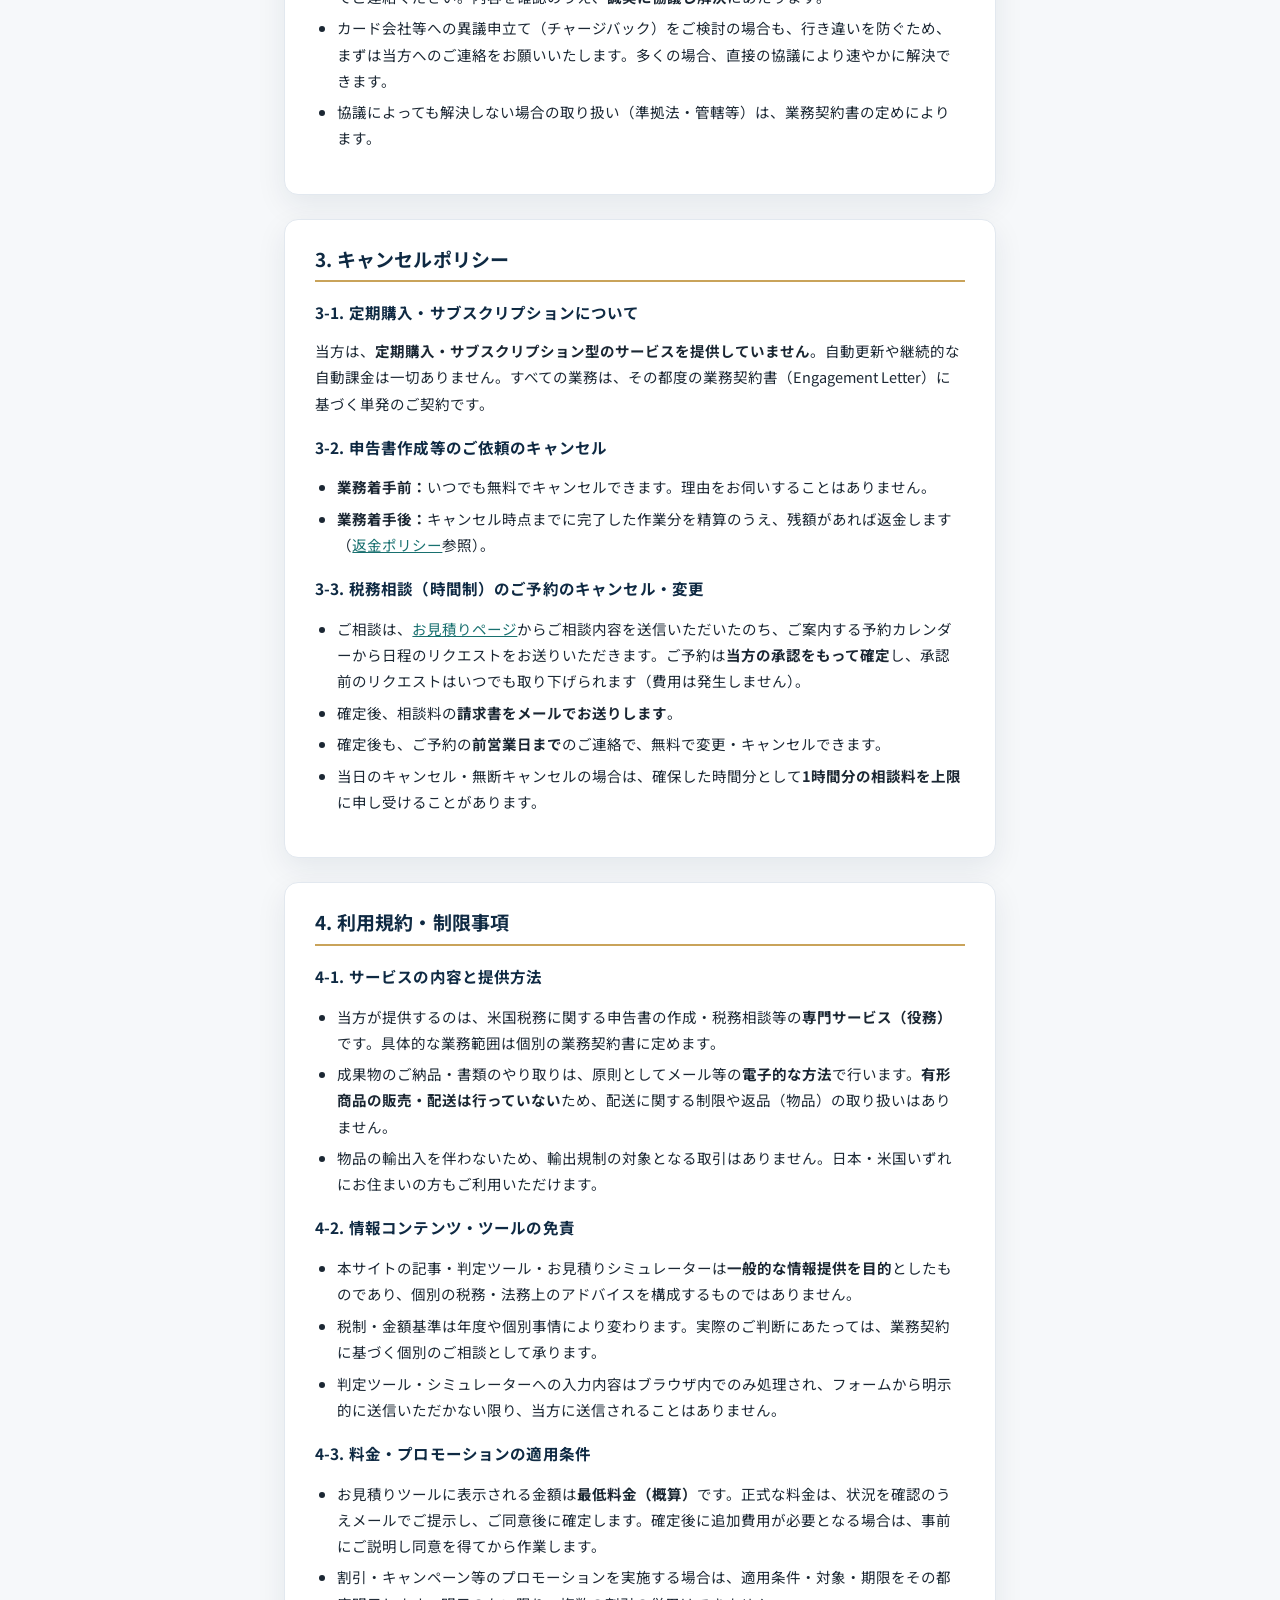
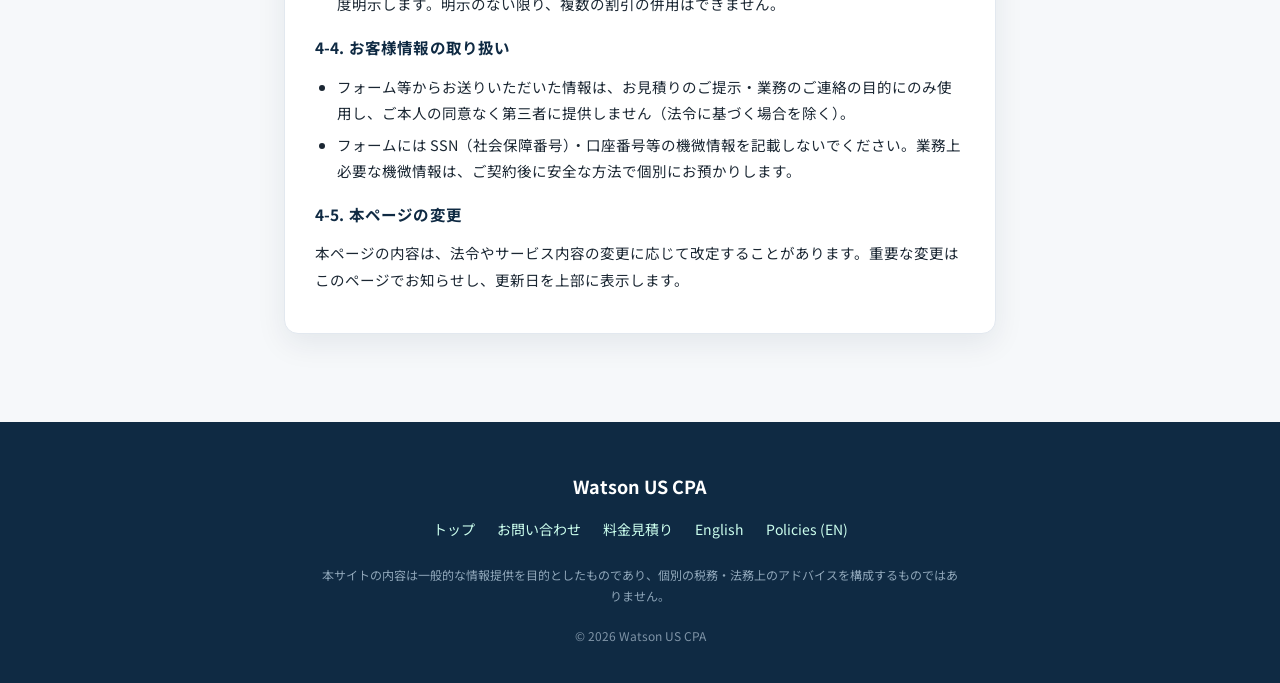
<file: policies/index.html>
<!DOCTYPE html>
<html lang="ja">
<head>
<meta charset="utf-8" />
<meta name="viewport" content="width=device-width, initial-scale=1" />
<title>各種ポリシー（返金・キャンセル・利用規約） ｜ Watson US CPA</title>
<meta name="description" content="Watson US CPA のサポート窓口、返金・紛争解決ポリシー、キャンセルポリシー、利用規約・制限事項のご案内です。" />

<link rel="icon" type="image/png" href="../assets/img/favicon.png" />
<link rel="apple-touch-icon" href="../assets/img/apple-touch-icon.png" />

<link rel="preconnect" href="https://fonts.googleapis.com" />
<link rel="preconnect" href="https://fonts.gstatic.com" crossorigin />
<link href="https://fonts.googleapis.com/css2?family=Noto+Sans+JP:wght@400;500;700&display=swap" rel="stylesheet" />
<link rel="stylesheet" href="../assets/css/style.css" />
<style>
  main.legal{ max-width:760px; margin:0 auto; padding:2rem 1.5rem 4rem; }
  main.legal h1{ font-size:26px; color:var(--navy); margin:0 0 .5rem; }
  main.legal .updated{ color:var(--ink-soft); font-size:13px; margin:0 0 1.5rem; }
  main.legal .toc{ background:var(--surface); border:1px solid var(--line); border-radius:var(--radius); padding:16px 22px; margin-bottom:2rem; font-size:14px; }
  main.legal .toc a{ text-decoration:none; }
  main.legal .toc li{ margin:.3rem 0; }
  main.legal section{ background:var(--surface); border:1px solid var(--line); border-radius:var(--radius); box-shadow:var(--shadow); padding:26px 30px; margin-bottom:1.5rem; }
  main.legal h2{ font-size:19px; color:var(--navy); margin:0 0 .75rem; padding-bottom:.5rem; border-bottom:2px solid var(--gold); }
  main.legal h3{ font-size:15.5px; color:var(--navy); margin:1.25rem 0 .4rem; }
  main.legal p, main.legal li{ font-size:14.5px; color:var(--ink); }
  main.legal ul{ padding-left:1.4rem; }
  main.legal li{ margin:.35rem 0; }
  .legal-note{ background:#e8f1fb; color:#11497e; border-radius:10px; padding:12px 16px; font-size:13.5px; }
  .contact-cta{ display:inline-block; background:var(--teal); color:#fff !important; text-decoration:none; font-weight:700; font-size:14px; border-radius:999px; padding:10px 24px; margin-top:.5rem; }
  .contact-cta:hover{ background:var(--teal-600); }
  @media (max-width:640px){ main.legal section{ padding:20px 18px; } }
</style>
</head>
<body>

<header class="site-header">
  <div class="container header-inner">
    <a class="brand" href="../index.html">
      <img class="brand-mark" src="../assets/img/avatar.png" alt="" width="40" height="40" />
      <span class="brand-text"><strong>Watson US CPA</strong></span>
    </a>
    <nav class="site-nav">
      <a href="../contact/">お問い合わせ</a>
      <a href="../intake/">料金見積り</a>
      <a href="../en/policies/">English</a>
      <a href="../index.html">トップへ戻る</a>
    </nav>
  </div>
</header>

<main class="legal">
  <h1>各種ポリシー</h1>
  <p class="updated">最終更新日：2026年8月16日 ・ <a href="../en/policies/">English version is available here</a></p>

  <div class="toc">
    <strong>目次</strong>
    <ul>
      <li><a href="#support">1. カスタマーサポート・連絡先</a></li>
      <li><a href="#refund">2. 返金・紛争解決ポリシー</a></li>
      <li><a href="#cancel">3. キャンセルポリシー</a></li>
      <li><a href="#terms">4. 利用規約・制限事項</a></li>
    </ul>
  </div>

  <!-- ===== 1. サポート窓口 ===== -->
  <section id="support">
    <h2>1. カスタマーサポート・連絡先</h2>
    <p>サービスに関するご質問、お見積り、ご依頼中の案件についてのご連絡、返金・キャンセルのお申し出は、以下の窓口で承ります。</p>
    <ul>
      <li><strong>お問い合わせフォーム（推奨）：</strong><a href="../contact/">お問い合わせページ</a>よりご連絡ください。</li>
      <li><strong>X（旧Twitter）のダイレクトメッセージ：</strong><a href="https://x.com/watsonuscpa" target="_blank" rel="noopener">@watsonuscpa</a></li>
      <li><strong>ご依頼中のお客様：</strong>業務のご連絡に使用しているメールアドレスへ直接ご返信いただけます。</li>
    </ul>
    <p>お問い合わせには、原則として<strong>2営業日以内（日本時間）</strong>にご返信します。申告繁忙期（1月〜4月、9月〜10月）は、返信までお時間をいただく場合があります。</p>
    <a class="contact-cta" href="../contact/">お問い合わせフォームを開く →</a>
  </section>

  <!-- ===== 2. 返金・紛争 ===== -->
  <section id="refund">
    <h2>2. 返金・紛争解決ポリシー</h2>

    <h3>2-1. 基本原則 — 業務契約書（Engagement Letter）に基づく提供</h3>
    <p>当方のサービス（税務申告書の作成、税務相談等）は、着手前に取り交わす<strong>業務契約書（Engagement Letter）</strong>に基づいて提供する専門サービスです。業務範囲・料金・支払条件・返金条件は、同契約書の定めによります。本ページの記載と業務契約書の内容が異なる場合は、<strong>業務契約書が優先</strong>します。</p>
    <div class="legal-note">お見積りツール等に表示される金額は概算の最低料金です。正式なお見積りにご同意いただくまで、<strong>費用は一切発生しません</strong>。</div>

    <h3>2-2. 返金の取り扱い</h3>
    <ul>
      <li><strong>業務着手前：</strong>料金は発生しません。前払い金をお支払い済みの場合は、<strong>全額を返金</strong>します。</li>
      <li><strong>業務着手後〜成果物納品前：</strong>キャンセルのお申し出までに完了した作業に相当する料金（進捗に応じた精算額）を差し引き、<strong>残額を返金</strong>します。精算の内訳は書面（メール）でご説明します。</li>
      <li><strong>成果物納品後：</strong>専門サービスという役務の性質上、納品後の返金は原則としてお受けできません。ただし、<strong>当方の責めに帰すべき誤り</strong>（申告書の作成誤り等）があった場合は、修正申告書の作成その他の是正を<strong>無償</strong>で行います。</li>
      <li><strong>返金方法・時期：</strong>返金は原則としてお支払いと同一の方法により、精算内容の確定後<strong>10営業日以内</strong>に手続きします。</li>
    </ul>

    <h3>2-3. 紛争解決（トラブル時の対応）</h3>
    <ul>
      <li>サービス内容・料金・成果物についてご不明点やご不満がある場合は、まず<a href="../contact/">サポート窓口</a>までご連絡ください。内容を確認のうえ、<strong>誠実に協議し解決</strong>にあたります。</li>
      <li>カード会社等への異議申立て（チャージバック）をご検討の場合も、行き違いを防ぐため、まずは当方へのご連絡をお願いいたします。多くの場合、直接の協議により速やかに解決できます。</li>
      <li>協議によっても解決しない場合の取り扱い（準拠法・管轄等）は、業務契約書の定めによります。</li>
    </ul>
  </section>

  <!-- ===== 3. キャンセル ===== -->
  <section id="cancel">
    <h2>3. キャンセルポリシー</h2>

    <h3>3-1. 定期購入・サブスクリプションについて</h3>
    <p>当方は、<strong>定期購入・サブスクリプション型のサービスを提供していません</strong>。自動更新や継続的な自動課金は一切ありません。すべての業務は、その都度の業務契約書（Engagement Letter）に基づく単発のご契約です。</p>

    <h3>3-2. 申告書作成等のご依頼のキャンセル</h3>
    <ul>
      <li><strong>業務着手前：</strong>いつでも無料でキャンセルできます。理由をお伺いすることはありません。</li>
      <li><strong>業務着手後：</strong>キャンセル時点までに完了した作業分を精算のうえ、残額があれば返金します（<a href="#refund">返金ポリシー</a>参照）。</li>
    </ul>

    <h3>3-3. 税務相談（時間制）のご予約のキャンセル・変更</h3>
    <ul>
      <li>ご相談は、<a href="../intake/?type=consult">お見積りページ</a>からご相談内容を送信いただいたのち、ご案内する予約カレンダーから日程のリクエストをお送りいただきます。ご予約は<strong>当方の承認をもって確定</strong>し、承認前のリクエストはいつでも取り下げられます（費用は発生しません）。</li>
      <li>確定後、相談料の<strong>請求書をメールでお送りします</strong>。</li>
      <li>確定後も、ご予約の<strong>前営業日まで</strong>のご連絡で、無料で変更・キャンセルできます。</li>
      <li>当日のキャンセル・無断キャンセルの場合は、確保した時間分として<strong>1時間分の相談料を上限</strong>に申し受けることがあります。</li>
    </ul>
  </section>

  <!-- ===== 4. 利用規約・制限事項 ===== -->
  <section id="terms">
    <h2>4. 利用規約・制限事項</h2>

    <h3>4-1. サービスの内容と提供方法</h3>
    <ul>
      <li>当方が提供するのは、米国税務に関する申告書の作成・税務相談等の<strong>専門サービス（役務）</strong>です。具体的な業務範囲は個別の業務契約書に定めます。</li>
      <li>成果物のご納品・書類のやり取りは、原則としてメール等の<strong>電子的な方法</strong>で行います。<strong>有形商品の販売・配送は行っていない</strong>ため、配送に関する制限や返品（物品）の取り扱いはありません。</li>
      <li>物品の輸出入を伴わないため、輸出規制の対象となる取引はありません。日本・米国いずれにお住まいの方もご利用いただけます。</li>
    </ul>

    <h3>4-2. 情報コンテンツ・ツールの免責</h3>
    <ul>
      <li>本サイトの記事・判定ツール・お見積りシミュレーターは<strong>一般的な情報提供を目的</strong>としたものであり、個別の税務・法務上のアドバイスを構成するものではありません。</li>
      <li>税制・金額基準は年度や個別事情により変わります。実際のご判断にあたっては、業務契約に基づく個別のご相談として承ります。</li>
      <li>判定ツール・シミュレーターへの入力内容はブラウザ内でのみ処理され、フォームから明示的に送信いただかない限り、当方に送信されることはありません。</li>
    </ul>

    <h3>4-3. 料金・プロモーションの適用条件</h3>
    <ul>
      <li>お見積りツールに表示される金額は<strong>最低料金（概算）</strong>です。正式な料金は、状況を確認のうえメールでご提示し、ご同意後に確定します。確定後に追加費用が必要となる場合は、事前にご説明し同意を得てから作業します。</li>
      <li>割引・キャンペーン等のプロモーションを実施する場合は、適用条件・対象・期限をその都度明示します。明示のない限り、複数の割引の併用はできません。</li>
    </ul>

    <h3>4-4. お客様情報の取り扱い</h3>
    <ul>
      <li>フォーム等からお送りいただいた情報は、お見積りのご提示・業務のご連絡の目的にのみ使用し、ご本人の同意なく第三者に提供しません（法令に基づく場合を除く）。</li>
      <li>フォームには SSN（社会保障番号）・口座番号等の機微情報を記載しないでください。業務上必要な機微情報は、ご契約後に安全な方法で個別にお預かりします。</li>
    </ul>

    <h3>4-5. 本ページの変更</h3>
    <p>本ページの内容は、法令やサービス内容の変更に応じて改定することがあります。重要な変更はこのページでお知らせし、更新日を上部に表示します。</p>
  </section>
</main>

<footer class="site-footer">
  <div class="container footer-inner">
    <p class="footer-brand">Watson US CPA</p>
    <nav class="footer-nav">
      <a href="../index.html">トップ</a>
      <a href="../contact/">お問い合わせ</a>
      <a href="../intake/">料金見積り</a>
      <a href="../en/">English</a>
      <a href="../en/policies/">Policies (EN)</a>
    </nav>
    <p class="footer-disclaimer">
      本サイトの内容は一般的な情報提供を目的としたものであり、個別の税務・法務上のアドバイスを構成するものではありません。
    </p>
    <p class="footer-copy">© <span id="year"></span> Watson US CPA</p>
  </div>
</footer>
<script>document.getElementById('year').textContent = new Date().getFullYear();</script>
</body>
</html>
</file>
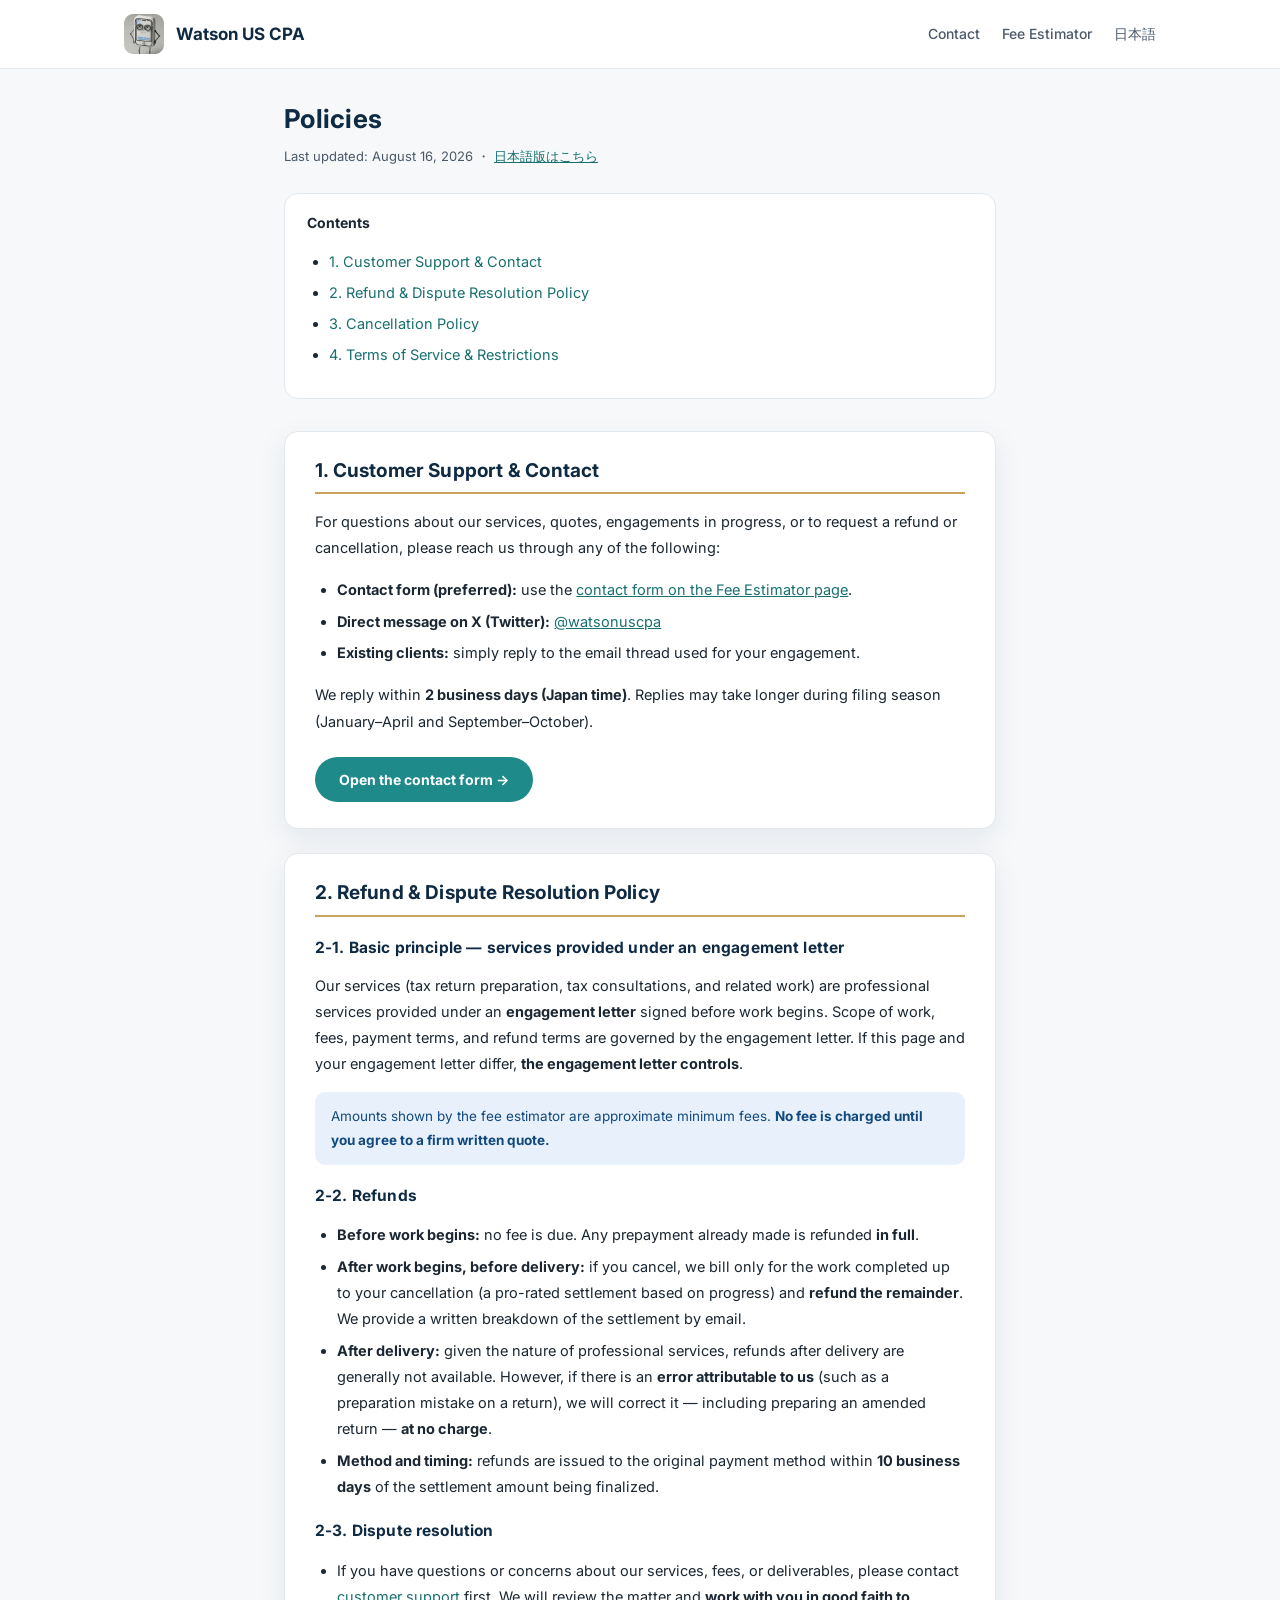
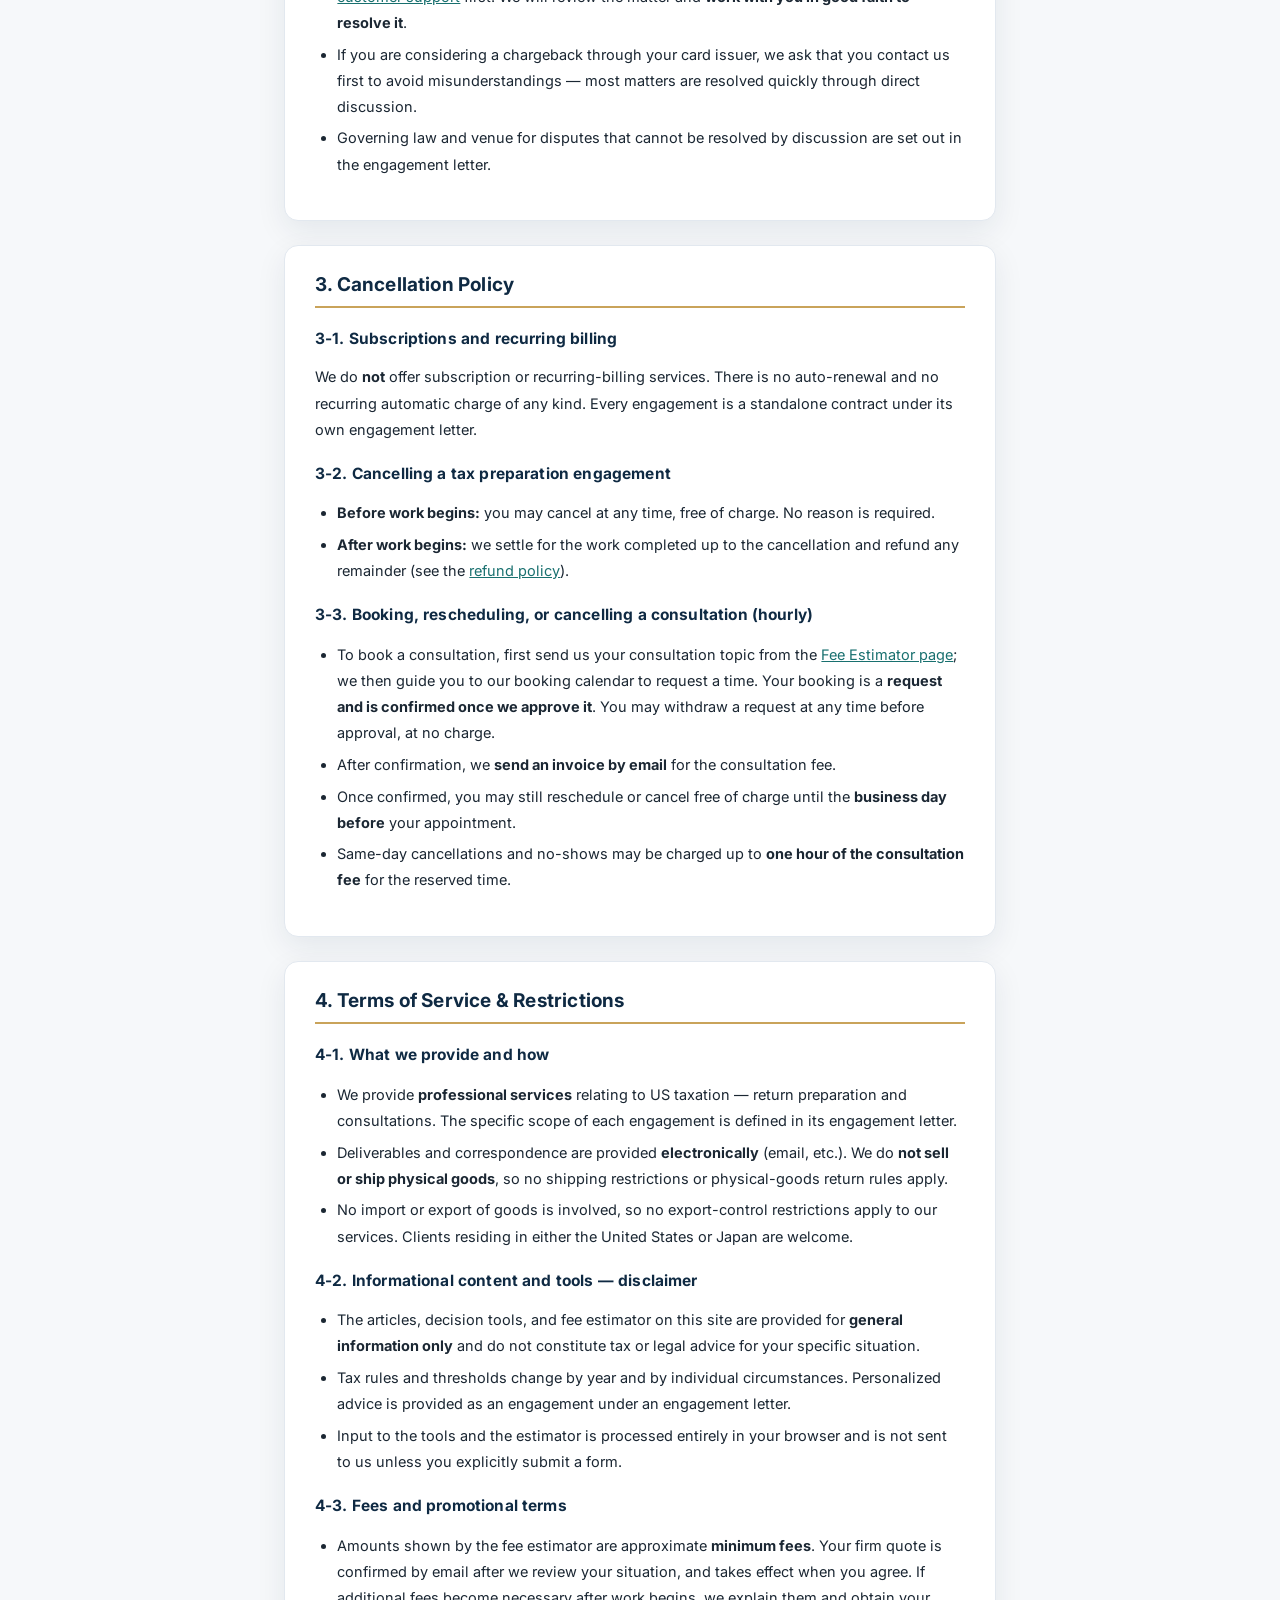
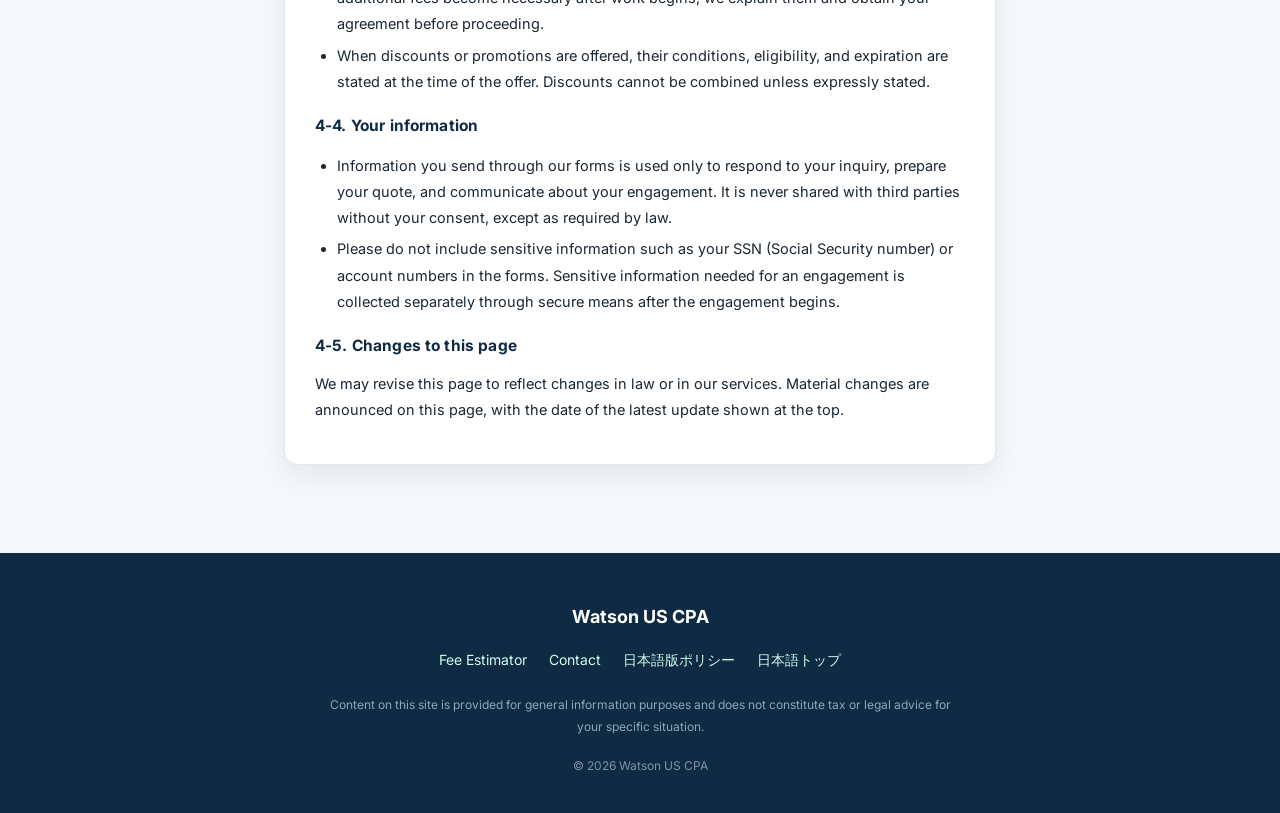
<file: en/policies/index.html>
<!DOCTYPE html>
<html lang="en">
<head>
<meta charset="utf-8" />
<meta name="viewport" content="width=device-width, initial-scale=1" />
<title>Policies (Refunds, Cancellations &amp; Terms) | Watson US CPA</title>
<meta name="description" content="Customer support contacts, refund and dispute resolution policy, cancellation policy, and terms of service for Watson US CPA." />

<link rel="icon" type="image/png" href="../../assets/img/favicon.png" />
<link rel="apple-touch-icon" href="../../assets/img/apple-touch-icon.png" />

<link rel="preconnect" href="https://fonts.googleapis.com" />
<link rel="preconnect" href="https://fonts.gstatic.com" crossorigin />
<link href="https://fonts.googleapis.com/css2?family=Inter:wght@400;500;700&display=swap" rel="stylesheet" />
<link rel="stylesheet" href="../../assets/css/style.css" />
<style>
  body{ font-family:"Inter", system-ui, -apple-system, "Segoe UI", Helvetica, Arial, sans-serif; }
  main.legal{ max-width:760px; margin:0 auto; padding:2rem 1.5rem 4rem; }
  main.legal h1{ font-size:26px; color:var(--navy); margin:0 0 .5rem; }
  main.legal .updated{ color:var(--ink-soft); font-size:13px; margin:0 0 1.5rem; }
  main.legal .toc{ background:var(--surface); border:1px solid var(--line); border-radius:var(--radius); padding:16px 22px; margin-bottom:2rem; font-size:14px; }
  main.legal .toc a{ text-decoration:none; }
  main.legal .toc li{ margin:.3rem 0; }
  main.legal section{ background:var(--surface); border:1px solid var(--line); border-radius:var(--radius); box-shadow:var(--shadow); padding:26px 30px; margin-bottom:1.5rem; }
  main.legal h2{ font-size:19px; color:var(--navy); margin:0 0 .75rem; padding-bottom:.5rem; border-bottom:2px solid var(--gold); }
  main.legal h3{ font-size:15.5px; color:var(--navy); margin:1.25rem 0 .4rem; }
  main.legal p, main.legal li{ font-size:14.5px; color:var(--ink); }
  main.legal ul{ padding-left:1.4rem; }
  main.legal li{ margin:.35rem 0; }
  .legal-note{ background:#e8f1fb; color:#11497e; border-radius:10px; padding:12px 16px; font-size:13.5px; }
  .contact-cta{ display:inline-block; background:var(--teal); color:#fff !important; text-decoration:none; font-weight:700; font-size:14px; border-radius:999px; padding:10px 24px; margin-top:.5rem; }
  .contact-cta:hover{ background:var(--teal-600); }
  @media (max-width:640px){ main.legal section{ padding:20px 18px; } }
</style>
</head>
<body>

<header class="site-header">
  <div class="container header-inner">
    <a class="brand" href="../">
      <img class="brand-mark" src="../../assets/img/avatar.png" alt="" width="40" height="40" />
      <span class="brand-text"><strong>Watson US CPA</strong></span>
    </a>
    <nav class="site-nav">
      <a href="../#contact">Contact</a>
      <a href="../">Fee Estimator</a>
      <a href="../../policies/">日本語</a>
    </nav>
  </div>
</header>

<main class="legal">
  <h1>Policies</h1>
  <p class="updated">Last updated: August 16, 2026 ・ <a href="../../policies/">日本語版はこちら</a></p>

  <div class="toc">
    <strong>Contents</strong>
    <ul>
      <li><a href="#support">1. Customer Support &amp; Contact</a></li>
      <li><a href="#refund">2. Refund &amp; Dispute Resolution Policy</a></li>
      <li><a href="#cancel">3. Cancellation Policy</a></li>
      <li><a href="#terms">4. Terms of Service &amp; Restrictions</a></li>
    </ul>
  </div>

  <!-- ===== 1. Support ===== -->
  <section id="support">
    <h2>1. Customer Support &amp; Contact</h2>
    <p>For questions about our services, quotes, engagements in progress, or to request a refund or cancellation, please reach us through any of the following:</p>
    <ul>
      <li><strong>Contact form (preferred):</strong> use the <a href="../#contact">contact form on the Fee Estimator page</a>.</li>
      <li><strong>Direct message on X (Twitter):</strong> <a href="https://x.com/watsonuscpa" target="_blank" rel="noopener">@watsonuscpa</a></li>
      <li><strong>Existing clients:</strong> simply reply to the email thread used for your engagement.</li>
    </ul>
    <p>We reply within <strong>2 business days (Japan time)</strong>. Replies may take longer during filing season (January–April and September–October).</p>
    <a class="contact-cta" href="../#contact">Open the contact form →</a>
  </section>

  <!-- ===== 2. Refunds & disputes ===== -->
  <section id="refund">
    <h2>2. Refund &amp; Dispute Resolution Policy</h2>

    <h3>2-1. Basic principle — services provided under an engagement letter</h3>
    <p>Our services (tax return preparation, tax consultations, and related work) are professional services provided under an <strong>engagement letter</strong> signed before work begins. Scope of work, fees, payment terms, and refund terms are governed by the engagement letter. If this page and your engagement letter differ, <strong>the engagement letter controls</strong>.</p>
    <div class="legal-note">Amounts shown by the fee estimator are approximate minimum fees. <strong>No fee is charged until you agree to a firm written quote.</strong></div>

    <h3>2-2. Refunds</h3>
    <ul>
      <li><strong>Before work begins:</strong> no fee is due. Any prepayment already made is refunded <strong>in full</strong>.</li>
      <li><strong>After work begins, before delivery:</strong> if you cancel, we bill only for the work completed up to your cancellation (a pro-rated settlement based on progress) and <strong>refund the remainder</strong>. We provide a written breakdown of the settlement by email.</li>
      <li><strong>After delivery:</strong> given the nature of professional services, refunds after delivery are generally not available. However, if there is an <strong>error attributable to us</strong> (such as a preparation mistake on a return), we will correct it — including preparing an amended return — <strong>at no charge</strong>.</li>
      <li><strong>Method and timing:</strong> refunds are issued to the original payment method within <strong>10 business days</strong> of the settlement amount being finalized.</li>
    </ul>

    <h3>2-3. Dispute resolution</h3>
    <ul>
      <li>If you have questions or concerns about our services, fees, or deliverables, please contact <a href="#support">customer support</a> first. We will review the matter and <strong>work with you in good faith to resolve it</strong>.</li>
      <li>If you are considering a chargeback through your card issuer, we ask that you contact us first to avoid misunderstandings — most matters are resolved quickly through direct discussion.</li>
      <li>Governing law and venue for disputes that cannot be resolved by discussion are set out in the engagement letter.</li>
    </ul>
  </section>

  <!-- ===== 3. Cancellations ===== -->
  <section id="cancel">
    <h2>3. Cancellation Policy</h2>

    <h3>3-1. Subscriptions and recurring billing</h3>
    <p>We do <strong>not</strong> offer subscription or recurring-billing services. There is no auto-renewal and no recurring automatic charge of any kind. Every engagement is a standalone contract under its own engagement letter.</p>

    <h3>3-2. Cancelling a tax preparation engagement</h3>
    <ul>
      <li><strong>Before work begins:</strong> you may cancel at any time, free of charge. No reason is required.</li>
      <li><strong>After work begins:</strong> we settle for the work completed up to the cancellation and refund any remainder (see the <a href="#refund">refund policy</a>).</li>
    </ul>

    <h3>3-3. Booking, rescheduling, or cancelling a consultation (hourly)</h3>
    <ul>
      <li>To book a consultation, first send us your consultation topic from the <a href="../?type=consult">Fee Estimator page</a>; we then guide you to our booking calendar to request a time. Your booking is a <strong>request and is confirmed once we approve it</strong>. You may withdraw a request at any time before approval, at no charge.</li>
      <li>After confirmation, we <strong>send an invoice by email</strong> for the consultation fee.</li>
      <li>Once confirmed, you may still reschedule or cancel free of charge until the <strong>business day before</strong> your appointment.</li>
      <li>Same-day cancellations and no-shows may be charged up to <strong>one hour of the consultation fee</strong> for the reserved time.</li>
    </ul>
  </section>

  <!-- ===== 4. Terms ===== -->
  <section id="terms">
    <h2>4. Terms of Service &amp; Restrictions</h2>

    <h3>4-1. What we provide and how</h3>
    <ul>
      <li>We provide <strong>professional services</strong> relating to US taxation — return preparation and consultations. The specific scope of each engagement is defined in its engagement letter.</li>
      <li>Deliverables and correspondence are provided <strong>electronically</strong> (email, etc.). We do <strong>not sell or ship physical goods</strong>, so no shipping restrictions or physical-goods return rules apply.</li>
      <li>No import or export of goods is involved, so no export-control restrictions apply to our services. Clients residing in either the United States or Japan are welcome.</li>
    </ul>

    <h3>4-2. Informational content and tools — disclaimer</h3>
    <ul>
      <li>The articles, decision tools, and fee estimator on this site are provided for <strong>general information only</strong> and do not constitute tax or legal advice for your specific situation.</li>
      <li>Tax rules and thresholds change by year and by individual circumstances. Personalized advice is provided as an engagement under an engagement letter.</li>
      <li>Input to the tools and the estimator is processed entirely in your browser and is not sent to us unless you explicitly submit a form.</li>
    </ul>

    <h3>4-3. Fees and promotional terms</h3>
    <ul>
      <li>Amounts shown by the fee estimator are approximate <strong>minimum fees</strong>. Your firm quote is confirmed by email after we review your situation, and takes effect when you agree. If additional fees become necessary after work begins, we explain them and obtain your agreement before proceeding.</li>
      <li>When discounts or promotions are offered, their conditions, eligibility, and expiration are stated at the time of the offer. Discounts cannot be combined unless expressly stated.</li>
    </ul>

    <h3>4-4. Your information</h3>
    <ul>
      <li>Information you send through our forms is used only to respond to your inquiry, prepare your quote, and communicate about your engagement. It is never shared with third parties without your consent, except as required by law.</li>
      <li>Please do not include sensitive information such as your SSN (Social Security number) or account numbers in the forms. Sensitive information needed for an engagement is collected separately through secure means after the engagement begins.</li>
    </ul>

    <h3>4-5. Changes to this page</h3>
    <p>We may revise this page to reflect changes in law or in our services. Material changes are announced on this page, with the date of the latest update shown at the top.</p>
  </section>
</main>

<footer class="site-footer">
  <div class="container footer-inner">
    <p class="footer-brand">Watson US CPA</p>
    <nav class="footer-nav">
      <a href="../">Fee Estimator</a>
      <a href="../#contact">Contact</a>
      <a href="../../policies/">日本語版ポリシー</a>
      <a href="../../index.html">日本語トップ</a>
    </nav>
    <p class="footer-disclaimer">
      Content on this site is provided for general information purposes and does not constitute tax or legal advice for your specific situation.
    </p>
    <p class="footer-copy">© <span id="year"></span> Watson US CPA</p>
  </div>
</footer>
<script>document.getElementById('year').textContent = new Date().getFullYear();</script>
</body>
</html>
</file>
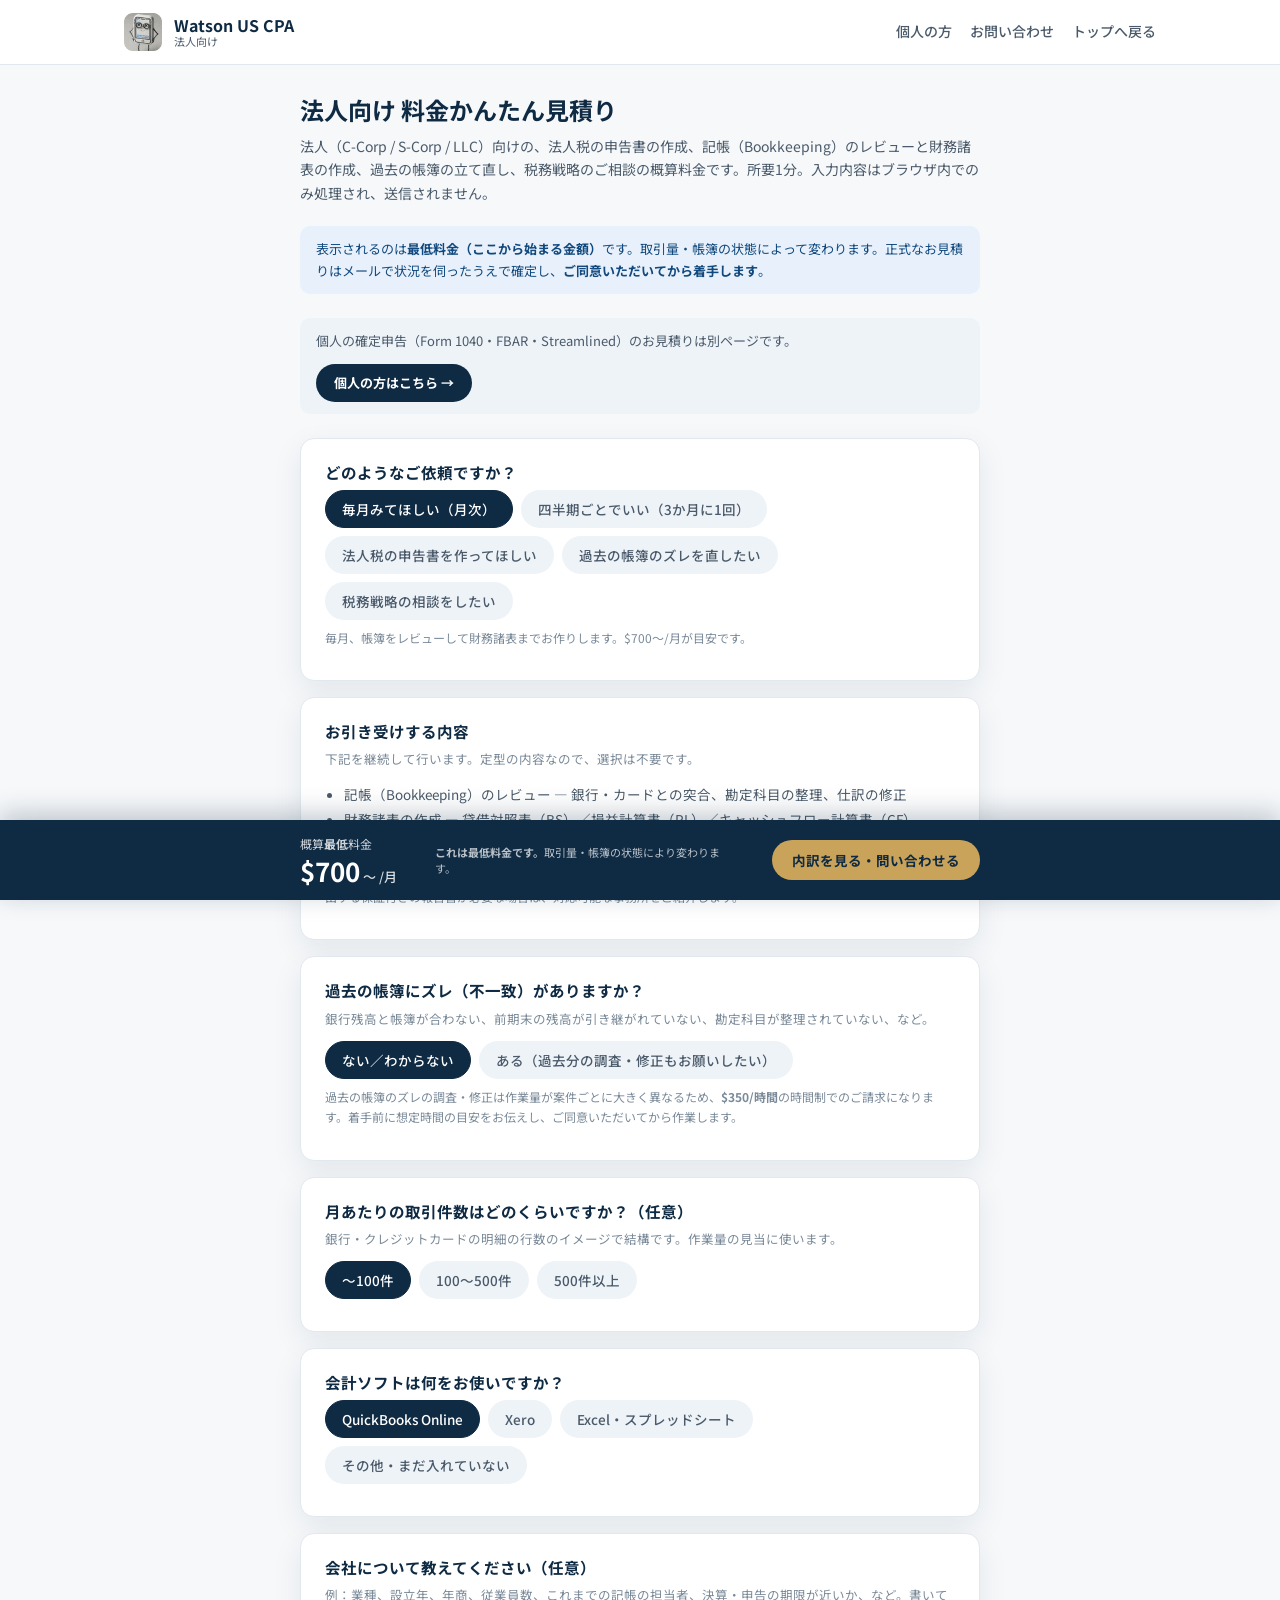
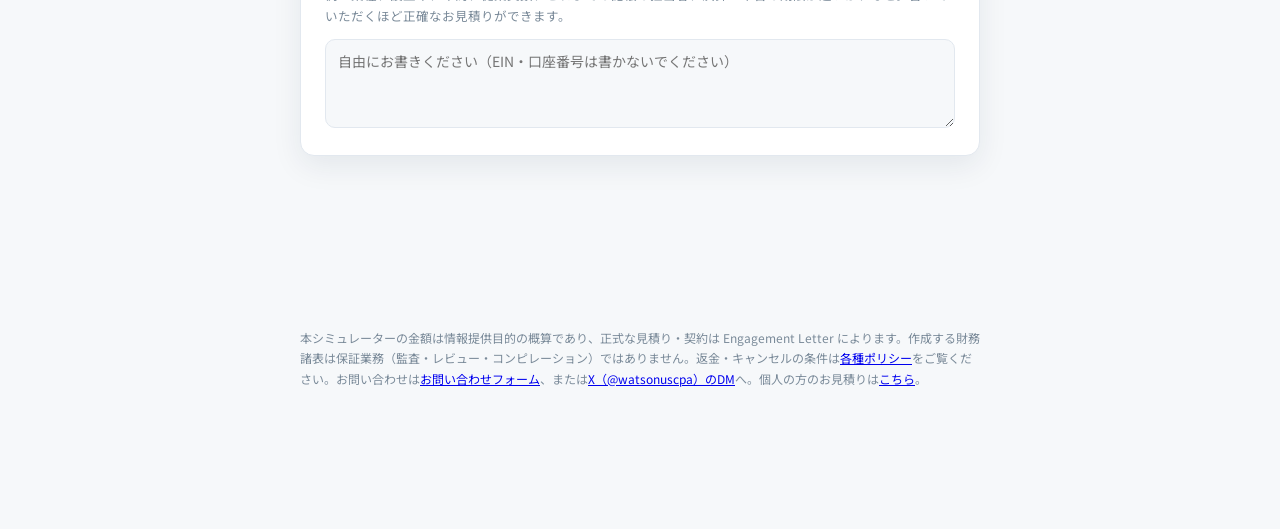
<file: intake/corp/index.html>
<!DOCTYPE html>
<html lang="ja">
<head>
<meta charset="utf-8" />
<meta name="viewport" content="width=device-width, initial-scale=1" />
<title>法人向け 料金かんたん見積り ｜ Watson US CPA</title>
<meta name="description" content="法人（Corp / LLC）向けの法人税申告書（Form 1120 / 1120-S / 1065）の作成、記帳（Bookkeeping）レビュー、財務諸表（BS／PL／CF ※非保証業務）の作成、過去の帳簿の立て直し、税務戦略のご相談の概算料金を、質問に答えるだけで確認できます。" />

<link rel="icon" type="image/png" href="../../assets/img/favicon.png" />
<link rel="apple-touch-icon" href="../../assets/img/apple-touch-icon.png" />

<link rel="preconnect" href="https://fonts.googleapis.com" />
<link rel="preconnect" href="https://fonts.gstatic.com" crossorigin />
<link href="https://fonts.googleapis.com/css2?family=Noto+Sans+JP:wght@400;500;700&display=swap" rel="stylesheet" />
<style>
  :root {
    --navy:#0f2a43; --navy-700:#16395a; --teal:#1f8a8a; --teal-600:#18706f; --gold:#c9a35a;
    --bg-primary:#ffffff; --bg-secondary:#f6f8fa; --bg-tertiary:#eef3f8;
    --bg-info:#e8f1fb; --bg-warning:#f7efdd; --bg-success:#e3f4f1;
    --tx-primary:#1b2733; --tx-secondary:#4a5a6a; --tx-tertiary:#7a8a99;
    --tx-info:#11497e; --tx-warning:#8a6516; --tx-success:#18706f;
    --line:#e2e8ef;
    --r-md:10px; --r-lg:14px;
    --shadow:0 10px 30px rgba(15,42,67,0.08);
    --font:"Noto Sans JP", system-ui, -apple-system, "Segoe UI", "Hiragino Kaku Gothic ProN", Meiryo, sans-serif;
  }
  *{ box-sizing:border-box; }
  body{ margin:0; font-family:var(--font); color:var(--tx-primary); line-height:1.7; background:var(--bg-secondary); -webkit-font-smoothing:antialiased; }

  .site-header{ position:sticky; top:0; z-index:50; background:rgba(255,255,255,0.92); backdrop-filter:blur(8px); border-bottom:1px solid var(--line); }
  .header-inner{ max-width:1080px; margin:0 auto; padding:0 24px; height:64px; display:flex; align-items:center; justify-content:space-between; }
  .brand{ display:flex; align-items:center; gap:12px; text-decoration:none; color:var(--navy); }
  .brand-mark{ width:38px; height:38px; object-fit:contain; }
  .brand-text{ display:flex; flex-direction:column; line-height:1.2; }
  .brand-text strong{ font-size:16px; font-weight:700; }
  .brand-text small{ color:var(--tx-secondary); font-size:11px; }
  .site-nav a{ text-decoration:none; color:var(--tx-secondary); font-size:14px; font-weight:500; }
  .site-nav a:hover{ color:var(--navy); }

  main{ max-width:720px; margin:0 auto; padding:1.75rem 1.25rem 9rem; }
  h1{ font-size:24px; font-weight:700; margin:0 0 .5rem; color:var(--navy); line-height:1.4; }
  .lead{ color:var(--tx-secondary); font-size:14px; margin:0 0 1.25rem; }
  .notice{ background:var(--bg-info); color:var(--tx-info); border-radius:var(--r-md); padding:12px 16px; font-size:13px; margin-bottom:1.5rem; }

  .q{ background:var(--bg-primary); border:1px solid var(--line); border-radius:var(--r-lg); box-shadow:var(--shadow); padding:20px 24px; margin-bottom:1rem; }
  .q h2{ font-size:15.5px; font-weight:700; color:var(--navy); margin:0 0 .25rem; }
  .q .hint{ font-size:12.5px; color:var(--tx-tertiary); margin:0 0 .75rem; }
  .opts{ display:flex; flex-wrap:wrap; gap:8px; }
  .opt{ font-family:var(--font); font-size:13.5px; font-weight:500; color:var(--tx-secondary); background:var(--bg-tertiary); border:1.5px solid transparent; border-radius:999px; padding:8px 16px; cursor:pointer; transition:all .12s; }
  .opt:hover{ border-color:var(--teal); color:var(--teal-600); }
  .opt.on{ background:var(--navy); color:#fff; border-color:var(--navy); }
  .stepper{ display:flex; align-items:center; gap:12px; margin-top:.5rem; }
  .stepper button{ width:36px; height:36px; border-radius:50%; border:1.5px solid var(--line); background:var(--bg-primary); font-size:18px; font-weight:700; color:var(--navy); cursor:pointer; }
  .stepper button:hover{ border-color:var(--teal); }
  .stepper .val{ min-width:2.5em; text-align:center; font-size:16px; font-weight:700; color:var(--navy); }
  .stepper .slabel{ font-size:13px; color:var(--tx-secondary); }
  .q .addnote{ font-size:12px; color:var(--tx-tertiary); margin-top:.5rem; }

  /* 見積バー */
  .estbar{ position:fixed; left:0; right:0; bottom:0; z-index:60; background:var(--navy); color:#fff; box-shadow:0 -6px 24px rgba(15,42,67,0.25); }
  .estbar-inner{ max-width:720px; margin:0 auto; padding:14px 1.25rem; display:flex; align-items:center; justify-content:space-between; gap:16px; flex-wrap:wrap; }
  .est-label{ font-size:12px; opacity:.8; }
  .est-amount{ font-size:26px; font-weight:700; line-height:1.2; }
  .est-amount small{ font-size:13px; font-weight:500; opacity:.85; }
  .est-note{ font-size:11px; opacity:.7; max-width:300px; line-height:1.5; }
  button.detail{ font-family:var(--font); font-size:13.5px; font-weight:700; color:var(--navy); background:var(--gold); border:none; border-radius:999px; padding:10px 20px; cursor:pointer; }
  button.detail:hover{ filter:brightness(1.08); }

  /* 内訳モーダル */
  .sheet{ display:none; position:fixed; inset:0; z-index:70; background:rgba(15,42,67,0.5); }
  .sheet.open{ display:flex; align-items:flex-end; justify-content:center; }
  .sheet-body{ background:var(--bg-primary); width:100%; max-width:720px; max-height:85vh; overflow:auto; border-radius:var(--r-lg) var(--r-lg) 0 0; padding:24px; }
  .sheet-body h2{ font-size:18px; font-weight:700; color:var(--navy); margin:0 0 1rem; }
  table.bd{ width:100%; border-collapse:collapse; font-size:14px; }
  table.bd td{ padding:8px 4px; border-bottom:1px solid var(--line); }
  table.bd td:last-child{ text-align:right; font-weight:700; white-space:nowrap; }
  table.bd tr.total td{ border-bottom:none; font-size:17px; color:var(--navy); font-weight:700; padding-top:14px; }
  .sheet-warn{ background:var(--bg-warning); color:var(--tx-warning); border-radius:var(--r-md); padding:12px 16px; font-size:13px; margin:1rem 0; }
  .sheet-actions{ display:flex; gap:10px; margin-top:1.25rem; flex-wrap:wrap; }
  .sheet-actions button{ font-family:var(--font); font-size:14px; font-weight:700; border-radius:999px; padding:11px 22px; cursor:pointer; border:none; }
  .btn-copy{ background:var(--teal); color:#fff; }
  .btn-copy:hover{ background:var(--teal-600); }
  .btn-close{ background:var(--bg-tertiary); color:var(--tx-secondary); }

  /* 依頼フォーム */
  .req-form{ margin-top:1.25rem; border-top:1px solid var(--line); padding-top:1.25rem; }
  .req-form h3{ font-size:15px; font-weight:700; color:var(--navy); margin:0 0 .75rem; }
  .req-form label{ display:block; font-size:13px; font-weight:500; color:var(--tx-secondary); margin:.6rem 0 .2rem; }
  .req-form input, .req-form textarea{ width:100%; font-family:var(--font); font-size:14px; line-height:1.6; color:var(--tx-primary); background:var(--bg-secondary); border:1px solid var(--line); border-radius:var(--r-md); padding:10px 12px; }
  .req-form input:focus, .req-form textarea:focus{ outline:none; border-color:var(--teal); }
  .req-form .btn-send{ font-family:var(--font); font-size:14px; font-weight:700; color:#fff; background:var(--teal); border:none; border-radius:999px; padding:11px 26px; cursor:pointer; margin-top:1rem; }
  .req-form .btn-send:hover{ background:var(--teal-600); }
  .req-form .btn-send:disabled{ opacity:.5; cursor:default; }
  .consent{ display:flex; gap:10px; align-items:flex-start; background:var(--bg-tertiary); border-radius:var(--r-md); padding:12px 14px; margin-top:1rem; font-size:13px; color:var(--tx-secondary); line-height:1.6; cursor:pointer; }
  .consent input{ width:auto; margin-top:4px; accent-color:var(--teal); transform:scale(1.2); cursor:pointer; }
  .consent b{ color:var(--tx-primary); }
  .form-ok{ display:none; background:var(--bg-success); color:var(--tx-success); border-radius:var(--r-md); padding:14px 18px; font-size:14px; margin-top:1rem; }
  .form-err{ display:none; background:#fbeaea; color:#a32d2d; border-radius:var(--r-md); padding:12px 16px; font-size:13px; margin-top:1rem; }

  footer{ max-width:720px; margin:0 auto; padding:0 1.25rem 8rem; color:var(--tx-tertiary); font-size:12px; }
</style>
</head>
<body>

<header class="site-header">
  <div class="header-inner">
    <a class="brand" href="../../index.html">
      <img class="brand-mark" src="../../assets/img/favicon.png" alt="" />
      <span class="brand-text"><strong>Watson US CPA</strong><small>法人向け</small></span>
    </a>
    <nav class="site-nav" style="display:flex;gap:18px">
      <a href="../">個人の方</a>
      <a href="../../contact/">お問い合わせ</a>
      <a href="../../index.html">トップへ戻る</a>
    </nav>
  </div>
</header>

<main>
  <h1>法人向け 料金かんたん見積り</h1>
  <p class="lead">法人（C-Corp / S-Corp / LLC）向けの、法人税の申告書の作成、記帳（Bookkeeping）のレビューと財務諸表の作成、過去の帳簿の立て直し、税務戦略のご相談の概算料金です。所要1分。入力内容はブラウザ内でのみ処理され、送信されません。</p>
  <div class="notice">表示されるのは<b>最低料金（ここから始まる金額）</b>です。取引量・帳簿の状態によって変わります。正式なお見積りはメールで状況を伺ったうえで確定し、<b>ご同意いただいてから着手します</b>。</div>
  <div class="notice" style="background:var(--bg-tertiary);color:var(--tx-secondary);display:flex;align-items:center;justify-content:space-between;gap:12px;flex-wrap:wrap">
    <span>個人の確定申告（Form 1040・FBAR・Streamlined）のお見積りは別ページです。</span>
    <a href="../" style="flex:none;text-decoration:none;font-weight:700;font-size:13px;color:#fff;background:var(--navy);border-radius:999px;padding:8px 18px">個人の方はこちら →</a>
  </div>

  <!-- Q1 ご依頼の種類 -->
  <div class="q" id="q-svc">
    <h2>どのようなご依頼ですか？</h2>
    <div class="opts" data-key="svc">
      <button class="opt on" data-v="monthly">毎月みてほしい（月次）</button>
      <button class="opt" data-v="quarterly">四半期ごとでいい（3か月に1回）</button>
      <button class="opt" data-v="ret">法人税の申告書を作ってほしい</button>
      <button class="opt" data-v="cleanup">過去の帳簿のズレを直したい</button>
      <button class="opt" data-v="strategy">税務戦略の相談をしたい</button>
    </div>
    <p class="addnote" id="svc-note"></p>
  </div>

  <!-- 継続業務の内容 -->
  <div class="q mode-ongoing" id="q-scope">
    <h2>お引き受けする内容</h2>
    <p class="hint">下記を継続して行います。定型の内容なので、選択は不要です。</p>
    <ul style="margin:.25rem 0 0;padding-left:1.2rem;font-size:13.5px;color:var(--tx-secondary);line-height:1.9">
      <li>記帳（Bookkeeping）のレビュー — 銀行・カードとの突合、勘定科目の整理、仕訳の修正</li>
      <li>財務諸表の作成 — 貸借対照表（BS）／損益計算書（PL）／キャッシュフロー計算書（CF）</li>
      <li>数字についての簡単なご質問へのメール回答</li>
    </ul>
    <p class="addnote"><b>作成する財務諸表は保証業務（監査・レビュー・コンピレーション）ではありません（not attest）。</b>金融機関等へ提出する保証付きの報告書が必要な場合は、対応可能な事務所をご紹介します。</p>
  </div>

  <!-- 過去の帳簿のズレ -->
  <div class="q mode-ongoing" id="q-fix">
    <h2>過去の帳簿にズレ（不一致）がありますか？</h2>
    <p class="hint">銀行残高と帳簿が合わない、前期末の残高が引き継がれていない、勘定科目が整理されていない、など。</p>
    <div class="opts" data-key="fix">
      <button class="opt on" data-v="no">ない／わからない</button>
      <button class="opt" data-v="yes">ある（過去分の調査・修正もお願いしたい）</button>
    </div>
    <p class="addnote">過去の帳簿のズレの調査・修正は作業量が案件ごとに大きく異なるため、<b>$350/時間</b>の時間制でのご請求になります。着手前に想定時間の目安をお伝えし、ご同意いただいてから作業します。</p>
  </div>

  <!-- 立て直しの規模 -->
  <div class="q mode-cleanup" id="q-cleanupsize" style="display:none">
    <h2>どのくらいの期間分ですか？</h2>
    <p class="hint">時間制（$350/時間）でのご請求です。おおよその作業時間の見当をつけるために伺います。</p>
    <div class="opts" data-key="cleanupsize">
      <button class="opt on" data-v="q">数か月分</button>
      <button class="opt" data-v="y1">1年分</button>
      <button class="opt" data-v="y2">2年分以上</button>
    </div>
    <p class="addnote" id="cleanup-note"></p>
  </div>

  <!-- 法人税の申告書 -->
  <div class="q mode-ret" id="q-entity" style="display:none">
    <h2>会社の形態はどれですか？</h2>
    <p class="hint">提出する申告書の種類が変わります。</p>
    <div class="opts" data-key="entity">
      <button class="opt on" data-v="ccorp">C-Corp（Form 1120）</button>
      <button class="opt" data-v="scorp">S-Corp（Form 1120-S）</button>
      <button class="opt" data-v="partnership">パートナーシップ・複数メンバーLLC（Form 1065）</button>
      <button class="opt" data-v="smllc">単一メンバーLLC（個人の申告に合算）</button>
      <button class="opt" data-v="unknown">わからない</button>
    </div>
    <p class="addnote" id="entity-note"></p>
  </div>

  <div class="q mode-ret" id="q-owners" style="display:none">
    <h2>株主・パートナーは何名ですか？</h2>
    <p class="hint">1名ごとに Schedule K-1 を作成します（C-Corp では不要です）。</p>
    <div class="stepper" data-key="owners">
      <button type="button" onclick="step('owners',-1)">−</button>
      <span class="val" id="owners-val">1</span>
      <button type="button" onclick="step('owners',1)">＋</button>
      <span class="slabel">名</span>
    </div>
  </div>

  <div class="q mode-ret" id="q-states" style="display:none">
    <h2>申告が必要な州はいくつですか？</h2>
    <p class="hint">1州目は基本料金に含まれます。事務所・従業員・一定の売上がある州は、それぞれ申告義務が生じることがあります。</p>
    <div class="stepper" data-key="states">
      <button type="button" onclick="step('states',-1)">−</button>
      <span class="val" id="states-val">1</span>
      <button type="button" onclick="step('states',1)">＋</button>
      <span class="slabel">州</span>
    </div>
    <p class="addnote">どの州に申告義務があるか自体がはっきりしない場合は、Nexus（申告義務）の確認からお手伝いできます（時間制）。</p>
  </div>

  <div class="q mode-ret" id="q-intl" style="display:none">
    <h2>海外（日本など）との関係はありますか？（あてはまるものすべて）</h2>
    <div class="opts" data-key="intl" data-multi="1">
      <button class="opt" data-v="f5472">米国外の株主・親会社が25%以上を保有している</button>
      <button class="opt" data-v="f5471">米国外に子会社・関連会社がある</button>
      <button class="opt" data-v="f1042">米国外への支払い（配当・使用料・役務対価など）がある</button>
    </div>
    <p class="addnote" id="intl-note">外国株主のいる米国法人は Form 5472 の提出が必要で、<b>出し忘れの罰金は1件あたり $25,000</b> です。該当しそうな場合は必ずお知らせください。</p>
  </div>

  <div class="q mode-ret" id="q-books" style="display:none">
    <h2>帳簿はできていますか？</h2>
    <p class="hint">申告料金は「帳簿ができている」前提の金額です。</p>
    <div class="opts" data-key="books">
      <button class="opt on" data-v="ready">できている（会計ソフトで締まっている）</button>
      <button class="opt" data-v="rough">だいたいできているが、確認が必要</button>
      <button class="opt" data-v="none">できていない／ズレがある</button>
    </div>
    <p class="addnote" id="books-note"></p>
  </div>

  <!-- 税務戦略 -->
  <div class="q mode-strategy" id="q-strategy" style="display:none">
    <h2>どんなご相談ですか？</h2>
    <p class="hint">申告書の作成ではなく、<b>これからの意思決定</b>のご相談です。料金は $350/時間（最低1時間）です。</p>
    <div class="opts" data-key="strategy">
      <button class="opt on" data-v="entity">事業形態の選択（LLC / S-Corp / C-Corp の使い分け）</button>
      <button class="opt" data-v="comp">役員報酬・給与と配当のバランス</button>
      <button class="opt" data-v="cross">日米をまたぐ取引・親子会社の税務</button>
      <button class="opt" data-v="state">州をまたぐ事業（Nexus・州税の申告義務）</button>
      <button class="opt" data-v="exit">売却・撤退・清算の検討</button>
      <button class="opt" data-v="other">その他</button>
    </div>
  </div>

  <!-- 会社の規模 -->
  <div class="q mode-ongoing mode-cleanup mode-ret" id="q-volume">
    <h2>月あたりの取引件数はどのくらいですか？（任意）</h2>
    <p class="hint">銀行・クレジットカードの明細の行数のイメージで結構です。作業量の見当に使います。</p>
    <div class="opts" data-key="volume">
      <button class="opt on" data-v="s">〜100件</button>
      <button class="opt" data-v="m">100〜500件</button>
      <button class="opt" data-v="l">500件以上</button>
    </div>
    <p class="addnote" id="volume-note"></p>
  </div>

  <!-- 会計ソフト -->
  <div class="q mode-ongoing mode-cleanup mode-ret" id="q-sw">
    <h2>会計ソフトは何をお使いですか？</h2>
    <div class="opts" data-key="sw">
      <button class="opt on" data-v="qbo">QuickBooks Online</button>
      <button class="opt" data-v="xero">Xero</button>
      <button class="opt" data-v="sheet">Excel・スプレッドシート</button>
      <button class="opt" data-v="other">その他・まだ入れていない</button>
    </div>
    <p class="addnote" id="sw-note"></p>
  </div>

  <!-- 自由記述 -->
  <div class="q" id="q-notes">
    <h2 id="notes-title">会社について教えてください（任意）</h2>
    <p class="hint" id="notes-hint">例：業種、設立年、年商、従業員数、これまでの記帳の担当者、決算・申告の期限が近いか、など。書いていただくほど正確なお見積りができます。</p>
    <textarea id="notes" rows="3" style="width:100%;font-family:var(--font);font-size:14px;line-height:1.6;color:var(--tx-primary);background:var(--bg-secondary);border:1px solid var(--line);border-radius:var(--r-md);padding:10px 12px;resize:vertical" placeholder="自由にお書きください（EIN・口座番号は書かないでください）"></textarea>
  </div>
</main>

<!-- 見積バー -->
<div class="estbar">
  <div class="estbar-inner">
    <div>
      <div class="est-label" id="est-label">概算<b>最低</b>料金</div>
      <div class="est-amount" id="est-amount">$700<small> 〜 /月</small></div>
    </div>
    <div class="est-note" id="est-note"></div>
    <button class="detail" onclick="openSheet()">内訳を見る・問い合わせる</button>
  </div>
</div>

<!-- 内訳シート -->
<div class="sheet" id="sheet" onclick="if(event.target===this)closeSheet()">
  <div class="sheet-body">
    <h2 id="sheet-title">法人向け 概算お見積りの内訳</h2>
    <table class="bd" id="bdtable"></table>
    <div class="sheet-warn" id="sheet-warn"></div>
    <form class="req-form" id="reqform" name="corp-estimate-request" method="POST" data-netlify="true" netlify-honeypot="bot-field">
      <input type="hidden" name="form-name" value="corp-estimate-request" />
      <input type="hidden" name="estimate" id="f-estimate" />
      <p style="display:none"><label>この欄は空のままにしてください<input name="bot-field" /></label></p>
      <h3>ご興味がある方は、メールでご連絡ください</h3>
      <p style="font-size:13px;color:var(--tx-secondary);margin:0 0 .25rem">いただいた内容をもとに、こちらからメールでご連絡し、状況を伺ったうえで正式なお見積りをお出しします。この時点で費用は発生しません。</p>
      <label for="f-company">会社名</label>
      <input id="f-company" name="company" type="text" required autocomplete="organization" />
      <label for="f-name">ご担当者名</label>
      <input id="f-name" name="name" type="text" required autocomplete="name" />
      <label for="f-email">メールアドレス（返信先）</label>
      <input id="f-email" name="email" type="email" required autocomplete="email" placeholder="you@example.com" />
      <label for="f-message">補足があればどうぞ（任意）</label>
      <textarea id="f-message" name="message" rows="3" placeholder="EIN・口座番号は書かないでください"></textarea>
      <label class="consent">
        <input type="checkbox" name="consent" id="f-consent" required value="表示金額が最低料金であること、確定見積に同意後に着手されることを理解した" />
        <span>表示されている金額は<b>最低料金</b>であり、正式なお見積りはメールで確定すること、<b>確定金額に同意してから作業が始まる</b>こと（それまで費用は発生しないこと）を理解しました。</span>
      </label>
      <button class="btn-send" type="submit">上の内容とあわせてメールで問い合わせる</button>
      <div class="form-ok" id="form-ok">
        送信しました。内容を確認のうえ、<b>ご入力のメールアドレスへご連絡</b>します。取引量・帳簿の状態を伺ったうえで正式なお見積りをお出しし、<b>確定金額にご同意いただいてから着手</b>しますので、この時点で費用は発生しません。
      </div>
      <div class="form-err" id="form-err">送信できませんでした。時間をおいて再度お試しいただくか、下の「コピー」からメールでお送りください。</div>
    </form>
    <div class="sheet-actions" style="margin-top:1rem">
      <button class="btn-copy" onclick="copyEstimate()">（うまく送れない場合）内容をコピーして X のDMで連絡</button>
      <button class="btn-close" onclick="closeSheet()">閉じる</button>
    </div>
    <p style="font-size:12px;color:var(--tx-tertiary);margin-top:.75rem">回答内容と概算額はフォームに自動で添付されます。EIN・口座番号は送らないでください。</p>
  </div>
</div>

<footer>
  <p>本シミュレーターの金額は情報提供目的の概算であり、正式な見積り・契約は Engagement Letter によります。作成する財務諸表は保証業務（監査・レビュー・コンピレーション）ではありません。返金・キャンセルの条件は<a href="../../policies/">各種ポリシー</a>をご覧ください。お問い合わせは<a href="../../contact/">お問い合わせフォーム</a>、または<a href="https://x.com/watsonuscpa" target="_blank" rel="noopener">X（@watsonuscpa）のDM</a>へ。個人の方のお見積りは<a href="../">こちら</a>。</p>
</footer>
<script>
const DM_URL = 'https://x.com/watsonuscpa';

// ===== 料金マスタ（個人向け /intake/ と同期させること） =====
const FEES = {
  monthly: 700,      // 月次 Bookkeeping レビュー＋BS/PL/CF（月額・〜から）
  quarterly: 1000,   // 四半期 Bookkeeping レビュー＋BS/PL/CF（四半期・〜から）
  hourly: 350,       // 過去の帳簿のズレ／税務戦略のご相談（時間制）
  ret: 2500,         // 法人税の申告書（連邦＋州1つ・帳簿ができている前提・〜から）
  retState: 400,     // 州の追加（1州あたり）
  retK1: 150,        // Schedule K-1（2名目以降・1名あたり）
  f5472: 750,        // Form 5472（外国株主のいる米国法人）
  f5471: 1000,       // Form 5471（海外子会社）
  f1042: 600,        // Form 1042 / 1042-S（米国外への支払い）
};

const state = { svc:'monthly', fix:'no', cleanupsize:'q', strategy:'entity', volume:'s', sw:'qbo',
                entity:'ccorp', owners:1, states:1, intl:new Set(), books:'ready' };

const SVC_LABEL = {
  monthly: '月次 Bookkeeping レビュー＋BS／PL／CF の作成',
  quarterly: '四半期 Bookkeeping レビュー＋BS／PL／CF の作成',
  ret: '法人税の申告書の作成',
  cleanup: '過去の帳簿のズレの調査・修正',
  strategy: '税務戦略のご相談',
};
const STRATEGY_LABEL = {
  entity:'事業形態の選択（LLC / S-Corp / C-Corp）', comp:'役員報酬・給与と配当のバランス',
  cross:'日米をまたぐ取引・親子会社の税務', state:'州をまたぐ事業（Nexus・州税）',
  exit:'売却・撤退・清算の検討', other:'法人税務のご相談',
};
const ENTITY_LABEL = {
  ccorp:'C-Corp（Form 1120）', scorp:'S-Corp（Form 1120-S）',
  partnership:'パートナーシップ・複数メンバーLLC（Form 1065）',
  smllc:'単一メンバーLLC（個人の申告に合算）', unknown:'わからない（C-Corp 基準で仮計算）',
};
const VOLUME_LABEL = { s:'〜100件/月', m:'100〜500件/月', l:'500件以上/月' };
const SW_LABEL = { qbo:'QuickBooks Online', xero:'Xero', sheet:'Excel・スプレッドシート', other:'その他・未導入' };
const CLEANUP_LABEL = { q:'数か月分', y1:'1年分', y2:'2年分以上' };

// ===== UI 配線 =====
document.querySelectorAll('.opts').forEach(g => {
  const key = g.dataset.key, multi = g.dataset.multi;
  g.querySelectorAll('.opt').forEach(b => b.addEventListener('click', () => {
    if (multi) {
      b.classList.toggle('on');
      state[key].has(b.dataset.v) ? state[key].delete(b.dataset.v) : state[key].add(b.dataset.v);
    } else {
      g.querySelectorAll('.opt').forEach(x => x.classList.remove('on'));
      b.classList.add('on');
      state[key] = b.dataset.v;
    }
    onChange();
  }));
});

function step(key, d){
  state[key] = Math.max(1, Math.min(50, state[key] + d));
  document.getElementById(key + '-val').textContent = state[key];
  onChange();
}

// C-Corp は K-1 を作らない
function hasK1(){ return state.entity === 'scorp' || state.entity === 'partnership'; }

function isOngoing(){ return state.svc === 'monthly' || state.svc === 'quarterly'; }
function unit(){ return state.svc === 'monthly' ? '月' : '四半期'; }

// ===== モード切替 =====
function onChange(){
  const mode = isOngoing() ? 'ongoing' : state.svc;   // ongoing / cleanup / strategy
  document.querySelectorAll('.q').forEach(q => {
    if (q.id === 'q-svc' || q.id === 'q-notes') return;
    q.style.display = q.classList.contains('mode-' + mode) ? '' : 'none';
  });

  const note = document.getElementById('svc-note');
  if (isOngoing()) {
    note.textContent = state.svc === 'monthly'
      ? '毎月、帳簿をレビューして財務諸表までお作りします。$700〜/月が目安です。'
      : '3か月に1回、まとめてレビューして財務諸表をお作りします。$1,000〜/四半期が目安です。';
  } else if (state.svc === 'ret') {
    note.textContent = '連邦＋州1つの法人税申告書の作成です。$2,500〜（帳簿ができている前提）。決算期末から2〜3か月前までにご相談いただけると余裕をもって進められます。';
  } else if (state.svc === 'cleanup') {
    note.textContent = '過去の帳簿の立て直しのみのご依頼です。作業量が案件ごとに大きく異なるため $350/時間の時間制になります。立て直しのあと、月次・四半期の継続をご希望の場合もご相談ください。';
  } else {
    note.textContent = '申告書の作成を伴わない、単発のご相談・セカンドオピニオンです（$350/時間・最低1時間）。';
  }

  const cn = document.getElementById('cleanup-note');
  if (state.svc === 'cleanup') {
    cn.textContent = { q:'数か月分であれば、数時間で終わることが多いです。',
                       y1:'1年分の立て直しは、帳簿の状態にもよりますが数時間〜十数時間が目安です。',
                       y2:'2年分以上は、まず1年分を先に仕上げてから続きを判断する進め方をおすすめしています。' }[state.cleanupsize];
  }

  const vn = document.getElementById('volume-note');
  vn.textContent = { s:'', m:'取引件数が多い場合、上記の目安から加算になることがあります。',
                     l:'取引件数が多い場合、上記の目安から加算になることがあります。銀行・カード口座の数もあわせてお知らせください。' }[state.volume];

  const swn = document.getElementById('sw-note');
  swn.textContent = { qbo:'', xero:'',
    sheet:'スプレッドシートのままでもお受けできますが、QuickBooks Online 等への移行をご提案することがあります（移行作業は時間制）。',
    other:'まだ入れていない場合、会計ソフトの選定・初期設定からお手伝いできます（初期設定は時間制）。' }[state.sw];

  document.getElementById('notes-title').textContent = (state.svc === 'strategy')
    ? 'ご相談の背景を教えてください（任意）' : '会社について教えてください（任意）';
  document.getElementById('notes-hint').textContent = (state.svc === 'strategy')
    ? '例：いま検討していること、判断したい時期、会社の規模、株主構成、日本側の関係会社の有無、など。'
    : '例：業種、設立年、年商、従業員数、これまでの記帳の担当者、決算・申告の期限が近いか、など。書いていただくほど正確なお見積りができます。';

  // 申告モードのサブ質問
  if (state.svc === 'ret') {
    document.getElementById('q-owners').style.display = hasK1() ? '' : 'none';
    document.getElementById('entity-note').textContent = {
      ccorp:'法人自身に法人税がかかります。株主への配当は株主側で課税されます。',
      scorp:'法人では課税されず、損益が K-1 で株主に流れます。役員報酬（reasonable compensation）の水準が論点になりやすい形態です。',
      partnership:'損益が K-1 でパートナーに流れます。持分の変動があった年は配賦の計算が加算になることがあります。',
      smllc:'原則として個人の Form 1040（Schedule C 等）に合算します。個人向けの見積りページもあわせてご覧ください。',
      unknown:'定款・IRS からの通知（CP 575 など）を拝見すれば判定できます。見積りは C-Corp 基準で仮計算します。',
    }[state.entity];
    document.getElementById('intl-note').innerHTML = (state.entity === 'scorp' && state.intl.has('f5472'))
      ? 'S-Corp は原則として<b>非居住外国人を株主にできません</b>（要件を外れると S-Corp の選択自体が無効になります）。株主構成をお知らせいただければ、まず選択の有効性を確認します。'
      : '外国株主のいる米国法人は Form 5472 の提出が必要で、<b>出し忘れの罰金は1件あたり $25,000</b> です。該当しそうな場合は必ずお知らせください。';
    document.getElementById('books-note').textContent = {
      ready:'',
      rough:'確認・調整に時間がかかる場合は、時間制（$350/時間）での追加をご相談します。',
      none:'まず帳簿の立て直し（$350/時間）が必要です。申告料金とは別枠になります。決算期限が近い場合は Extension（申告期限の延長）もあわせてご案内します。',
    }[state.books];
  }

  render();
}

// ===== 見積計算 =====
function calc(){
  const rows = [];
  let total = 0;
  const add = (label, amt) => { rows.push([label, amt]); total += amt; };

  if (state.svc === 'strategy') {
    add(STRATEGY_LABEL[state.strategy] + '（時間制）', FEES.hourly);
    return { rows, total, hourly:true };
  }
  if (state.svc === 'ret') {
    const label = { ccorp:'法人税の申告書（Form 1120・連邦＋州1つ）', scorp:'法人税の申告書（Form 1120-S・連邦＋州1つ）',
                    partnership:'申告書（Form 1065・連邦＋州1つ）', smllc:'単一メンバーLLC（個人の申告に合算）',
                    unknown:'法人税の申告書（連邦＋州1つ）' }[state.entity];
    add(label, FEES.ret);
    if (state.states > 1) add(`州の追加（${state.states - 1}州）`, (state.states - 1) * FEES.retState);
    if (hasK1() && state.owners > 1) add(`Schedule K-1（${state.owners}名分のうち2名目以降）`, (state.owners - 1) * FEES.retK1);
    if (state.intl.has('f5472')) add('外国株主のいる法人の報告（Form 5472）', FEES.f5472);
    if (state.intl.has('f5471')) add('海外子会社の報告（Form 5471）〜', FEES.f5471);
    if (state.intl.has('f1042')) add('米国外への支払いの報告（Form 1042 / 1042-S）', FEES.f1042);
    return { rows, total, ret:true, cleanupNeeded: state.books === 'none' };
  }
  if (state.svc === 'cleanup') {
    add(`過去の帳簿のズレの調査・修正（${CLEANUP_LABEL[state.cleanupsize]}・時間制）`, FEES.hourly);
    return { rows, total, hourly:true };
  }
  add(SVC_LABEL[state.svc], state.svc === 'monthly' ? FEES.monthly : FEES.quarterly);
  return { rows, total, unit:unit(), fix: state.fix === 'yes' };
}

function render(){
  const r = calc();
  const amt = document.getElementById('est-amount');
  const note = document.getElementById('est-note');
  if (r.ret) {
    amt.innerHTML = `$${r.total.toLocaleString()}<small> 〜 /年</small>`;
    note.innerHTML = r.cleanupNeeded
      ? '帳簿の立て直しが必要な場合は<b>別途 $350/時間</b>です。'
      : '<b>これは最低料金です。</b>帳簿ができている前提の金額です。';
  } else if (r.hourly) {
    amt.innerHTML = `$${FEES.hourly.toLocaleString()}<small> /時間（最低1時間）</small>`;
    note.innerHTML = (state.svc === 'cleanup')
      ? '着手前に<b>想定時間の目安</b>をお伝えし、ご同意いただいてから作業します。'
      : '「内訳を見る・問い合わせる」からご相談内容をお送りください。折り返しメールでご連絡します。';
  } else {
    amt.innerHTML = `$${r.total.toLocaleString()}<small> 〜 /${r.unit}</small>`;
    note.innerHTML = r.fix
      ? '過去の帳簿のズレの対応は<b>別途 $350/時間</b>です。'
      : '<b>これは最低料金です。</b>取引量・帳簿の状態により変わります。';
  }
}

// ===== 内訳・コピー =====
const WARN_ONGOING = `
  <b>この金額は最低料金です。</b>正式なお見積りは、メールで会社の状況（業種・取引量・帳簿の状態）を確認してから確定します。実際の料金が上がる典型例：
  <ul style="margin:.5rem 0 0;padding-left:1.3rem">
    <li>月間の取引件数が多い／銀行・カード口座の数が多い</li>
    <li>売掛・買掛、在庫、給与（Payroll）の管理が必要</li>
    <li>複数の事業・複数の州にまたがる</li>
    <li>外貨建ての取引がある（換算・調整が必要）</li>
    <li>過去の帳簿のズレの調査・修正（$350/時間）</li>
  </ul>
  <div style="margin-top:.6rem">作成する財務諸表（BS／PL／CF）は<b>保証業務（監査・レビュー・コンピレーション）ではありません</b>。<b>確定金額にご同意いただいてから着手します。</b></div>`;
const WARN_RETURN = `
  <b>この金額は最低料金です。</b>正式なお見積りは、直近の試算表・前期の申告書を拝見してから確定します。実際の料金が上がる典型例：
  <ul style="margin:.5rem 0 0;padding-left:1.3rem">
    <li>帳簿の締めが終わっておらず、決算整理から必要（$350/時間）</li>
    <li>固定資産・減価償却の台帳を作り直す必要がある</li>
    <li>複数州にまたがる（Nexus の判定・所得の按分計算）</li>
    <li>海外との取引がある（移転価格・源泉徴収の検討）</li>
    <li>前期以前の申告に誤りがあり、修正申告が必要</li>
  </ul>
  <div style="margin-top:.6rem">申告期限の延長（Extension）の提出は料金に含みます。<b>確定金額にご同意いただいてから着手します。</b></div>`;
const WARN_CLEANUP = `
  <b>時間制（$350/時間）でのご請求です。</b>作業量は帳簿の状態によって大きく変わるため、金額を先に固定することができません。進め方：
  <ul style="margin:.5rem 0 0;padding-left:1.3rem">
    <li>まず会計データを拝見し、<b>想定時間の目安</b>をお伝えします（ここまで無料）</li>
    <li>ご同意いただいてから着手し、上限時間を超えそうな場合は事前にご連絡します</li>
    <li>作業内容（どの期間・どの勘定科目を直したか）は記録としてお渡しします</li>
  </ul>`;
const WARN_STRATEGY = `
  <b>$350/時間（最低1時間）です。</b>2時間目以降は30分単位で計算します。ご相談は申告書の作成を含みません。具体的な数値のシミュレーションや書面での意見書が必要な場合は、別途お見積りします。
  <div style="margin-top:.6rem">お送りいただいた内容を確認のうえ、メールでご連絡し、日程を調整します。この時点では費用は発生しません。</div>`;

function estimateText(){
  const r = calc();
  const notes = document.getElementById('notes').value.trim();
  const lines = ['【法人向け お見積り】' + SVC_LABEL[state.svc]];
  if (state.svc === 'strategy') {
    lines.push(`ご相談内容: ${STRATEGY_LABEL[state.strategy]}`, `料金: $${FEES.hourly.toLocaleString()}/時間（最低1時間）`);
  } else if (state.svc === 'ret') {
    const BOOKS_LABEL = { ready:'できている', rough:'だいたいできているが確認が必要', none:'できていない／ズレがある' };
    lines.push(`会社の形態: ${ENTITY_LABEL[state.entity]}`,
               ...(hasK1() ? [`株主・パートナー: ${state.owners}名`] : []),
               `申告する州: ${state.states}州`,
               `海外との関係: ${state.intl.size ? [...state.intl].map(v => ({f5472:'外国株主25%以上（Form 5472）', f5471:'海外子会社あり（Form 5471）', f1042:'米国外への支払いあり（Form 1042）'})[v]).join('、') : 'なし'}`,
               `帳簿の状態: ${BOOKS_LABEL[state.books]}`,
               `会計ソフト: ${SW_LABEL[state.sw]}`,
               ...r.rows.map(([l, a]) => `・${l}: $${a.toLocaleString()}`),
               `概算合計: $${r.total.toLocaleString()} 〜/年`,
               ...(r.cleanupNeeded ? ['※帳簿の立て直しが必要（別途 $350/時間）'] : []));
  } else if (state.svc === 'cleanup') {
    lines.push(`対象期間: ${CLEANUP_LABEL[state.cleanupsize]}`, `月あたりの取引件数: ${VOLUME_LABEL[state.volume]}`,
               `会計ソフト: ${SW_LABEL[state.sw]}`, `料金: $${FEES.hourly.toLocaleString()}/時間`);
  } else {
    lines.push(...r.rows.map(([l, a]) => `・${l}: $${a.toLocaleString()} 〜/${r.unit}`),
               `過去の帳簿のズレの対応: ${r.fix ? 'あり（$350/時間の時間制）' : 'なし／わからない'}`,
               `月あたりの取引件数: ${VOLUME_LABEL[state.volume]}`,
               `会計ソフト: ${SW_LABEL[state.sw]}`,
               `概算合計: $${r.total.toLocaleString()} 〜/${r.unit}`);
  }
  if (notes) lines.push('', '会社の状況・ご相談の背景:', notes);
  return lines.join('\n');
}

function openSheet(){
  const r = calc();
  let html;
  if (r.ret) {
    html = r.rows.map(([l, a]) => `<tr><td>${l}</td><td>$${a.toLocaleString()}</td></tr>`).join('')
         + (r.cleanupNeeded ? `<tr><td>帳簿の立て直し（時間制・別途）</td><td>$${FEES.hourly.toLocaleString()}/時間</td></tr>` : '')
         + `<tr class="total"><td>概算最低料金</td><td>$${r.total.toLocaleString()} 〜/年</td></tr>`;
  } else if (r.hourly) {
    html = r.rows.map(([l]) => `<tr><td>${l}</td><td>$${FEES.hourly.toLocaleString()}/時間</td></tr>`).join('')
         + `<tr class="total"><td>ご料金</td><td>$${FEES.hourly.toLocaleString()}/時間（最低1時間）</td></tr>`;
  } else {
    html = r.rows.map(([l, a]) => `<tr><td>${l}</td><td>$${a.toLocaleString()} 〜/${r.unit}</td></tr>`).join('')
         + (r.fix ? `<tr><td>過去の帳簿のズレの調査・修正（時間制）</td><td>$${FEES.hourly.toLocaleString()}/時間</td></tr>` : '')
         + `<tr class="total"><td>概算最低料金</td><td>$${r.total.toLocaleString()} 〜/${r.unit}</td></tr>`;
  }
  document.getElementById('bdtable').innerHTML = html;
  document.getElementById('sheet-warn').innerHTML =
    (state.svc === 'strategy') ? WARN_STRATEGY : (state.svc === 'cleanup') ? WARN_CLEANUP
    : (state.svc === 'ret') ? WARN_RETURN : WARN_ONGOING;
  document.getElementById('f-estimate').value = estimateText();
  document.getElementById('sheet').classList.add('open');
}
function closeSheet(){ document.getElementById('sheet').classList.remove('open'); }

// Netlify Forms へ AJAX 送信
document.getElementById('reqform').addEventListener('submit', function(e){
  e.preventDefault();
  const form = e.target;
  document.getElementById('f-estimate').value = estimateText();
  const btn = form.querySelector('.btn-send');
  btn.disabled = true; btn.textContent = '送信中…';
  fetch('/', {
    method: 'POST',
    headers: { 'Content-Type': 'application/x-www-form-urlencoded' },
    body: new URLSearchParams(new FormData(form)).toString(),
  }).then(res => {
    if (!res.ok) throw new Error(res.status);
    document.getElementById('form-ok').style.display = 'block';
    document.getElementById('form-err').style.display = 'none';
    form.querySelectorAll('input:not([type=hidden]),textarea,button').forEach(el => el.disabled = true);
    btn.textContent = '送信済み';
  }).catch(() => {
    document.getElementById('form-err').style.display = 'block';
    btn.disabled = false; btn.textContent = '上の内容とあわせてメールで問い合わせる';
  });
});

function copyEstimate(){
  const text = [
    '【法人向けお見積り依頼】Watson US CPA 料金シミュレーター',
    '',
    estimateText(),
    '',
    '※上記はシミュレーターによる概算です。正式見積りをお願いします。',
    '',
    '会社名：',
    'ご担当者名：',
    'ご連絡先：',
  ].join('\n');
  const btn = document.querySelector('.btn-copy');
  navigator.clipboard.writeText(text).then(() => {
    btn.textContent = 'コピーしました — X のDMに貼り付けてください';
    setTimeout(() => { btn.textContent = '（うまく送れない場合）内容をコピーして X のDMで連絡'; }, 2500);
  }).catch(() => {
    window.prompt('自動コピーできませんでした。以下を全選択してコピーしてください：', text);
  });
  window.open(DM_URL, '_blank', 'noopener');
}

// URLパラメータで初期選択（例: ?svc=strategy）
(function(){
  const v = new URLSearchParams(location.search).get('svc');
  if (['monthly','quarterly','ret','cleanup','strategy'].includes(v)) {
    state.svc = v;
    document.querySelectorAll('[data-key="svc"] .opt').forEach(b => b.classList.toggle('on', b.dataset.v === v));
  }
})();

onChange();
</script>
</body>
</html>
</file>
<file: assets/css/style.css>
/* ===== Design tokens ===== */
:root {
  --navy: #0f2a43;
  --navy-700: #16395a;
  --slate: #45607a;
  --teal: #1f8a8a;
  --teal-600: #18706f;
  --gold: #c9a35a;
  --bg: #f6f8fa;
  --surface: #ffffff;
  --ink: #1b2733;
  --ink-soft: #4a5a6a;
  --line: #e2e8ef;
  --shadow: 0 10px 30px rgba(15, 42, 67, 0.08);
  --radius: 14px;
  --maxw: 1080px;
}

* { box-sizing: border-box; }

html { scroll-behavior: smooth; }

body {
  margin: 0;
  font-family: "Noto Sans JP", system-ui, -apple-system, "Segoe UI", sans-serif;
  color: var(--ink);
  background: var(--bg);
  line-height: 1.8;
  -webkit-font-smoothing: antialiased;
}

.container {
  width: 100%;
  max-width: var(--maxw);
  margin: 0 auto;
  padding: 0 24px;
}

a { color: var(--teal-600); }

h1, h2, h3 { line-height: 1.4; letter-spacing: 0.01em; }

/* ===== Header ===== */
.site-header {
  position: sticky;
  top: 0;
  z-index: 50;
  background: rgba(255, 255, 255, 0.92);
  backdrop-filter: blur(8px);
  border-bottom: 1px solid var(--line);
}
.header-inner {
  display: flex;
  align-items: center;
  justify-content: space-between;
  height: 68px;
}
.brand {
  display: flex;
  align-items: center;
  gap: 12px;
  text-decoration: none;
  color: var(--navy);
}
.brand-mark {
  width: 40px;
  height: 40px;
  object-fit: contain;
}
.brand-text { display: flex; flex-direction: column; line-height: 1.2; }
.brand-text strong { font-size: 17px; }
.brand-text small { color: var(--ink-soft); font-size: 11px; }

.site-nav { display: flex; align-items: center; gap: 22px; }
.site-nav a {
  text-decoration: none;
  color: var(--ink-soft);
  font-size: 14px;
  font-weight: 500;
}
.site-nav a:hover { color: var(--navy); }
.nav-cta {
  padding: 8px 16px;
  border-radius: 999px;
  background: var(--navy);
  color: #fff !important;
}
.nav-cta:hover { background: var(--navy-700); }

/* ===== Hero ===== */
.hero {
  background:
    radial-gradient(1200px 400px at 80% -10%, rgba(31, 138, 138, 0.18), transparent),
    linear-gradient(180deg, #0f2a43 0%, #143752 100%);
  color: #eaf1f7;
  padding: 84px 0 96px;
}
.eyebrow {
  display: inline-block;
  margin: 0 0 18px;
  padding: 5px 14px;
  border: 1px solid rgba(201, 163, 90, 0.5);
  border-radius: 999px;
  color: var(--gold);
  font-size: 12px;
  letter-spacing: 0.08em;
}
.hero h1 {
  margin: 0 0 20px;
  font-size: clamp(28px, 4.6vw, 46px);
  font-weight: 700;
}
.lead {
  max-width: 660px;
  margin: 0 0 32px;
  font-size: clamp(15px, 1.8vw, 18px);
  color: #cddae6;
}
.hero-actions { display: flex; flex-wrap: wrap; gap: 14px; }
.hero-note {
  margin-top: 26px;
  font-size: 12.5px;
  color: #9fb3c4;
}

/* ===== Buttons ===== */
.btn {
  display: inline-flex;
  align-items: center;
  justify-content: center;
  padding: 13px 26px;
  border-radius: 999px;
  font-weight: 700;
  font-size: 15px;
  text-decoration: none;
  border: 2px solid transparent;
  cursor: pointer;
  transition: transform 0.05s ease, background 0.2s ease, color 0.2s ease;
}
.btn:active { transform: translateY(1px); }
.btn-primary { background: var(--gold); color: #2a2010; }
.btn-primary:hover { background: #d8b46e; }
.btn-ghost { background: transparent; border-color: rgba(255, 255, 255, 0.45); color: #fff; }
.btn-ghost:hover { background: rgba(255, 255, 255, 0.1); }
.btn-outline { background: #fff; border-color: var(--line); color: var(--navy); }
.btn-outline:hover { border-color: var(--teal); color: var(--teal-600); }

/* ===== Featured tool ===== */
.tools { background: var(--bg); padding-top: 0; }
.tools-grid {
  display: grid;
  grid-template-columns: repeat(auto-fit, minmax(300px, 1fr));
  gap: 18px;
  max-width: 920px;
  margin: 0 auto;
}
.tool-card {
  display: flex;
  align-items: flex-start;
  gap: 16px;
  background: var(--surface);
  border: 1px solid var(--line);
  border-left: 4px solid var(--teal);
  border-radius: var(--radius);
  box-shadow: var(--shadow);
  padding: 22px 24px;
  text-decoration: none;
  color: var(--ink);
  transition: transform 0.06s ease, border-color 0.15s ease;
}
.tool-card:hover { transform: translateY(-2px); border-left-color: var(--gold); }
.tool-card-emoji { font-size: 30px; line-height: 1; flex-shrink: 0; }
.tool-card-body { display: flex; flex-direction: column; }
.tool-card-badge {
  align-self: flex-start;
  font-size: 11px;
  font-weight: 700;
  letter-spacing: 0.05em;
  color: var(--teal-600);
  background: #e8f6f6;
  padding: 2px 9px;
  border-radius: 999px;
  margin-bottom: 8px;
}
.tool-card-body strong { font-size: 16px; color: var(--navy); }
.tool-card-desc { font-size: 13.5px; color: var(--ink-soft); margin: 6px 0 12px; line-height: 1.65; }
.tool-card-cta { font-size: 13.5px; font-weight: 700; color: var(--teal-600); }
/* 準備中ツール：クリック不可・トーンを落とす */
.tool-card.is-soon {
  cursor: default;
  border-left-color: var(--line);
  background: #fafafa;
  box-shadow: none;
}
.tool-card.is-soon:hover { transform: none; border-left-color: var(--line); }
.tool-card.is-soon .tool-card-emoji { opacity: 0.5; filter: grayscale(1); }
.tool-card.is-soon strong,
.tool-card.is-soon .tool-card-desc { color: var(--ink-soft); }
.tool-card-badge.is-soon { color: #8a8a8a; background: #ededed; }
.tool-card.is-soon .tool-card-cta { color: #9a9a9a; }
/* 準備中でも関連noteは調べられる導線 */
.tool-card-soonlink {
  align-self: flex-start;
  font-size: 13px;
  font-weight: 700;
  color: var(--teal-600);
  text-decoration: none;
  cursor: pointer;
}
.tool-card-soonlink:hover { text-decoration: underline; }

/* 結果カード内のツール導線 */
.dx-tools { display: grid; gap: 10px; margin-bottom: 22px; }
.dx-tool {
  display: flex;
  align-items: center;
  gap: 14px;
  padding: 14px 16px;
  border: 1.5px solid var(--teal);
  border-radius: 12px;
  background: #f3fbfb;
  text-decoration: none;
  color: var(--ink);
  transition: background 0.15s ease;
}
.dx-tool:hover { background: #e8f6f6; }
.dx-tool-emoji { font-size: 24px; flex-shrink: 0; }
.dx-tool-body { display: flex; flex-direction: column; flex: 1; }
.dx-tool-body strong { font-size: 14.5px; color: var(--navy); }
.dx-tool-body span { font-size: 12.5px; color: var(--ink-soft); margin-top: 2px; line-height: 1.55; }
.dx-tool-cta { color: var(--teal); font-weight: 700; flex-shrink: 0; }
.dx-tool.is-soon {
  cursor: default;
  border-color: var(--line);
  background: #fafafa;
}
.dx-tool.is-soon:hover { background: #fafafa; }
.dx-tool.is-soon .dx-tool-emoji { opacity: 0.5; filter: grayscale(1); }
.dx-tool.is-soon .dx-tool-body strong { color: var(--ink-soft); }
.dx-tool-soon {
  font-size: 10.5px;
  font-weight: 700;
  color: #8a8a8a;
  background: #ededed;
  padding: 1px 7px;
  border-radius: 999px;
  margin-left: 4px;
  vertical-align: middle;
}
.dx-tool-soonlink {
  flex-shrink: 0;
  font-size: 12.5px;
  font-weight: 700;
  color: var(--teal-600);
  text-decoration: none;
  cursor: pointer;
}
.dx-tool-soonlink:hover { text-decoration: underline; }

/* ===== Sections ===== */
section { padding: 76px 0; }
.section-head { margin-bottom: 36px; text-align: center; }
.section-head h2 { margin: 0 0 10px; font-size: clamp(22px, 3vw, 30px); color: var(--navy); }
.section-head p { margin: 0; color: var(--ink-soft); }

/* ===== Diagnosis ===== */
.diagnosis { background: var(--surface); }
.diagnosis-card {
  max-width: 760px;
  margin: 0 auto;
  background: var(--surface);
  border: 1px solid var(--line);
  border-radius: var(--radius);
  box-shadow: var(--shadow);
  padding: 28px;
  min-height: 320px;
}

.dx-progress {
  display: flex;
  align-items: center;
  gap: 10px;
  margin-bottom: 22px;
}
.dx-progress-bar {
  flex: 1;
  height: 6px;
  background: var(--line);
  border-radius: 999px;
  overflow: hidden;
}
.dx-progress-fill {
  height: 100%;
  width: 0;
  background: linear-gradient(90deg, var(--teal), var(--gold));
  transition: width 0.35s ease;
}
.dx-step-label { font-size: 12px; color: var(--ink-soft); white-space: nowrap; }

.dx-question {
  font-size: clamp(18px, 2.4vw, 22px);
  font-weight: 700;
  color: var(--navy);
  margin: 0 0 6px;
}
.dx-sub { margin: 0 0 22px; color: var(--ink-soft); font-size: 14px; }

.dx-options { display: grid; gap: 12px; }
.dx-option {
  display: flex;
  align-items: center;
  justify-content: space-between;
  gap: 14px;
  width: 100%;
  text-align: left;
  padding: 16px 18px;
  border: 1.5px solid var(--line);
  border-radius: 12px;
  background: #fff;
  color: var(--ink);
  font-size: 15px;
  font-weight: 500;
  font-family: inherit;
  cursor: pointer;
  transition: border-color 0.15s ease, background 0.15s ease, transform 0.05s ease;
}
.dx-option:hover { border-color: var(--teal); background: #f3fbfb; }
.dx-option:active { transform: translateY(1px); }
.dx-option .arrow { color: var(--teal); font-weight: 700; flex-shrink: 0; }
.dx-option small { display: block; font-weight: 400; color: var(--ink-soft); font-size: 12.5px; margin-top: 3px; }

/* ===== Result ===== */
.dx-result-tag {
  display: inline-block;
  font-size: 12px;
  letter-spacing: 0.06em;
  color: var(--teal-600);
  background: #e8f6f6;
  padding: 4px 12px;
  border-radius: 999px;
  margin-bottom: 14px;
}
.dx-result-title {
  margin: 0 0 18px;
  font-size: clamp(19px, 2.6vw, 24px);
  color: var(--navy);
}
.dx-points {
  list-style: none;
  margin: 0 0 26px;
  padding: 0;
  display: grid;
  gap: 12px;
}
.dx-points li {
  position: relative;
  padding: 14px 16px 14px 46px;
  background: #f7fafc;
  border: 1px solid var(--line);
  border-radius: 10px;
  font-size: 14.5px;
}
.dx-points li::before {
  content: "✓";
  position: absolute;
  left: 16px;
  top: 13px;
  display: grid;
  place-items: center;
  width: 20px;
  height: 20px;
  border-radius: 50%;
  background: var(--teal);
  color: #fff;
  font-size: 12px;
  font-weight: 700;
}

.dx-articles-head {
  font-size: 14px;
  font-weight: 700;
  color: var(--navy);
  margin: 0 0 12px;
  padding-top: 6px;
  border-top: 1px dashed var(--line);
}
.dx-articles { display: grid; gap: 10px; margin-bottom: 24px; }
.dx-article {
  display: flex;
  align-items: center;
  gap: 12px;
  padding: 14px 16px;
  border: 1px solid var(--line);
  border-radius: 10px;
  text-decoration: none;
  color: var(--ink);
  background: #fff;
  transition: border-color 0.15s ease, background 0.15s ease;
}
.dx-article:hover { border-color: var(--gold); background: #fffdf7; }
.dx-article .ico {
  flex-shrink: 0;
  width: 34px;
  height: 34px;
  border-radius: 8px;
  display: grid;
  place-items: center;
  background: var(--navy);
  color: #fff;
  font-size: 12px;
  font-weight: 700;
}
.dx-article .meta { display: flex; flex-direction: column; }
.dx-article .meta strong { font-size: 14.5px; font-weight: 700; }
.dx-article .meta span { font-size: 12px; color: var(--ink-soft); }
.dx-article.is-pending { opacity: 0.85; }
.dx-article.is-pending .ico { background: var(--slate); }

.dx-share { margin: 4px 0 18px; }
.dx-share-btn {
  display: inline-flex;
  align-items: center;
  gap: 8px;
  padding: 10px 18px;
  border-radius: 999px;
  background: #1b2733;
  color: #fff;
  font-size: 13.5px;
  font-weight: 700;
  text-decoration: none;
  transition: background 0.15s ease;
}
.dx-share-btn:hover { background: #000; }
.dx-share-btn .dx-x { font-size: 16px; line-height: 1; }

.dx-cta {
  background: linear-gradient(135deg, #0f2a43, #16456a);
  color: #eaf1f7;
  border-radius: 12px;
  padding: 20px 22px;
  margin-bottom: 8px;
}
.dx-cta p { margin: 0 0 14px; font-size: 14px; color: #cddae6; }
.dx-cta .btn { font-size: 14px; padding: 11px 22px; }

.dx-actions {
  display: flex;
  flex-wrap: wrap;
  gap: 12px;
  margin-top: 22px;
  padding-top: 18px;
  border-top: 1px solid var(--line);
}
.dx-back, .dx-restart {
  background: none;
  border: none;
  color: var(--ink-soft);
  font-family: inherit;
  font-size: 14px;
  cursor: pointer;
  padding: 8px 4px;
}
.dx-back:hover, .dx-restart:hover { color: var(--navy); text-decoration: underline; }

.dx-disclaimer {
  margin-top: 18px;
  font-size: 12px;
  color: var(--ink-soft);
  background: #f7fafc;
  border-radius: 8px;
  padding: 12px 14px;
}

/* fade-in for steps */
.dx-fade { animation: dxFade 0.28s ease; }
@keyframes dxFade {
  from { opacity: 0; transform: translateY(6px); }
  to { opacity: 1; transform: translateY(0); }
}

.noscript-msg { color: var(--ink-soft); }

/* ===== Cases ===== */
.cases { background: var(--bg); }
.case-grid {
  display: grid;
  grid-template-columns: repeat(2, 1fr);
  gap: 18px;
}
.case-item {
  background: var(--surface);
  border: 1px solid var(--line);
  border-radius: var(--radius);
  padding: 24px;
}
.case-item h3 { margin: 0 0 8px; color: var(--navy); font-size: 17px; }
.case-item p { margin: 0; color: var(--ink-soft); font-size: 14px; }
.case-link { margin-top: 12px !important; }
.case-link a {
  font-size: 13.5px;
  font-weight: 700;
  color: var(--teal-600);
  text-decoration: none;
}
.case-link a:hover { color: var(--gold); text-decoration: underline; }
.badge {
  display: inline-block;
  margin-left: 6px;
  font-size: 11px;
  color: var(--gold);
  border: 1px solid rgba(201, 163, 90, 0.5);
  border-radius: 999px;
  padding: 1px 9px;
  vertical-align: middle;
}

/* ===== Notes search ===== */
.notes-search { background: var(--surface); }
.notes-box { max-width: 760px; margin: 0 auto; }
#notesSearch {
  width: 100%;
  height: 50px;
  padding: 0 18px;
  font-family: inherit;
  font-size: 16px;
  color: var(--ink);
  background: #fff;
  border: 1.5px solid var(--line);
  border-radius: 999px;
  transition: border-color 0.15s ease;
}
#notesSearch:focus { outline: none; border-color: var(--teal); }
.notes-meta { margin: 14px 2px 16px; font-size: 13px; color: var(--ink-soft); }

/* ===== About ===== */
.about { background: var(--surface); }
.about-inner { max-width: 760px; margin: 0 auto; }
.about-inner p { color: var(--ink-soft); }
.about-card { display: flex; gap: 22px; align-items: flex-start; }
.about-avatar {
  flex-shrink: 0;
  width: 96px;
  height: 96px;
  object-fit: contain;
}
.about-links { display: flex; gap: 12px; flex-wrap: wrap; margin: 18px 0 0; }
@media (max-width: 560px) {
  .about-card { flex-direction: column; align-items: center; text-align: left; }
}

/* ===== Footer ===== */
.site-footer {
  background: var(--navy);
  color: #c5d4e1;
  padding: 48px 0 36px;
}
.footer-inner { text-align: center; }
.footer-brand { font-weight: 700; color: #fff; font-size: 18px; margin: 0 0 14px; }
.footer-nav { display: flex; justify-content: center; gap: 22px; margin-bottom: 22px; }
.footer-nav a { color: #cfe; text-decoration: none; font-size: 14px; }
.footer-nav a:hover { text-decoration: underline; }
.footer-disclaimer {
  max-width: 640px;
  margin: 0 auto 18px;
  font-size: 12px;
  color: #8fa6b9;
}
.footer-copy { font-size: 12px; color: #7e93a6; margin: 0; }

/* ===== Responsive ===== */
@media (max-width: 720px) {
  .site-nav { gap: 14px; }
  .site-nav a:not(.nav-cta) { display: none; }
  .case-grid { grid-template-columns: 1fr; }
  section { padding: 56px 0; }
  .hero { padding: 60px 0 70px; }
  .diagnosis-card { padding: 20px; }
}
</file>
